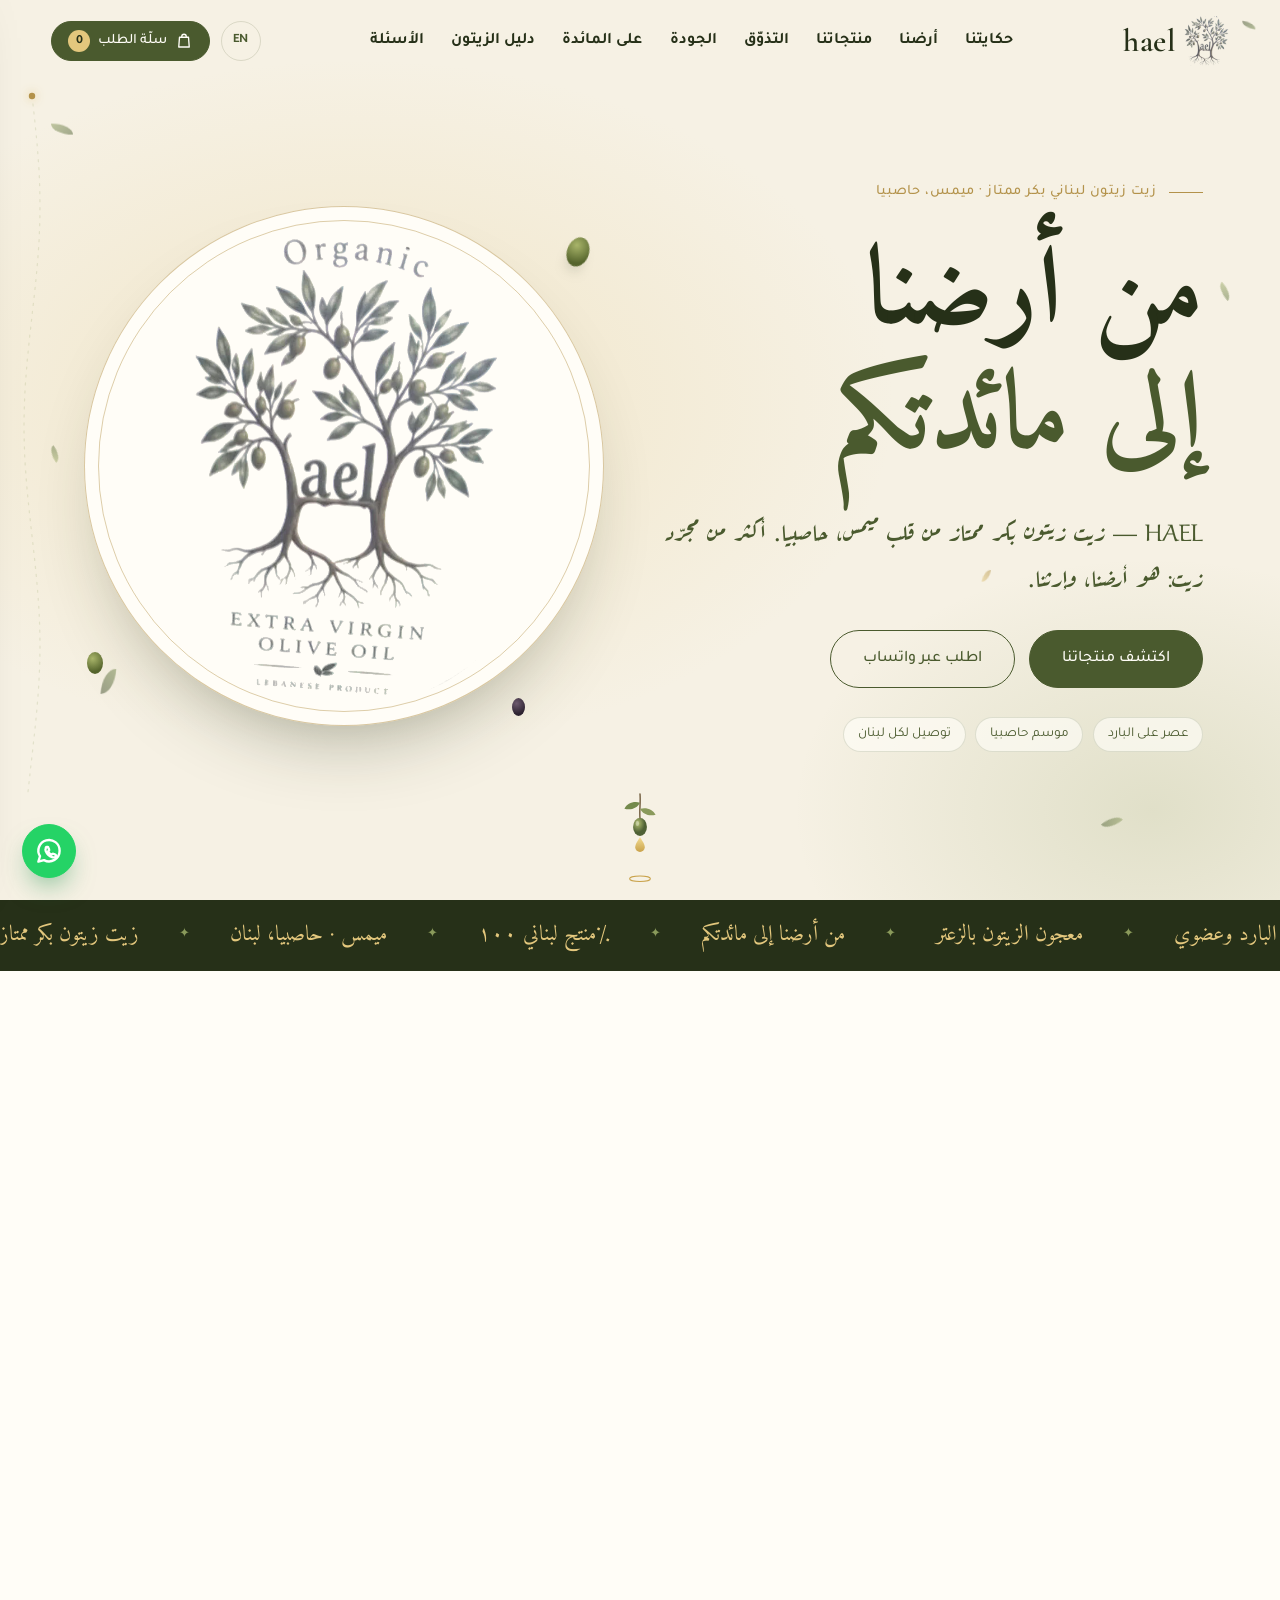
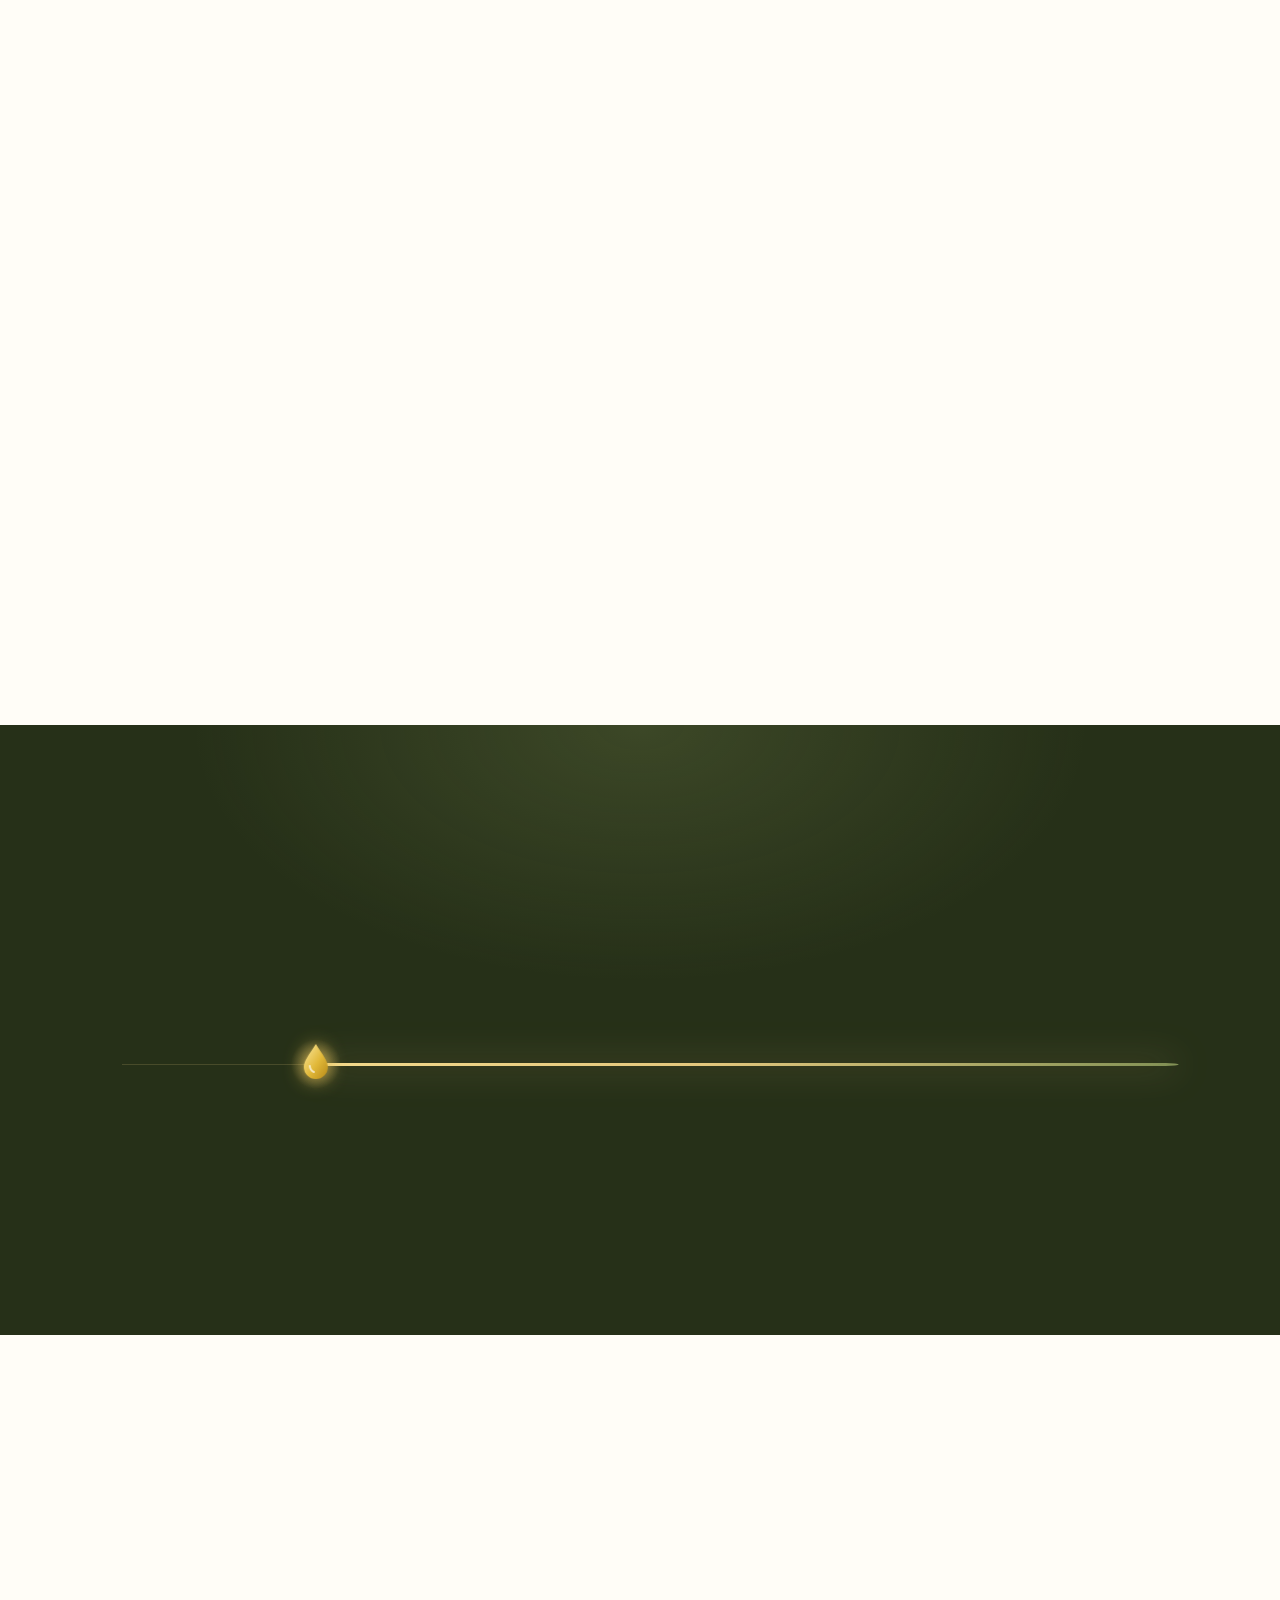
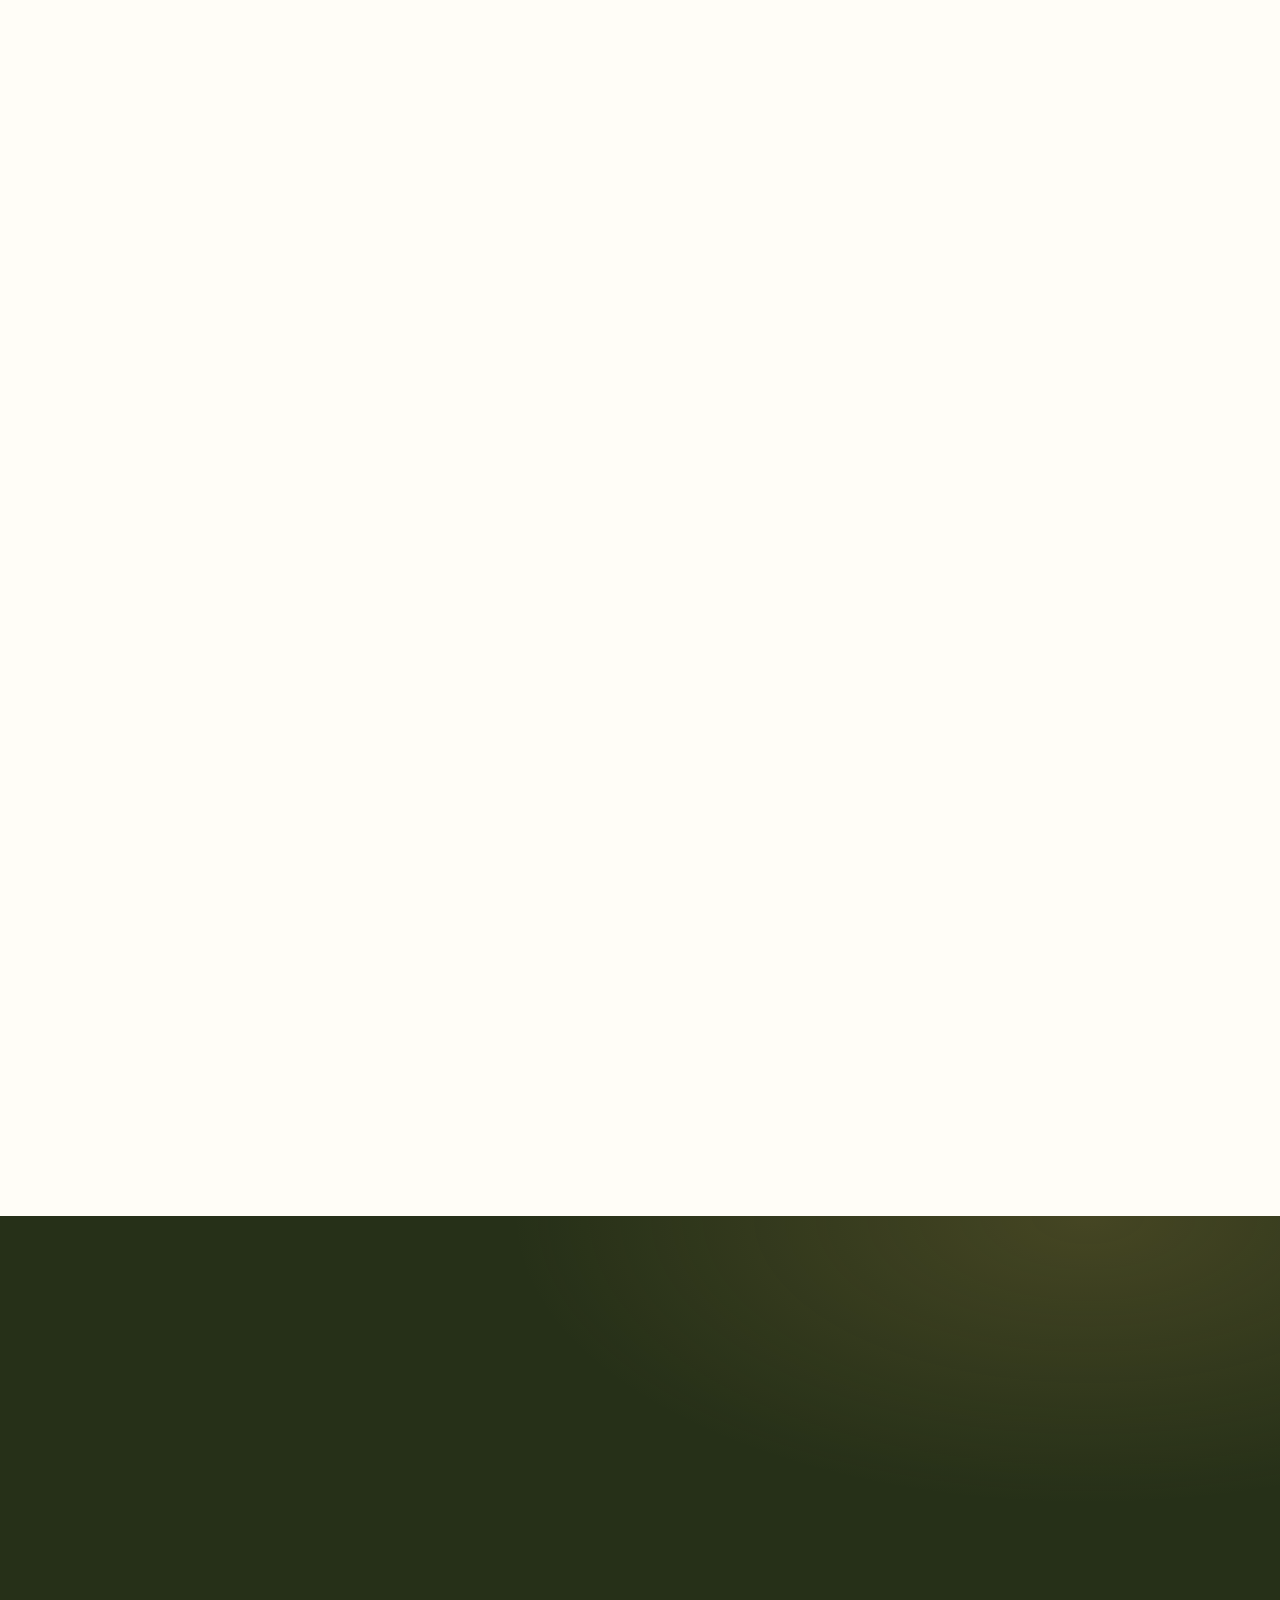
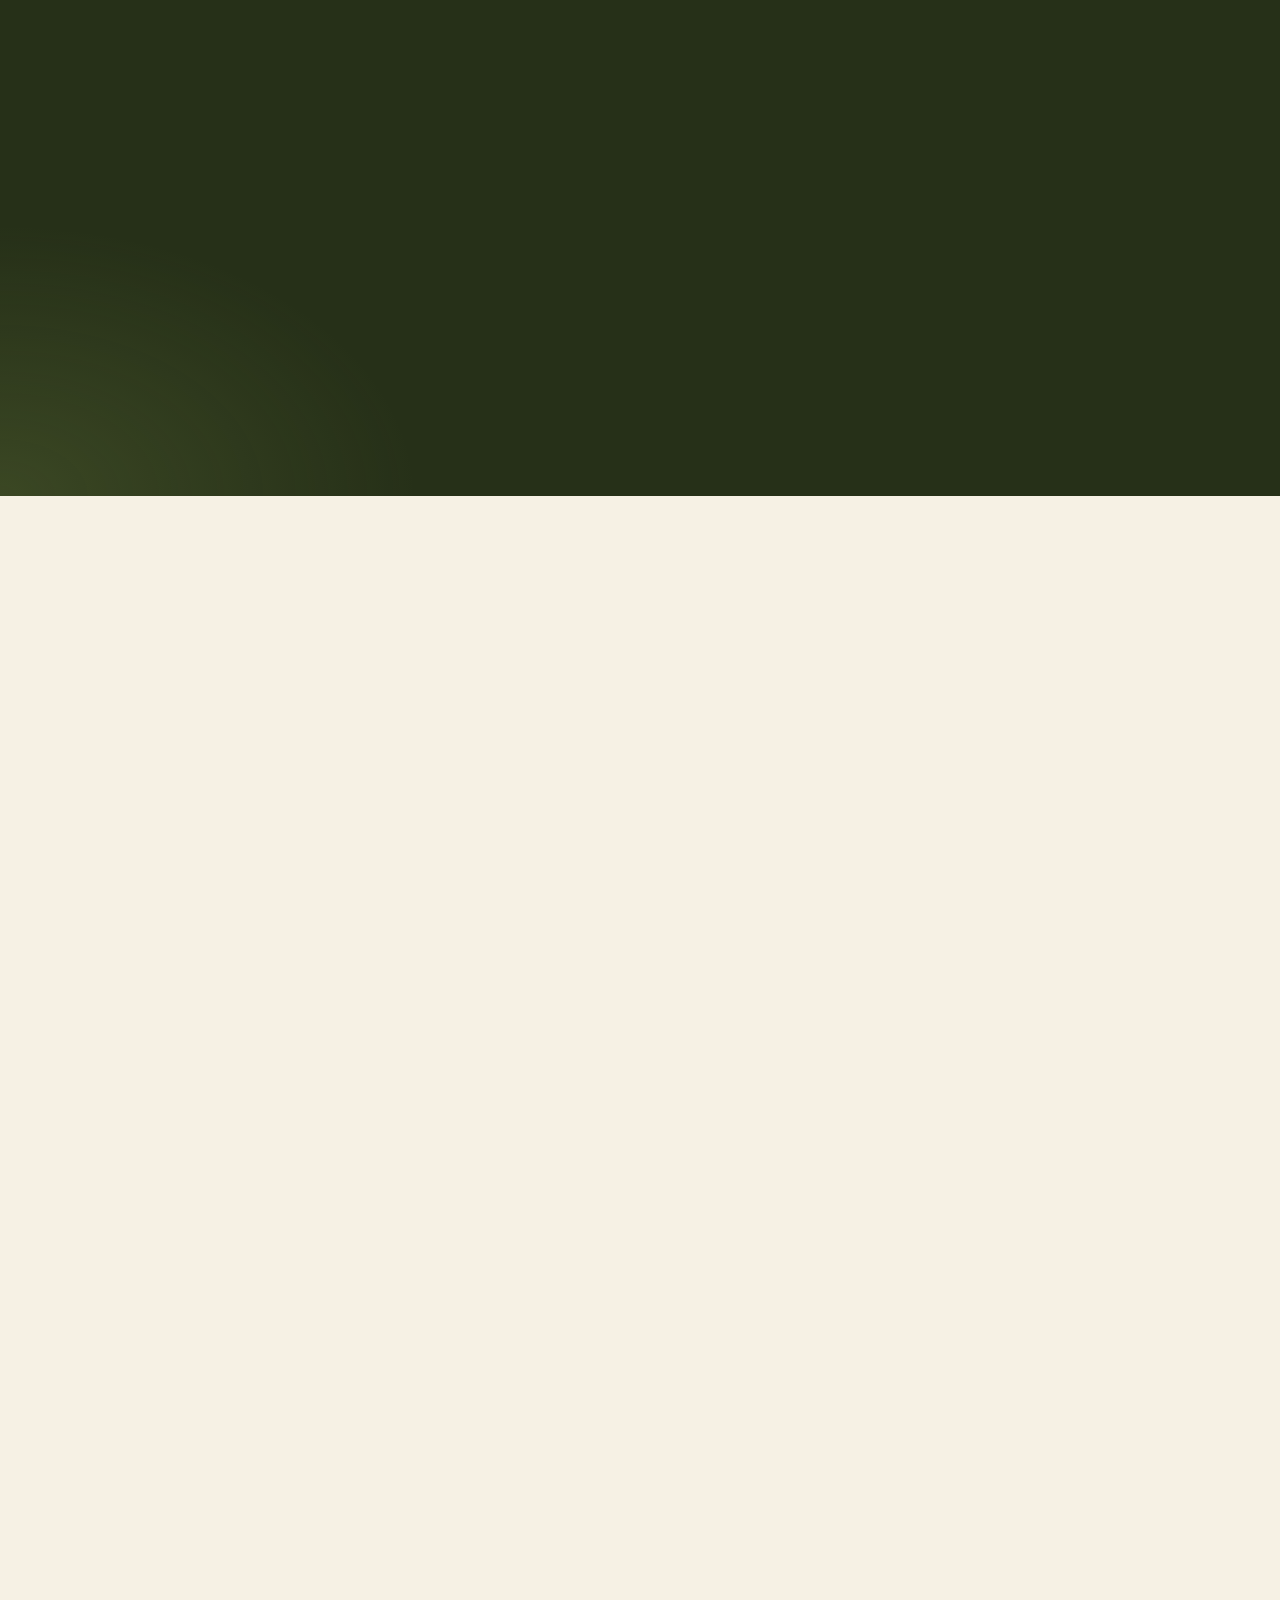
<file: index.html>
<!DOCTYPE html>
<html lang="ar" dir="rtl">
<head>
  <meta charset="UTF-8">
  <meta name="viewport" content="width=device-width, initial-scale=1">
  <title>زيت زيتون لبناني بكر ممتاز | HAEL Olive Oil — ميمس، حاصبيا</title>
  <meta name="description" content="HAEL — زيت زيتون لبناني بكر ممتاز معصور على البارد من بساتين ميمس، حاصبيا، مع معجون الزيتون بالزعتر. اطلب عبر واتساب، والتوصيل إلى كل لبنان.">
  <meta name="theme-color" content="#263018">
  <meta name="keywords" content="زيت زيتون, زيت زيتون لبناني, زيت زيتون بكر ممتاز, زيت زيتون بلدي, زيت زيتون في لبنان, زيت زيتون حاصبيا, ميمس, معجون الزيتون بالزعتر, Lebanese olive oil, extra virgin olive oil Lebanon, Hasbaya olive oil, HAEL">
  <link rel="canonical" href="https://hael.site/">
  <meta property="og:type" content="website">
  <meta property="og:site_name" content="HAEL Olive Oil">
  <meta property="og:url" content="https://hael.site/">
  <meta property="og:title" content="زيت زيتون لبناني بكر ممتاز | HAEL Olive Oil — ميمس، حاصبيا">
  <meta property="og:description" content="HAEL — زيت زيتون لبناني بكر ممتاز معصور على البارد من بساتين ميمس، حاصبيا، مع معجون الزيتون بالزعتر. اطلب عبر واتساب، والتوصيل إلى كل لبنان.">
  <meta property="og:image" content="https://hael.site/assets/img/og.jpg">
  <meta property="og:image:width" content="1200">
  <meta property="og:image:height" content="630">
  <meta property="og:locale" content="ar_LB">
  <meta property="og:locale:alternate" content="en_US">
  <meta name="twitter:card" content="summary_large_image">
  <script type="application/ld+json">{"@context": "https://schema.org", "@graph": [{"@type": "Organization", "@id": "https://hael.site/#org", "name": "HAEL Olive Oil", "alternateName": ["HAEL", "hael", "HAEL Extra Virgin Olive Oil"], "url": "https://hael.site/", "logo": "https://hael.site/assets/img/icon-512.png", "image": "https://hael.site/assets/img/og.jpg", "description": "Extra virgin olive oil and olive paste with zaatar from Mimess, Hasbaya, Lebanon.", "telephone": "+9613915796", "sameAs": ["https://www.instagram.com/hael_olive_oil_/"], "contactPoint": {"@type": "ContactPoint", "telephone": "+9613915796", "contactType": "sales", "areaServed": "LB", "availableLanguage": ["ar", "en"]}}, {"@type": "Store", "@id": "https://hael.site/#store", "name": "HAEL Olive Oil", "url": "https://hael.site/", "image": "https://hael.site/assets/img/og.jpg", "telephone": "+9613915796", "address": {"@type": "PostalAddress", "addressLocality": "Mimess", "addressRegion": "Hasbaya", "addressCountry": "LB"}, "areaServed": {"@type": "Country", "name": "Lebanon"}, "parentOrganization": {"@id": "https://hael.site/#org"}}, {"@type": "WebSite", "@id": "https://hael.site/#website", "url": "https://hael.site/", "name": "HAEL Olive Oil", "inLanguage": ["ar", "en"], "publisher": {"@id": "https://hael.site/#org"}}, {"@type": "FAQPage", "@id": "https://hael.site/#faq", "inLanguage": "ar", "mainEntity": [{"@type": "Question", "name": "هل يتوفّر التوصيل لجميع المناطق اللبنانية؟", "acceptedAnswer": {"@type": "Answer", "text": "نعم، نوصل إلى كافة المناطق اللبنانية (بيروت، جبل لبنان، الجنوب، الشمال والبقاع)، ونؤكّد معك موعد التوصيل مباشرة عبر واتساب."}}, {"@type": "Question", "name": "هل الزيت نقي ١٠٠٪ ومن موسم ميمس – حاصبيا؟", "acceptedAnswer": {"@type": "Answer", "text": "بكل تأكيد. كل قنينة هي زيت زيتون بكر ممتاز نقي ١٠٠٪ غير مخلوط، معصور على البارد من بساتيننا في ميمس – حاصبيا."}}, {"@type": "Question", "name": "هل يمكن طلب توزيعات للأعراس أو هدايا للشركات؟", "acceptedAnswer": {"@type": "Answer", "text": "نعم، نجهّز توزيعات خاصة للمناسبات والأعراس وهدايا الشركات مع بطاقات مخصّصة. تواصل معنا عبر واتساب لتحديد الكمية والتفاصيل."}}, {"@type": "Question", "name": "كيف يُحفظ معجون الزيتون بالزعتر بعد الفتح؟", "acceptedAnswer": {"@type": "Answer", "text": "يُحفظ في البراد بعد الفتح، ويُفضّل إبقاء طبقة رقيقة من زيت الزيتون على الوجه لحفظ نكهته ونضارته لأطول فترة."}}]}, {"@type": "ItemList", "@id": "https://hael.site/#products", "name": "HAEL products", "itemListElement": [{"@type": "ListItem", "position": 1, "name": "Extra Virgin Olive Oil — زيت زيتون بكر ممتاز", "url": "https://hael.site/#products"}, {"@type": "ListItem", "position": 2, "name": "Olive Paste with Zaatar — معجون الزيتون بالزعتر", "url": "https://hael.site/#products"}]}]}</script>
  <link rel="icon" href="favicon.ico" sizes="any">
  <link rel="icon" type="image/png" sizes="32x32" href="favicon-32.png">
  <link rel="icon" type="image/png" sizes="192x192" href="assets/img/icon-192.png">
  <link rel="apple-touch-icon" href="apple-touch-icon.png">
  <link rel="manifest" href="site.webmanifest">
  <link rel="preconnect" href="https://fonts.googleapis.com">
  <link rel="preconnect" href="https://fonts.gstatic.com" crossorigin>
  <link href="https://fonts.googleapis.com/css2?family=Amiri:ital,wght@0,400;0,700;1,400&family=Aref+Ruqaa:wght@400;700&family=Cormorant+Garamond:ital,wght@0,400;0,500;0,600;1,400;1,500&family=Tajawal:wght@300;400;500;700&display=swap" rel="stylesheet">
  <link rel="preload" as="image" href="assets/img/logo.webp" type="image/webp">
  <link rel="stylesheet" href="assets/css/style.css?v=20261222">
</head>
<body>

  <!-- ===== Header ===== -->
  <header class="nav" id="nav">
    <a href="#top" class="brand" aria-label="hael">
      <img class="brand__mark" src="assets/img/logo-mark.webp" alt="" width="560" height="618">
      <span class="brand__name">hael</span>
    </a>
    <nav class="nav__links" id="navLinks">
      <a href="#story" data-en="Our Story">حكايتنا</a>
      <a href="#origin" data-en="Mimess · Hasbaya">أرضنا</a>
      <a href="#products" data-en="Products">منتجاتنا</a>
      <a href="#tasting" data-en="Tasting Notes">التذوّق</a>
      <a href="#quality" data-en="Quality">الجودة</a>
      <a href="#table" data-en="At the Table">على المائدة</a>
      <a href="#guide" data-en="Olive Guide">دليل الزيتون</a>
      <a href="#faq" data-en="FAQ">الأسئلة</a>
    </nav>
    <div class="nav__actions">
      <button class="lang" id="langBtn" type="button" aria-label="Switch language">EN</button>
      <button class="cart-btn" id="cartOpenBtn" type="button" aria-label="Order bag">
        <svg viewBox="0 0 24 24" aria-hidden="true"><path d="M6 7h12l1 13H5L6 7Z"/><path d="M9 7V6a3 3 0 0 1 6 0v1"/></svg>
        <span class="cart-btn__label" data-en="Order Bag">سلّة الطلب</span>
        <span class="cart-btn__count" id="cartCount">0</span>
      </button>
      <button class="menu-btn" id="menuBtn" type="button" aria-label="Menu" aria-expanded="false">
        <span></span><span></span><span></span>
      </button>
    </div>
  </header>

  <!-- ===== Mobile Nav Drawer ===== -->
  <div class="mobile-nav" id="mobileNav" aria-hidden="true">
    <nav class="mobile-nav__links">
      <a href="#story" data-en="Our Story">حكايتنا</a>
      <a href="#origin" data-en="Mimess · Hasbaya">أرضنا</a>
      <a href="#products" data-en="Products">منتجاتنا</a>
      <a href="#tasting" data-en="Tasting Notes">التذوّق</a>
      <a href="#quality" data-en="Quality">الجودة</a>
      <a href="#journey" data-en="The Journey">الرحلة</a>
      <a href="#table" data-en="At the Table">على المائدة</a>
      <a href="#guide" data-en="Olive Guide">دليل الزيتون</a>
      <a href="#faq" data-en="FAQ">الأسئلة الشائعة</a>
      <a href="#contact" data-en="Contact">تواصل معنا</a>
    </nav>
    <div class="mobile-nav__meta">
      <p data-en="Mimess - Hasbaya, Lebanon">ميمس - حاصبيا، لبنان</p>
      <a href="tel:+9613915796" dir="ltr">03 915 796</a>
    </div>
  </div>

  <!-- ===== Hero ===== -->
  <section class="hero" id="top">
    <div class="hero__text">
      <h1 class="hero__title reveal" data-en="<span class='hero__kw'>Lebanese Extra Virgin Olive Oil · Mimess, Hasbaya</span>From our land<br><em>to your table</em>"><span class="hero__kw">زيت زيتون لبناني بكر ممتاز · ميمس، حاصبيا</span>من أرضنا<br><em>إلى مائدتكم</em></h1>
      <p class="hero__lead reveal" data-en="HAEL — extra virgin olive oil from the heart of Mimess, Hasbaya. More than just olive oil: it's our land, our heritage.">
        HAEL — زيت زيتون بكر ممتاز من قلب ميمس، حاصبيا. أكثر من مجرّد زيت: هو أرضنا، وإرثنا.
      </p>
      <div class="hero__cta reveal">
        <a href="#products" class="btn" data-en="Discover our products">اكتشف منتجاتنا</a>
        <a href="#contact" class="btn btn--ghost" data-order="general" data-en="Order via WhatsApp">اطلب عبر واتساب</a>
      </div>
      <div class="hero__badges reveal">
        <span data-en="Cold-Pressed">عصر على البارد</span>
        <span data-en="Single-Origin Hasbaya">موسم حاصبيا</span>
        <span data-en="Delivery Across Lebanon">توصيل لكل لبنان</span>
      </div>
    </div>

    <div class="hero__art reveal">
      <div class="emblem">
        <img class="emblem__logo" src="assets/img/logo.webp" fetchpriority="high" alt="HAEL — Organic Extra Virgin Olive Oil · Lebanese Product" width="854" height="853">
      </div>
      <span class="olive olive--1"></span>
      <span class="olive olive--2"></span>
      <span class="olive olive--3"></span>
    </div>

    <a href="#story" class="scroll-hint" aria-label="Scroll">
      <svg viewBox="0 0 60 104" aria-hidden="true">
        <defs>
          <radialGradient id="hintOlive" cx=".35" cy=".3"><stop offset="0" stop-color="#b4c070"/><stop offset="1" stop-color="#4f6135"/></radialGradient>
          <linearGradient id="hintOil" x1="0" x2="0" y1="0" y2="1"><stop offset="0" stop-color="#f3dc92"/><stop offset="1" stop-color="#c9a24a"/></linearGradient>
        </defs>
        <g class="hint__branch">
          <path d="M30 0 C31 10 29 18 30 28" fill="none" stroke="#7d6a4d" stroke-width="1.8" stroke-linecap="round"/>
          <path d="M30 10 C22 8 15 11 12 17 C20 19 27 16 30 10Z" fill="#748a4c"/>
          <path d="M30 17 C38 15 45 18 48 24 C40 26 33 23 30 17Z" fill="#8a9a5b"/>
          <ellipse cx="30" cy="38" rx="8" ry="10.500" fill="url(#hintOlive)"/>
          <ellipse cx="27" cy="34" rx="2" ry="3" fill="#fff" opacity=".35"/>
        </g>
        <path class="hint__drop" d="M30 50 C34 56 35.500 59 35.500 61.500 A5.500 5.500 0 0 1 24.500 61.500 C24.500 59 26 56 30 50Z" fill="url(#hintOil)"/>
        <ellipse class="hint__ripple" cx="30" cy="98" rx="12" ry="3.200" fill="none" stroke="#c9a24a" stroke-width="1.2"/>
      </svg>
    </a>
  </section>

  <!-- ===== Marquee ===== -->
  <div class="marquee" aria-hidden="true">
    <div class="marquee__track" id="marquee">
      <span data-en="Extra Virgin Olive Oil">زيت زيتون بكر ممتاز</span><i>✦</i>
      <span data-en="Mimess · Hasbaya, Lebanon">ميمس · حاصبيا، لبنان</span><i>✦</i>
      <span data-en="100% Lebanese Product">منتج لبناني ١٠٠٪</span><i>✦</i>
      <span data-en="From our land to your table">من أرضنا إلى مائدتكم</span><i>✦</i>
      <span data-en="Olive Paste with Zaatar">معجون الزيتون بالزعتر</span><i>✦</i>
      <span data-en="Cold-Pressed & Organic">عصر على البارد وعضوي</span><i>✦</i>
    </div>
  </div>

  <!-- ===== Story ===== -->
  <section class="story" id="story">
    <div class="story__inner">
      <p class="eyebrow reveal" data-en="Our Story">حكايتنا</p>
      <h2 class="reveal" data-en="A grandfather's name, a grandson's hands.">اسمُ الجدّ، ويدُ الحفيد.</h2>
      <p class="story__text reveal" data-en="HAEL is named after the grandfather and carried on by the grandson — built on a deep love for our land in Mimess, Hasbaya. Every drop carries the passion, sweat and tradition of our family to yours.">
        HAEL اسمٌ حمله الجدّ ويكمل الحفيدُ مسيرته اليوم، بحبٍّ عميق لأرضنا في ميمس – حاصبيا. كلّ قطرة تحمل شغف عائلتنا وتعبها وتقاليدها… من بيتنا إلى بيتكم.
      </p>
      <p class="story__text story__quote reveal" data-en="“From 90-year-old clay jars to today's tanks… the way we store has changed, but the love for the land and its olives is still the same.”">
        «من جرار الفخّار من ٩٠ سنة، لخزّانات اليوم… تغيّرت طرق التخزين، بس حبّ الأرض وزيتونها بعده متل ما هو.»
      </p>
    </div>

    <div class="story__media">
      <figure class="shot shot--tall reveal">
        <img src="assets/img/heritage.webp" alt="جدّ وحفيده بين أشجار الزيتون عند الغروب" loading="lazy" width="480" height="644">
        <figcaption data-en="A legacy passed down through generations">إرثٌ ينتقل من جيلٍ إلى جيل</figcaption>
      </figure>
      <figure class="shot reveal">
        <img src="assets/img/jars.webp" alt="جرار فخّار قديمة لتخزين الزيت" loading="lazy" width="1200" height="1200">
        <figcaption data-en="Clay jars, 90 years old">جرار الفخّار… من ٩٠ سنة</figcaption>
      </figure>
      <figure class="shot shot--tall reveal">
        <img src="assets/img/window.webp" alt="شبّاك خشبي قديم في بيت حجري وفوقه عنقود رمّان" loading="lazy" width="1100" height="1467">
        <figcaption data-en="Behind this window, the journey of HAEL continues">خلف هذا الشبّاك، حكاية HAEL مستمرّة</figcaption>
      </figure>
    </div>

    <div class="values">
      <article class="value reveal">
        <svg viewBox="0 0 48 48" aria-hidden="true"><path d="M24 44V24M24 30c-8 0-12-5-12-12 8 0 12 5 12 12Zm0-6c0-8 4-13 12-13 0 8-4 13-12 13Z"/></svg>
        <h3 data-en="100% Natural">طبيعي ١٠٠٪</h3>
        <p data-en="No additives. No preservatives. Just olives from our land in Mimess.">بلا إضافات، بلا مواد حافظة. زيتون أرضنا في ميمس وبس.</p>
      </article>
      <article class="value reveal">
        <svg viewBox="0 0 48 48" aria-hidden="true"><path d="M24 6v14M24 20c-6 4-10 4-16 2M24 20c6 4 10 4 16 2M24 20v10M24 30c-4 5-9 8-15 9M24 30c4 5 9 8 15 9M24 30v12"/></svg>
        <h3 data-en="Traditional">تقليدي</h3>
        <p data-en="Recipes and know-how handed down from one generation to the next in Hasbaya.">وصفاتٌ ومعرفةٌ تتوارثها الأجيال في حاصبيا جيلاً بعد جيل.</p>
      </article>
      <article class="value reveal">
        <svg viewBox="0 0 48 48" aria-hidden="true"><path d="M24 6c8 10 13 17 13 24a13 13 0 0 1-26 0c0-7 5-14 13-24Z"/><path d="M18 31a6 6 0 0 0 6 6"/></svg>
        <h3 data-en="Handpicked">قطاف يدوي</h3>
        <p data-en="Picked by hand from our own olive groves in Mimess.">يُقطف باليد من بساتين زيتوننا في ميمس.</p>
      </article>
    </div>
  </section>

  <!-- ===== Origin / Terroir (Mimess - Hasbaya) ===== -->
  <section class="origin" id="origin">
    <div class="origin__grid">
      <div class="origin__copy reveal">
        <p class="eyebrow" data-en="Origin & Terroir">أرضنا ومصدرنا</p>
        <h2 data-en="Born on the slopes of Mimess, Hasbaya">من سفوح ميمس في حاصبيا</h2>
        <p data-en="Nestled in the Hasbaya region near the foothills of Mount Hermon, Mimess is blessed with crisp mountain air, mineral-rich soil, and centuries-old olive groves. The natural climate gives our olives an unmistakable aroma and balanced richness.">
          تقع ميمس في قضاء حاصبيا على مقربة من سفوح جبل الشيخ، حيث يلتقي هواء الجبل النقي بالتربة الغنية وأشجار الزيتون المعمّرة. هذا المناخ الطبيعي يمنح زيتوننا نكهةً متوازنة وعطراً لا يُخطئه المتذوّق.
        </p>
        <div class="origin__meta">
          <div class="stat">
            <strong>~800m</strong>
            <span data-en="Mountain Elevation">ارتفاع عن سطح البحر</span>
          </div>
          <div class="stat">
            <strong>100%</strong>
            <span data-en="Pure & Unblended">نقي غير مخلوط</span>
          </div>
          <div class="stat">
            <strong data-en="First Press">عصرة أولى</strong>
            <span data-en="Cold Extracted">معصور على البارد</span>
          </div>
        </div>
      </div>

      <div class="origin__card reveal">
        <div class="card-frame">
          <div class="card-frame__top">
            <svg class="tree tree--card" data-tree="label" aria-hidden="true"></svg>
            <p class="card-frame__sub">EXTRA VIRGIN OLIVE OIL</p>
            <p class="card-frame__origin">LEBANESE PRODUCT</p>
          </div>
          <div class="card-frame__divider"><span>◆</span></div>
          <ul class="card-frame__info">
            <li>
              <svg viewBox="0 0 24 24" aria-hidden="true"><path d="M12 21s-6-5.5-6-11a6 6 0 1 1 12 0c0 5.5-6 11-6 11Z"/><circle cx="12" cy="10" r="2.2"/></svg>
              <span data-en="Mimess - Hasbaya, Lebanon">ميمس - حاصبيا، لبنان</span>
            </li>
            <li>
              <svg viewBox="0 0 24 24" aria-hidden="true"><path d="M5 4h4l2 5-2.5 1.5a11 11 0 0 0 5 5L15 13l5 2v4a2 2 0 0 1-2 2A16 16 0 0 1 3 6a2 2 0 0 1 2-2Z"/></svg>
              <a href="tel:+9613915796" dir="ltr">03 915 796</a>
            </li>
            <li>
              <svg viewBox="0 0 24 24" aria-hidden="true"><rect x="3" y="3" width="18" height="18" rx="5"/><circle cx="12" cy="12" r="4"/><circle cx="17.5" cy="6.5" r="1"/></svg>
              <a href="https://instagram.com/hael_olive_oil_" target="_blank" rel="noopener" dir="ltr">@HAEL_OLIVE_OIL_</a>
            </li>
          </ul>
        </div>
      </div>
    </div>
  </section>

  <!-- ===== Products ===== -->
  <section class="products" id="products">
    <header class="section-head">
      <p class="eyebrow reveal" data-en="Our Products">منتجاتنا</p>
      <h2 class="reveal" data-en="From our groves to your home">من بساتيننا إلى بيتك</h2>
    </header>

    <!-- Product 1: Olive Oil -->
    <div class="product reveal" data-product="oil">
      <div class="product__art product__art--oil">
        <svg viewBox="0 0 200 430" class="bottle" aria-hidden="true">
          <defs>
            <linearGradient id="glass" x1="0" x2="1">
              <stop offset="0" stop-color="#1c2610"/><stop offset=".35" stop-color="#3c4d22"/>
              <stop offset=".6" stop-color="#2a3717"/><stop offset="1" stop-color="#141b0b"/>
            </linearGradient>
            <linearGradient id="gold" x1="0" x2="1">
              <stop offset="0" stop-color="#8f7230"/><stop offset=".4" stop-color="#e3c77d"/><stop offset="1" stop-color="#8f7230"/>
            </linearGradient>
          </defs>
          <rect x="82" y="6" width="36" height="34" rx="4" fill="url(#gold)"/>
          <path d="M86 40h28v52c0 22 38 34 38 78v226c0 14-10 24-24 24H72c-14 0-24-10-24-24V170c0-44 38-56 38-78Z" fill="url(#glass)"/>
          <path d="M62 180c0-30 22-44 30-62" stroke="#fff" stroke-opacity=".18" stroke-width="5" fill="none" stroke-linecap="round"/>
          <rect x="48" y="205" width="104" height="150" fill="#fbf7ec"/>
          <rect x="48" y="205" width="104" height="3" fill="#b3924a"/><rect x="48" y="352" width="104" height="3" fill="#b3924a"/>
          <circle cx="100" cy="262" r="34" fill="none" stroke="#b3924a" stroke-width="1"/>
          <svg x="68" y="230" width="64" height="64" class="tree" data-tree="label"></svg>
          <text x="100" y="318" text-anchor="middle" font-family="Cormorant Garamond, serif" font-size="9.5" letter-spacing="1.6" fill="#3a4526">EXTRA VIRGIN</text>
          <text x="100" y="331" text-anchor="middle" font-family="Cormorant Garamond, serif" font-size="9.5" letter-spacing="1.6" fill="#3a4526">OLIVE OIL</text>
          <text x="100" y="344" text-anchor="middle" font-family="Cormorant Garamond, serif" font-size="5.5" letter-spacing="1.5" fill="#8f7230">LEBANESE PRODUCT</text>
        </svg>
      </div>
      <div class="product__body">
        <span class="tag" data-en="Organic · Cold-Pressed">عضوي · عصر على البارد</span>
        <h3 data-en="Organic Extra Virgin Olive Oil">زيت زيتون بكر ممتاز عضوي</h3>
        <p data-en="The heart of our house. A golden-green oil with the character of Hasbaya olives — for drizzling, dipping, and every dish that deserves the real thing.">
          قلبُ بيتنا. زيتٌ ذهبيٌّ مائلٌ إلى الخضرة يحمل شخصية زيتون حاصبيا — للتغميس، وللسلطات، ولكل طبقٍ يستحقّ الأصيل.
        </p>
        <ul class="product__list">
          <li data-en="Extra virgin, organic, cold-pressed">بكر ممتاز، عضوي، معصور على البارد</li>
          <li data-en="Single-origin from Mimess, Hasbaya">من بساتين ميمس – حاصبيا</li>
          <li data-en="Dark glass bottle to protect freshness">زجاجة داكنة تحفظ النكهة والنضارة</li>
        </ul>

        <div class="variants" role="group" aria-label="Sizes">
          <button type="button" class="variant is-active" data-variant="500ml" data-en="500 ml Bottle">قنينة ٥٠٠ مل</button>
          <button type="button" class="variant" data-variant="1L" data-en="1 Liter Bottle">قنينة ١ ليتر</button>
          <button type="button" class="variant" data-variant="tin" data-en="Family Tin">تنكة عائلية</button>
        </div>

        <div class="product__cta">
          <button type="button" class="btn add-to-cart" data-add="oil" data-en="Add to Order Bag">أضف إلى سلّة الطلب</button>
          <a class="btn btn--ghost" data-order="oil" href="#contact" data-en="Quick WhatsApp">طلب سريع</a>
        </div>
      </div>
    </div>

    <!-- Product 2: Olive Paste -->
    <div class="product product--flip reveal" data-product="paste">
      <div class="product__art product__art--paste">
        <svg viewBox="0 0 260 300" class="jar" aria-hidden="true">
          <defs>
            <linearGradient id="lid" x1="0" x2="1">
              <stop offset="0" stop-color="#8f7230"/><stop offset=".3" stop-color="#ecd28a"/>
              <stop offset=".65" stop-color="#b3924a"/><stop offset="1" stop-color="#7a6128"/>
            </linearGradient>
            <linearGradient id="paste" x1="0" x2="1">
              <stop offset="0" stop-color="#4d4a1f"/><stop offset=".4" stop-color="#7c7636"/><stop offset="1" stop-color="#454219"/>
            </linearGradient>
            <pattern id="speck" width="14" height="14" patternUnits="userSpaceOnUse">
              <circle cx="3" cy="4" r="1.3" fill="#a9a25a"/><circle cx="10" cy="9" r="1" fill="#2f2d12"/><circle cx="7" cy="2" r=".8" fill="#c4b86a"/>
            </pattern>
          </defs>
          <rect x="48" y="14" width="164" height="38" rx="8" fill="url(#lid)"/>
          <rect x="48" y="44" width="164" height="8" rx="3" fill="#7a6128" opacity=".5"/>
          <rect x="40" y="54" width="180" height="232" rx="26" fill="url(#paste)"/>
          <rect x="40" y="54" width="180" height="232" rx="26" fill="url(#speck)"/>
          <rect x="40" y="54" width="180" height="232" rx="26" fill="none" stroke="#fff" stroke-opacity=".35" stroke-width="3"/>
          <rect x="40" y="96" width="180" height="150" fill="#fbf7ec"/>
          <rect x="40" y="96" width="180" height="2.5" fill="#b3924a"/><rect x="40" y="243.500" width="180" height="2.500" fill="#b3924a"/>
          <circle cx="130" cy="134" r="27" fill="none" stroke="#b3924a" stroke-width="1"/>
          <svg x="104" y="108" width="52" height="52" class="tree" data-tree="label"></svg>
          <text x="130" y="188" text-anchor="middle" font-family="Cormorant Garamond, serif" font-weight="600" font-size="21" letter-spacing="1" fill="#2c3322">OLIVE PASTE</text>
          <rect class="jar__band" x="78" y="197" width="104" height="19" fill="#4a5a2e"/>
          <text x="130" y="210.500" text-anchor="middle" font-family="Cormorant Garamond, serif" font-weight="600" font-size="11" letter-spacing="1.5" fill="#fbf7ec" class="jar__flavor">WITH ZAATAR</text>
          <text x="130" y="233" text-anchor="middle" font-family="Cormorant Garamond, serif" font-style="italic" font-size="10" fill="#5d6a8a" class="jar__line">Heritage in Every Bite</text>
          <path d="M58 70v200" stroke="#fff" stroke-opacity=".25" stroke-width="6" stroke-linecap="round"/>
        </svg>
      </div>
      <div class="product__body">
        <span class="tag tag--gold" data-en="Heritage in Every Bite">تراث في كل لقمة</span>
        <h3 data-en="Olive Paste, six flavours">معجون الزيتون، بستّ نكهات</h3>
        <p data-en="Olives crushed into a rich paste with our extra virgin olive oil, in six flavours: from wild zaatar to walnut, cashew and a spicy one. One spoonful and the whole village is on your table.">
          زيتونٌ مهروسٌ في معجونٍ غنيّ مع زيت زيتوننا البكر الممتاز، بستّ نكهات: من الزعتر البلدي إلى الجوز والكاجو والحارّ. ملعقةٌ واحدة، والضيعةُ كلّها على مائدتك.
        </p>
        <ul class="product__list">
          <li data-en="Zaatar, walnut, spicy, sour, cashew and black olive">زعتر، جوز، حارّ، حامض، كاجو، وزيتون أسود</li>
          <li data-en="Ready to spread, dip or cook with">جاهز للدهن والتغميس والطبخ</li>
          <li data-en="No preservatives or artificial additives">خالٍ تماماً من المواد الحافظة</li>
        </ul>

        <p class="flavors__label" data-en="Choose your flavour">اختر النكهة</p>
        <div class="flavors" role="group" aria-label="Flavours">
          <button type="button" class="flavor is-active" data-flavor="zaatar" data-tag-ar="تراث في كل لقمة" data-tag-en="Heritage in Every Bite" style="--fc:#4f7d2f" data-en="With Zaatar">بالزعتر</button>
          <button type="button" class="flavor" data-flavor="walnut" data-tag-ar="طعمٌ جريء وتقليدي" data-tag-en="Bold &amp; Traditional" style="--fc:#7a4a2b" data-en="With Walnut">بالجوز</button>
          <button type="button" class="flavor" data-flavor="spicy" data-tag-ar="قليلٌ من الحرّ، كثيرٌ من النكهة" data-tag-en="A Little Heat, A Lot of Flavor" style="--fc:#c0392b" data-en="Spicy">حارّ</button>
          <button type="button" class="flavor" data-flavor="sour" data-tag-ar="لمسةٌ حامضة من الطبيعة" data-tag-en="A Zesty Touch of Nature" style="--fc:#d98a1f" data-en="Sour">حامض</button>
          <button type="button" class="flavor" data-flavor="cashew" data-tag-ar="غنيّ وكريمي" data-tag-en="Rich &amp; Creamy" style="--fc:#b5653f" data-en="With Cashew">بالكاجو</button>
          <button type="button" class="flavor" data-flavor="black" data-tag-ar="غنيّ وأصيل" data-tag-en="Rich &amp; Authentic" style="--fc:#2b2630" data-en="Black Olive">زيتون أسود</button>
        </div>

        <div class="variants" role="group" aria-label="Sizes">
          <button type="button" class="variant is-active" data-variant="250g" data-en="250 g Jar">مرطبان ٢٥٠ غ</button>
          <button type="button" class="variant" data-variant="500g" data-en="500 g Jar">مرطبان ٥٠٠ غ</button>
        </div>

        <div class="product__cta">
          <button type="button" class="btn add-to-cart" data-add="paste" data-en="Add to Order Bag">أضف إلى سلّة الطلب</button>
          <a class="btn btn--ghost" data-order="paste" href="#contact" data-en="Quick WhatsApp">طلب سريع</a>
        </div>
      </div>
    </div>

    <!-- Product 3: Heritage Gift Box -->
    <div class="product reveal" data-product="gift">
      <div class="product__art product__art--gift">
        <svg viewBox="0 0 280 300" class="giftbox" aria-hidden="true">
          <defs>
            <linearGradient id="boxBody" x1="0" x2="1" y1="0" y2="1">
              <stop offset="0" stop-color="#394723"/><stop offset="1" stop-color="#222b14"/>
            </linearGradient>
            <linearGradient id="ribbon" x1="0" x2="1">
              <stop offset="0" stop-color="#9b7d39"/><stop offset=".5" stop-color="#ecd28a"/><stop offset="1" stop-color="#9b7d39"/>
            </linearGradient>
          </defs>
          <!-- Handle -->
          <path d="M104 82 C104 42, 176 42, 176 82" fill="none" stroke="url(#ribbon)" stroke-width="5" stroke-linecap="round"/>
          <!-- Bag / Box -->
          <rect x="44" y="80" width="192" height="196" rx="16" fill="url(#boxBody)"/>
          <rect x="54" y="90" width="172" height="176" rx="10" fill="none" stroke="#b3924a" stroke-opacity=".55" stroke-width="1.2"/>
          <!-- Gold Ribbon -->
          <rect x="44" y="136" width="192" height="12" fill="url(#ribbon)" opacity=".85"/>
          <!-- Cream Seal -->
          <circle cx="140" cy="176" r="46" fill="#fbf7ec" stroke="#b3924a" stroke-width="1.5"/>
          <svg x="106" y="142" width="68" height="68" class="tree" data-tree="label"></svg>
          <text x="140" y="246" text-anchor="middle" font-family="Cormorant Garamond, serif" font-size="11" letter-spacing="2.4" fill="#e3c77d">HERITAGE GIFT SET</text>
        </svg>
      </div>
      <div class="product__body">
        <span class="tag tag--gold" data-en="Gifting & Occasions">للهدايا والمناسبات</span>
        <h3 data-en="The Heritage Gift Set">مجموعة الإرث للهدايا</h3>
        <p data-en="Give a taste of Lebanon that lingers. Our signature extra virgin olive oil paired with olive paste with zaatar, presented in an elegant gift bag with a personalized card.">
          اهدِ طعماً من لبنان يبقى في الذاكرة. زجاجة زيت الزيتون البكر الممتاز مع مرطبان معجون الزيتون بالزعتر، في كيس هدايا أنيق مع بطاقة إهداء خاصة.
        </p>
        <ul class="product__list">
          <li data-en="500ml Olive Oil + 250g Olive Paste with Zaatar">قنينة زيت ٥٠٠ مل + مرطبان معجون بالزعتر ٢٥٠ غ</li>
          <li data-en="Luxury gift bag & custom greeting card">كيس هدايا فاخر مع بطاقة إهداء باسمك</li>
          <li data-en="Available for corporate gifts & wedding favors">متوفرة لهدايا الشركات وتوزيعات المناسبات</li>
        </ul>

        <div class="variants" role="group" aria-label="Gift Options">
          <button type="button" class="variant is-active" data-variant="duo" data-en="Classic Duo">ثنائي الإرث</button>
          <button type="button" class="variant" data-variant="events" data-en="Events / Bulk">توزيعات ومناسبات</button>
        </div>

        <div class="product__cta">
          <button type="button" class="btn add-to-cart" data-add="gift" data-en="Add to Order Bag">أضف إلى سلّة الطلب</button>
          <a class="btn btn--ghost" data-order="gift" href="#contact" data-en="Inquire for Events">استفسار للمناسبات</a>
        </div>
      </div>
    </div>
  </section>

  <!-- ===== Gallery (real photos) ===== -->
  <section class="gallery" id="gallery">
    <header class="section-head">
      <p class="eyebrow reveal" data-en="Unretouched">بلا رتوش</p>
      <h2 class="reveal" data-en="hael, as it really is">hael كما هو على الطاولة</h2>
      <p class="section-sub reveal" data-en="Real photos of our bottles and jars among people. Tap any photo to enlarge it.">صور حقيقية لقنانينا ومرطباناتنا بين الناس. اضغط على أي صورة لتكبيرها.</p>
    </header>
    <div class="gallery__grid">
      <a class="shotg shotg--big reveal" href="assets/img/gallery/g1.webp" data-full-w="1050" data-full-h="1400">
        <img src="assets/img/gallery/g1-t.webp" alt="سلّة قناني زيت زيتون HAEL البكر الممتاز مع مرطبانات معجون الزيتون" data-alt-en="A basket of HAEL extra virgin olive oil bottles with jars of olive paste" loading="lazy" width="1100" height="1467" style="object-position:50% 60%">
      </a>
      <a class="shotg reveal" href="assets/img/gallery/g2.webp" data-full-w="720" data-full-h="1280">
        <img src="assets/img/gallery/g2-t.webp" alt="صحن لبنة بزيت الزيتون تحيط به مرطبانات معجون الزيتون HAEL بنكهاته" data-alt-en="Labneh with olive oil, surrounded by HAEL olive paste jars in several flavours" loading="lazy" width="640" height="1138" style="object-position:50% 62%">
      </a>
      <a class="shotg reveal" href="assets/img/gallery/g3.webp" data-full-w="1050" data-full-h="1400">
        <img src="assets/img/gallery/g3-t.webp" alt="زيت زيتون بلدي في قناني زجاج كبيرة مع مرطبانات معجون الزيتون" data-alt-en="Fresh olive oil in large glass demijohns beside jars of olive paste" loading="lazy" width="640" height="853" style="object-position:50% 45%">
      </a>
      <a class="shotg reveal" href="assets/img/gallery/g4.webp" data-full-w="1050" data-full-h="1400">
        <img src="assets/img/gallery/g4-t.webp" alt="مرطبانات معجون الزيتون HAEL وكيس الهدايا" data-alt-en="HAEL olive paste jars stacked in front of the gift bag" loading="lazy" width="640" height="853" style="object-position:50% 55%">
      </a>
      <a class="shotg reveal" href="assets/img/gallery/g5.webp" data-full-w="1050" data-full-h="1400">
        <img src="assets/img/gallery/g5-t.webp" alt="تذوّق معجون الزيتون وزيت الزيتون على طاولة HAEL" data-alt-en="Tasting table with HAEL olive paste and olive oil" loading="lazy" width="640" height="853" style="object-position:50% 50%">
      </a>
      <a class="shotg shotg--wide reveal" href="assets/img/gallery/g6.webp" data-full-w="1050" data-full-h="1400">
        <img src="assets/img/gallery/g6-t.webp" alt="قناني زيت زيتون HAEL مصفوفة على طاولة العرض" data-alt-en="HAEL olive oil bottles lined up on the stand" loading="lazy" width="1100" height="1467" style="object-position:50% 48%">
      </a>
      <a class="shotg shotg--wide reveal" href="assets/img/gallery/g7.webp" data-full-w="1050" data-full-h="1400">
        <img src="assets/img/gallery/g7-t.webp" alt="طاولة HAEL كاملة: زيت الزيتون ومعجون الزيتون وشعار العلامة" data-alt-en="The full HAEL stand: olive oil, olive paste and the brand emblem" loading="lazy" width="1100" height="1467" style="object-position:50% 78%">
      </a>
    </div>
  </section>

  <!-- ===== Tasting Notes & Care Guide ===== -->
  <section class="tasting" id="tasting">
    <header class="section-head">
      <p class="eyebrow reveal" data-en="Tasting Profile & Care">بطاقة التذوّق والعناية</p>
      <h2 class="reveal" data-en="How to taste & keep it at its best">كيف تتذوّقه وتحفظ نضارته</h2>
    </header>

    <div class="tasting__grid">
      <div class="tasting__card reveal">
        <h3 data-en="Flavor Profile">ملامح النكهة</h3>
        <p class="tasting__sub" data-en="Early-to-mid season Hasbaya olives pressed cold for balance.">زيتون حاصبيا المعصور على البارد لتوازن مثالي بين النعومة والعمق.</p>
        <div class="meter">
          <div class="meter__row">
            <span data-en="Green Fruitiness">الفاكهية الخضراء</span>
            <strong data-en="Rich">غنيّة</strong>
          </div>
          <div class="meter__bar"><span style="--w: 84%"></span></div>
        </div>
        <div class="meter">
          <div class="meter__row">
            <span data-en="Herbal Aroma">العطر العشبي</span>
            <strong data-en="Fresh">منعش</strong>
          </div>
          <div class="meter__bar"><span style="--w: 78%"></span></div>
        </div>
        <div class="meter">
          <div class="meter__row">
            <span data-en="Peppery Finish">الحرّاقة اللطيفة</span>
            <strong data-en="Balanced">متوازنة</strong>
          </div>
          <div class="meter__bar"><span style="--w: 65%"></span></div>
        </div>
      </div>

      <div class="tasting__card reveal">
        <h3 data-en="Keeping Your Oil Fresh">كيف تحفظ زيتك طازجاً؟</h3>
        <ul class="care-list">
          <li>
            <span class="care-list__icon">☀</span>
            <div>
              <strong data-en="Away from light">بعيداً عن الضوء المباشر</strong>
              <p data-en="Store in a cool, dark cupboard rather than beside the stove.">احفظه في خزانة باردة ومظلمة بعيداً عن الشمس وحرارة الفرن.</p>
            </div>
          </li>
          <li>
            <span class="care-list__icon">◈</span>
            <div>
              <strong data-en="Seal tightly after use">أغلق الغطاء بإحكام</strong>
              <p data-en="Oxygen dulls the aroma over time — close the cap right after pouring.">الأكسجين يضعف العطر مع الوقت، فأغلق القنينة مباشرة بعد الاستخدام.</p>
            </div>
          </li>
          <li>
            <span class="care-list__icon">✦</span>
            <div>
              <strong data-en="Best enjoyed fresh">الأجمل وهو طازج</strong>
              <p data-en="Use it generously every day; extra virgin olive oil shines brightest within its harvest year.">استمتع به يومياً؛ زيت الزيتون البكر الممتاز يبلغ ذروة نكهته خلال عام موسمه.</p>
            </div>
          </li>
        </ul>
      </div>
    </div>
  </section>

  <!-- ===== Quality ===== -->
  <section class="quality" id="quality">
    <header class="section-head">
      <p class="eyebrow reveal" data-en="Quality">الجودة</p>
      <h2 class="reveal" data-en="Quality has proof">الجودة إلها دليل</h2>
      <p class="section-sub reveal" data-en="Not every story is told in words — some are told by results. Laboratory analysis classifies HAEL as Extra Virgin Olive Oil.">مش كل حكاية بتنحكى بالكلام… في حكايات بتشهد عليها النتائج. التحليل المخبري يصنّف زيت HAEL زيتَ زيتون بكراً ممتازاً.</p>
    </header>
    <div class="metrics">
      <article class="metric reveal" style="--v:26%">
        <span class="metric__val">0.21<small>%</small></span>
        <h3 data-en="Free acidity">الحموضة الحرّة</h3>
        <div class="metric__bar"><i></i></div>
        <p data-en="Extra virgin limit: 0.8%">حدّ البكر الممتاز: 0.8%</p>
      </article>
      <article class="metric reveal" style="--v:12.5%">
        <span class="metric__val">2.5</span>
        <h3 data-en="Peroxide index">رقم البيروكسيد</h3>
        <div class="metric__bar"><i></i></div>
        <p data-en="Extra virgin limit: 20">حدّ البكر الممتاز: 20</p>
      </article>
      <article class="metric reveal" style="--v:72%">
        <span class="metric__val">1.8</span>
        <h3>K232</h3>
        <div class="metric__bar"><i></i></div>
        <p data-en="Extra virgin limit: 2.5">حدّ البكر الممتاز: 2.5</p>
      </article>
      <article class="metric reveal" style="--v:82%">
        <span class="metric__val">0.18</span>
        <h3>K270</h3>
        <div class="metric__bar"><i></i></div>
        <p data-en="Extra virgin limit: 0.22">حدّ البكر الممتاز: 0.22</p>
      </article>
    </div>
    <p class="quality__note reveal" data-en="Lower is better. Chemical analysis of a HAEL olive oil sample, October 2026.">كلّما انخفض الرقم كان أفضل. تحليل كيميائي لعيّنة من زيت HAEL، تشرين الأول ٢٠٢٦.</p>
  </section>

  <!-- ===== Journey ===== -->
  <section class="journey" id="journey">
    <header class="section-head section-head--light">
      <p class="eyebrow reveal" data-en="The Journey">الرحلة</p>
      <h2 class="reveal" data-en="From the roots to the table">من الجذور إلى المائدة</h2>
    </header>
    <ol class="steps">
      <li class="step reveal">
        <span class="step__num">01</span>
        <h3 data-en="The Soil">التراب</h3>
        <p data-en="It all starts with trees in Mimess cared for organically, the way the land intended.">كلّ شيء يبدأ من أشجارٍ في ميمس نرعاها عضوياً، كما أرادت الأرض.</p>
      </li>
      <li class="step reveal">
        <span class="step__num">02</span>
        <h3 data-en="The Harvest">القطاف</h3>
        <p data-en="Olives are picked by hand in season, when the fruit is at its best.">يُقطف الزيتون يدوياً في موسمه، حين تكون الثمرة في أفضل حالاتها.</p>
      </li>
      <li class="step reveal">
        <span class="step__num">03</span>
        <h3 data-en="The Press">العصر</h3>
        <p data-en="Cold-pressed within hours into extra virgin oil that keeps its flavor and aroma.">يُعصر على البارد خلال ساعات ليحفظ نكهته وعطره وفوائده.</p>
      </li>
      <li class="step reveal">
        <span class="step__num">04</span>
        <h3 data-en="Your Table">مائدتك</h3>
        <p data-en="Bottled, wrapped, and delivered across Lebanon — heritage, ready to share.">يُعبّأ ويُغلّف ويصل إليك في كل لبنان — إرثٌ جاهزٌ للمشاركة.</p>
      </li>
    </ol>
  </section>

  <!-- ===== Table / Serving ideas ===== -->
  <section class="table" id="table">
    <header class="section-head">
      <p class="eyebrow reveal" data-en="At the Table">على المائدة</p>
      <h2 class="reveal" data-en="Seven dishes, one golden thread">سبعة أطباق، وخيطُ زيتٍ يجمعها</h2>
      <p class="section-sub reveal" data-en="Quick home recipes from the village kitchen. Each one is finished the same way: with a thread of olive oil.">وصفات بيتية سريعة من مطبخ الضيعة. كلّها تنتهي بالطريقة نفسها: بخيطٍ من زيت الزيتون.</p>
    </header>
    <svg width="0" height="0" style="position:absolute" aria-hidden="true">
      <defs>
        <filter id="oilWobble" x="-300%" y="-4%" width="700%" height="108%">
          <feTurbulence type="fractalNoise" baseFrequency="0.018 0.07" numOctaves="1" seed="4" result="n">
            <animate attributeName="baseFrequency" dur="1.6s" values="0.018 0.07;0.03 0.11;0.018 0.07" repeatCount="indefinite"/>
          </feTurbulence>
          <feDisplacementMap in="SourceGraphic" in2="n" scale="5" xChannelSelector="R" yChannelSelector="B"/>
        </filter>
        <filter id="oilEdge" x="-20%" y="-20%" width="140%" height="140%">
          <feTurbulence type="fractalNoise" baseFrequency="0.045" numOctaves="2" seed="11" result="n"/>
          <feDisplacementMap in="SourceGraphic" in2="n" scale="11" xChannelSelector="R" yChannelSelector="G"/>
          <feGaussianBlur stdDeviation=".5"/>
        </filter>
        <linearGradient id="btlGlass" x1="0" y1="0" x2="0" y2="1">
          <stop offset="0" stop-color="#151b0b"/><stop offset=".22" stop-color="#45562a"/><stop offset=".5" stop-color="#2a3518"/><stop offset="1" stop-color="#10150a"/>
        </linearGradient>
        <linearGradient id="btlGold" x1="0" y1="0" x2="0" y2="1">
          <stop offset="0" stop-color="#8f6f2c"/><stop offset=".4" stop-color="#f0d68c"/><stop offset="1" stop-color="#8a6a28"/>
        </linearGradient>
      </defs>
    </svg>
    <div class="recipes">
      <article class="recipe reveal">
        <span class="recipe__halo" aria-hidden="true"></span>
        <span class="pour" aria-hidden="true">
          <i class="pour__pool"></i><i class="pour__gloss"></i><i class="pour__splash"></i><i class="pour__stream"><b></b></i>
          <svg class="pour__bottle" viewBox="-4 -16 92 32" width="92" height="32">
            <path d="M0 -4.2 H21 C27 -5 28 -13 36 -13 H82 a4 4 0 0 1 4 4 V9 a4 4 0 0 1 -4 4 H36 C28 13 27 5 21 4.2 H0Z" fill="url(#btlGlass)"/>
            <path d="M2 -1.5 H21 C28 -2 29 -8 37 -8 H84 V8 H37 C29 8 28 2 21 1.5 H2Z" fill="#8f9a1e" opacity=".28"/>
            <rect x="-1.2" y="-5.2" width="3.4" height="10.4" rx="1.2" fill="url(#btlGold)"/>
            <rect x="6" y="-4.6" width="9" height="9.2" fill="url(#btlGold)" opacity=".9"/>
            <path d="M23 -6.2 C28 -8 30 -11.2 37 -11.2 H80" fill="none" stroke="#fff" stroke-width="1.5" stroke-linecap="round" opacity=".32"/>
            <path d="M40 10.6 H78" stroke="#000" stroke-width="1.6" stroke-linecap="round" opacity=".25"/>
            <rect x="41" y="-11.5" width="38" height="23" rx="1.5" fill="#fbf7ec" stroke="#b3924a" stroke-width=".5"/>
            <image href="assets/img/logo-mark.webp" x="48.5" y="-13" width="23" height="26" transform="rotate(-90 60 0)"/>
          </svg>
        </span>
        <span class="recipe__shine" aria-hidden="true"></span>
        <svg class="recipe__plate" viewBox="0 0 200 200" role="img" aria-label="لبنة بالزيت والنعناع"><circle cx="100" cy="100" r="93" fill="#fffdf7" stroke="#e4d9bb" stroke-width="1.5"/><image href="assets/img/recipe-labneh.webp" x="10" y="10" width="180" height="180"/><circle cx="100" cy="100" r="90" fill="none" stroke="rgba(38,48,24,.22)" stroke-width="1"/></svg>
        <span class="recipe__time" data-en="5 min">٥ دقائق</span>
        <h3 data-en="Labneh with olive oil &amp; mint">لبنة بالزيت والنعناع</h3>
        <p class="recipe__ing" data-en="Labneh, HAEL olive oil, fresh mint, a few olives.">لبنة، زيت زيتون HAEL، نعناع أخضر، حبّات زيتون.</p>
        <details class="recipe__how">
          <summary data-en="How to make it">طريقة التحضير</summary>
          <ol>
            <li data-en="Spread the labneh on a plate and swirl grooves with the back of a spoon.">نفرد اللبنة في صحن ونرسم فيها دوائر بظهر الملعقة.</li>
            <li data-en="Pour the oil generously until it fills the grooves.">نسكب الزيت بسخاء حتى يملأ الدوائر.</li>
            <li data-en="Top with mint leaves, add olives on the side, and serve with warm bread.">نزيّن بأوراق النعناع، والزيتون على الجنب، ويُقدَّم مع خبز ساخن.</li>
          </ol>
        </details>
        <button type="button" class="recipe__add" data-quick-add="oil" data-en="+ Add olive oil to bag">+ زيت الزيتون إلى السلّة</button>
      </article>
      <article class="recipe recipe--hot reveal">
        <svg class="steam" viewBox="0 0 60 60" aria-hidden="true">
          <path d="M14 56 C6 44 22 38 14 26 C8 16 20 12 16 4"/>
          <path d="M30 56 C22 44 38 38 30 26 C24 16 36 12 32 4"/>
          <path d="M46 56 C38 44 54 38 46 26 C40 16 52 12 48 4"/>
        </svg>
        <span class="recipe__halo" aria-hidden="true"></span>
        <span class="pour" aria-hidden="true">
          <i class="pour__pool"></i><i class="pour__gloss"></i><i class="pour__splash"></i><i class="pour__stream"><b></b></i>
          <svg class="pour__bottle" viewBox="-4 -16 92 32" width="92" height="32">
            <path d="M0 -4.2 H21 C27 -5 28 -13 36 -13 H82 a4 4 0 0 1 4 4 V9 a4 4 0 0 1 -4 4 H36 C28 13 27 5 21 4.2 H0Z" fill="url(#btlGlass)"/>
            <path d="M2 -1.5 H21 C28 -2 29 -8 37 -8 H84 V8 H37 C29 8 28 2 21 1.5 H2Z" fill="#8f9a1e" opacity=".28"/>
            <rect x="-1.2" y="-5.2" width="3.4" height="10.4" rx="1.2" fill="url(#btlGold)"/>
            <rect x="6" y="-4.6" width="9" height="9.2" fill="url(#btlGold)" opacity=".9"/>
            <path d="M23 -6.2 C28 -8 30 -11.2 37 -11.2 H80" fill="none" stroke="#fff" stroke-width="1.5" stroke-linecap="round" opacity=".32"/>
            <path d="M40 10.6 H78" stroke="#000" stroke-width="1.6" stroke-linecap="round" opacity=".25"/>
            <rect x="41" y="-11.5" width="38" height="23" rx="1.5" fill="#fbf7ec" stroke="#b3924a" stroke-width=".5"/>
            <image href="assets/img/logo-mark.webp" x="48.5" y="-13" width="23" height="26" transform="rotate(-90 60 0)"/>
          </svg>
        </span>
        <span class="recipe__shine" aria-hidden="true"></span>
        <svg class="recipe__plate" viewBox="0 0 200 200" role="img" aria-label="بيض مقلي بزيت الزيتون"><circle cx="100" cy="100" r="93" fill="#fffdf7" stroke="#e4d9bb" stroke-width="1.5"/><image href="assets/img/recipe-egg.webp" x="10" y="10" width="180" height="180"/><circle cx="100" cy="100" r="90" fill="none" stroke="rgba(38,48,24,.22)" stroke-width="1"/></svg>
        <span class="recipe__time" data-en="5 min">٥ دقائق</span>
        <h3 data-en="Eggs fried in olive oil">بيض مقلي بزيت الزيتون</h3>
        <p class="recipe__ing" data-en="Farm eggs, HAEL olive oil, salt, sumac.">بيض بلدي، زيت زيتون HAEL، ملح، سمّاق.</p>
        <details class="recipe__how">
          <summary data-en="How to make it">طريقة التحضير</summary>
          <ol>
            <li data-en="Warm two spoonfuls of oil in a pan over medium heat.">نسخّن ملعقتين من الزيت في مقلاة على نار متوسطة.</li>
            <li data-en="Crack in the eggs and leave them until the edges set and turn golden.">نكسر البيض ونتركه حتى تتماسك أطرافه وتتحمّر.</li>
            <li data-en="A pinch of salt and sumac, then eat it with bread straight from the pan.">رشّة ملح وسمّاق، ويؤكل بالخبز من المقلاة مباشرة.</li>
          </ol>
        </details>
        <button type="button" class="recipe__add" data-quick-add="oil" data-en="+ Add olive oil to bag">+ زيت الزيتون إلى السلّة</button>
      </article>
      <article class="recipe reveal">
        <span class="recipe__halo" aria-hidden="true"></span>
        <span class="pour" aria-hidden="true">
          <i class="pour__pool"></i><i class="pour__gloss"></i><i class="pour__splash"></i><i class="pour__stream"><b></b></i>
          <svg class="pour__bottle" viewBox="-4 -16 92 32" width="92" height="32">
            <path d="M0 -4.2 H21 C27 -5 28 -13 36 -13 H82 a4 4 0 0 1 4 4 V9 a4 4 0 0 1 -4 4 H36 C28 13 27 5 21 4.2 H0Z" fill="url(#btlGlass)"/>
            <path d="M2 -1.5 H21 C28 -2 29 -8 37 -8 H84 V8 H37 C29 8 28 2 21 1.5 H2Z" fill="#8f9a1e" opacity=".28"/>
            <rect x="-1.2" y="-5.2" width="3.4" height="10.4" rx="1.2" fill="url(#btlGold)"/>
            <rect x="6" y="-4.6" width="9" height="9.2" fill="url(#btlGold)" opacity=".9"/>
            <path d="M23 -6.2 C28 -8 30 -11.2 37 -11.2 H80" fill="none" stroke="#fff" stroke-width="1.5" stroke-linecap="round" opacity=".32"/>
            <path d="M40 10.6 H78" stroke="#000" stroke-width="1.6" stroke-linecap="round" opacity=".25"/>
            <rect x="41" y="-11.5" width="38" height="23" rx="1.5" fill="#fbf7ec" stroke="#b3924a" stroke-width=".5"/>
            <image href="assets/img/logo-mark.webp" x="48.5" y="-13" width="23" height="26" transform="rotate(-90 60 0)"/>
          </svg>
        </span>
        <span class="recipe__shine" aria-hidden="true"></span>
        <svg class="recipe__plate" viewBox="0 0 200 200" role="img" aria-label="صحن الترويقة"><circle cx="100" cy="100" r="93" fill="#fffdf7" stroke="#e4d9bb" stroke-width="1.5"/><image href="assets/img/recipe-veg.webp" x="10" y="10" width="180" height="180"/><circle cx="100" cy="100" r="90" fill="none" stroke="rgba(38,48,24,.22)" stroke-width="1"/></svg>
        <span class="recipe__time" data-en="5 min">٥ دقائق</span>
        <h3 data-en="The breakfast plate">صحن الترويقة</h3>
        <p class="recipe__ing" data-en="Tomatoes, cucumber, green and black olives, mint, HAEL olive oil.">بندورة، خيار، زيتون أخضر وأسود، نعناع، زيت زيتون HAEL.</p>
        <details class="recipe__how">
          <summary data-en="How to make it">طريقة التحضير</summary>
          <ol>
            <li data-en="Slice the tomatoes and cut the cucumber into sticks.">نقطّع البندورة شرائح والخيار أصابع.</li>
            <li data-en="Arrange them on a plate with the olives and a bunch of mint.">نصفّها في صحن مع الزيتون وباقة نعناع.</li>
            <li data-en="A pinch of salt and a thread of oil over the tomatoes.">رشّة ملح، وخيطُ زيتٍ فوق البندورة.</li>
          </ol>
        </details>
        <button type="button" class="recipe__add" data-quick-add="oil" data-en="+ Add olive oil to bag">+ زيت الزيتون إلى السلّة</button>
      </article>
      <article class="recipe reveal">
        <span class="recipe__halo" aria-hidden="true"></span>
        <span class="pour" aria-hidden="true">
          <i class="pour__pool"></i><i class="pour__gloss"></i><i class="pour__splash"></i><i class="pour__stream"><b></b></i>
          <svg class="pour__bottle" viewBox="-4 -16 92 32" width="92" height="32">
            <path d="M0 -4.2 H21 C27 -5 28 -13 36 -13 H82 a4 4 0 0 1 4 4 V9 a4 4 0 0 1 -4 4 H36 C28 13 27 5 21 4.2 H0Z" fill="url(#btlGlass)"/>
            <path d="M2 -1.5 H21 C28 -2 29 -8 37 -8 H84 V8 H37 C29 8 28 2 21 1.5 H2Z" fill="#8f9a1e" opacity=".28"/>
            <rect x="-1.2" y="-5.2" width="3.4" height="10.4" rx="1.2" fill="url(#btlGold)"/>
            <rect x="6" y="-4.6" width="9" height="9.2" fill="url(#btlGold)" opacity=".9"/>
            <path d="M23 -6.2 C28 -8 30 -11.2 37 -11.2 H80" fill="none" stroke="#fff" stroke-width="1.5" stroke-linecap="round" opacity=".32"/>
            <path d="M40 10.6 H78" stroke="#000" stroke-width="1.6" stroke-linecap="round" opacity=".25"/>
            <rect x="41" y="-11.5" width="38" height="23" rx="1.5" fill="#fbf7ec" stroke="#b3924a" stroke-width=".5"/>
            <image href="assets/img/logo-mark.webp" x="48.5" y="-13" width="23" height="26" transform="rotate(-90 60 0)"/>
          </svg>
        </span>
        <span class="recipe__shine" aria-hidden="true"></span>
        <svg class="recipe__plate" viewBox="0 0 200 200" role="img" aria-label="منقوشة زعتر"><circle cx="100" cy="100" r="93" fill="#fffdf7" stroke="#e4d9bb" stroke-width="1.5"/><image href="assets/img/recipe-manousheh.webp" x="10" y="10" width="180" height="180"/><circle cx="100" cy="100" r="90" fill="none" stroke="rgba(38,48,24,.22)" stroke-width="1"/></svg>
        <span class="recipe__time" data-en="20 min">٢٠ دقيقة</span>
        <h3 data-en="Zaatar manousheh">منقوشة زعتر</h3>
        <p class="recipe__ing" data-en="Ready dough, 3 tbsp zaatar, 3 tbsp HAEL olive oil.">عجينة جاهزة، ٣ ملاعق زعتر، ٣ ملاعق زيت زيتون HAEL.</p>
        <details class="recipe__how">
          <summary data-en="How to make it">طريقة التحضير</summary>
          <ol>
            <li data-en="Mix the zaatar with the oil into a loose paste.">نخلط الزعتر بالزيت حتى يصير مزيجاً طرياً.</li>
            <li data-en="Roll the dough thin and spread the mix to the edges.">نفرد العجينة رقيقة وندهنها بالمزيج حتى الأطراف.</li>
            <li data-en="Bake in a very hot oven for 7–9 minutes until the edges turn golden.">تُخبز في فرن حامٍ جداً ٧ إلى ٩ دقائق حتى تحمرّ الأطراف.</li>
          </ol>
        </details>
        <button type="button" class="recipe__add" data-quick-add="oil" data-en="+ Add olive oil to bag">+ زيت الزيتون إلى السلّة</button>
      </article>
      <article class="recipe reveal">
        <span class="recipe__halo" aria-hidden="true"></span>
        <span class="pour" aria-hidden="true">
          <i class="pour__pool"></i><i class="pour__gloss"></i><i class="pour__splash"></i><i class="pour__stream"><b></b></i>
          <svg class="pour__bottle" viewBox="-4 -16 92 32" width="92" height="32">
            <path d="M0 -4.2 H21 C27 -5 28 -13 36 -13 H82 a4 4 0 0 1 4 4 V9 a4 4 0 0 1 -4 4 H36 C28 13 27 5 21 4.2 H0Z" fill="url(#btlGlass)"/>
            <path d="M2 -1.5 H21 C28 -2 29 -8 37 -8 H84 V8 H37 C29 8 28 2 21 1.5 H2Z" fill="#8f9a1e" opacity=".28"/>
            <rect x="-1.2" y="-5.2" width="3.4" height="10.4" rx="1.2" fill="url(#btlGold)"/>
            <rect x="6" y="-4.6" width="9" height="9.2" fill="url(#btlGold)" opacity=".9"/>
            <path d="M23 -6.2 C28 -8 30 -11.2 37 -11.2 H80" fill="none" stroke="#fff" stroke-width="1.5" stroke-linecap="round" opacity=".32"/>
            <path d="M40 10.6 H78" stroke="#000" stroke-width="1.6" stroke-linecap="round" opacity=".25"/>
            <rect x="41" y="-11.5" width="38" height="23" rx="1.5" fill="#fbf7ec" stroke="#b3924a" stroke-width=".5"/>
            <image href="assets/img/logo-mark.webp" x="48.5" y="-13" width="23" height="26" transform="rotate(-90 60 0)"/>
          </svg>
        </span>
        <span class="recipe__shine" aria-hidden="true"></span>
        <svg class="recipe__plate" viewBox="0 0 200 200" role="img" aria-label="تبولة"><circle cx="100" cy="100" r="93" fill="#fffdf7" stroke="#e4d9bb" stroke-width="1.5"/><image href="assets/img/recipe-tabbouleh.webp" x="10" y="10" width="180" height="180"/><circle cx="100" cy="100" r="90" fill="none" stroke="rgba(38,48,24,.22)" stroke-width="1"/></svg>
        <span class="recipe__time" data-en="25 min">٢٥ دقيقة</span>
        <h3 data-en="Tabbouleh">تبولة</h3>
        <p class="recipe__ing" data-en="Parsley, tomato, fine bulgur, mint, spring onion, lemon, salt, HAEL olive oil.">بقدونس، بندورة، برغل ناعم، نعناع، بصل أخضر، حامض، ملح، زيت زيتون HAEL.</p>
        <details class="recipe__how">
          <summary data-en="How to make it">طريقة التحضير</summary>
          <ol>
            <li data-en="Chop the parsley and mint finely, and dice the tomatoes small.">نفرم البقدونس والنعناع ناعماً، والبندورة مكعبات صغيرة.</li>
            <li data-en="Add the fine bulgur and spring onion.">نضيف البرغل الناعم والبصل الأخضر.</li>
            <li data-en="Just before serving: lemon, salt and a generous pour of oil, then toss.">قبل التقديم مباشرة: حامض، ملح، وسكبة كريمة من الزيت، ثم نقلّب.</li>
          </ol>
        </details>
        <button type="button" class="recipe__add" data-quick-add="oil" data-en="+ Add olive oil to bag">+ زيت الزيتون إلى السلّة</button>
      </article>
      <article class="recipe reveal">
        <span class="recipe__halo" aria-hidden="true"></span>
        <span class="pour" aria-hidden="true">
          <i class="pour__pool"></i><i class="pour__gloss"></i><i class="pour__splash"></i><i class="pour__stream"><b></b></i>
          <svg class="pour__bottle" viewBox="-4 -16 92 32" width="92" height="32">
            <path d="M0 -4.2 H21 C27 -5 28 -13 36 -13 H82 a4 4 0 0 1 4 4 V9 a4 4 0 0 1 -4 4 H36 C28 13 27 5 21 4.2 H0Z" fill="url(#btlGlass)"/>
            <path d="M2 -1.5 H21 C28 -2 29 -8 37 -8 H84 V8 H37 C29 8 28 2 21 1.5 H2Z" fill="#8f9a1e" opacity=".28"/>
            <rect x="-1.2" y="-5.2" width="3.4" height="10.4" rx="1.2" fill="url(#btlGold)"/>
            <rect x="6" y="-4.6" width="9" height="9.2" fill="url(#btlGold)" opacity=".9"/>
            <path d="M23 -6.2 C28 -8 30 -11.2 37 -11.2 H80" fill="none" stroke="#fff" stroke-width="1.5" stroke-linecap="round" opacity=".32"/>
            <path d="M40 10.6 H78" stroke="#000" stroke-width="1.6" stroke-linecap="round" opacity=".25"/>
            <rect x="41" y="-11.5" width="38" height="23" rx="1.5" fill="#fbf7ec" stroke="#b3924a" stroke-width=".5"/>
            <image href="assets/img/logo-mark.webp" x="48.5" y="-13" width="23" height="26" transform="rotate(-90 60 0)"/>
          </svg>
        </span>
        <span class="recipe__shine" aria-hidden="true"></span>
        <svg class="recipe__plate" viewBox="0 0 200 200" role="img" aria-label="حمّص بالزيت"><circle cx="100" cy="100" r="93" fill="#fffdf7" stroke="#e4d9bb" stroke-width="1.5"/><image href="assets/img/recipe-hummus.webp" x="10" y="10" width="180" height="180"/><circle cx="100" cy="100" r="90" fill="none" stroke="rgba(38,48,24,.22)" stroke-width="1"/></svg>
        <span class="recipe__time" data-en="15 min">١٥ دقيقة</span>
        <h3 data-en="Hummus with olive oil">حمّص بالزيت</h3>
        <p class="recipe__ing" data-en="Cooked chickpeas, tahini, lemon, garlic, salt, HAEL olive oil.">حمّص مسلوق، طحينة، حامض، ثوم، ملح، زيت زيتون HAEL.</p>
        <details class="recipe__how">
          <summary data-en="How to make it">طريقة التحضير</summary>
          <ol>
            <li data-en="Blend the chickpeas with tahini, lemon, garlic and salt until smooth.">نطحن الحمّص مع الطحينة والحامض والثوم والملح حتى ينعم.</li>
            <li data-en="Spread it on a plate and carve a ring in the middle.">نفرده في صحن ونحفر في وسطه دائرة.</li>
            <li data-en="Fill the ring with oil and finish with whole chickpeas and a pinch of paprika.">نملأ الدائرة بالزيت ونزيّن بحبّات حمّص ورشّة بابريكا.</li>
          </ol>
        </details>
        <button type="button" class="recipe__add" data-quick-add="oil" data-en="+ Add olive oil to bag">+ زيت الزيتون إلى السلّة</button>
      </article>
      <article class="recipe reveal">
        <span class="recipe__halo" aria-hidden="true"></span>
        <span class="pour" aria-hidden="true">
          <i class="pour__pool"></i><i class="pour__gloss"></i><i class="pour__splash"></i><i class="pour__stream"><b></b></i>
          <svg class="pour__bottle" viewBox="-4 -16 92 32" width="92" height="32">
            <path d="M0 -4.2 H21 C27 -5 28 -13 36 -13 H82 a4 4 0 0 1 4 4 V9 a4 4 0 0 1 -4 4 H36 C28 13 27 5 21 4.2 H0Z" fill="url(#btlGlass)"/>
            <path d="M2 -1.5 H21 C28 -2 29 -8 37 -8 H84 V8 H37 C29 8 28 2 21 1.5 H2Z" fill="#8f9a1e" opacity=".28"/>
            <rect x="-1.2" y="-5.2" width="3.4" height="10.4" rx="1.2" fill="url(#btlGold)"/>
            <rect x="6" y="-4.6" width="9" height="9.2" fill="url(#btlGold)" opacity=".9"/>
            <path d="M23 -6.2 C28 -8 30 -11.2 37 -11.2 H80" fill="none" stroke="#fff" stroke-width="1.5" stroke-linecap="round" opacity=".32"/>
            <path d="M40 10.6 H78" stroke="#000" stroke-width="1.6" stroke-linecap="round" opacity=".25"/>
            <rect x="41" y="-11.5" width="38" height="23" rx="1.5" fill="#fbf7ec" stroke="#b3924a" stroke-width=".5"/>
            <image href="assets/img/logo-mark.webp" x="48.5" y="-13" width="23" height="26" transform="rotate(-90 60 0)"/>
          </svg>
        </span>
        <span class="recipe__shine" aria-hidden="true"></span>
        <svg class="recipe__plate" viewBox="0 0 200 200" role="img" aria-label="لبنة مع معجون الزيتون"><circle cx="100" cy="100" r="93" fill="#fffdf7" stroke="#e4d9bb" stroke-width="1.5"/><image href="assets/img/recipe-paste.webp" x="10" y="10" width="180" height="180"/><circle cx="100" cy="100" r="90" fill="none" stroke="rgba(38,48,24,.22)" stroke-width="1"/></svg>
        <span class="recipe__time" data-en="5 min">٥ دقائق</span>
        <h3 data-en="Labneh with olive paste">لبنة مع معجون الزيتون</h3>
        <p class="recipe__ing" data-en="Labneh, HAEL olive paste in your favourite flavour, olive oil, warm bread.">لبنة، معجون الزيتون HAEL بالنكهة التي تحبّها، زيت زيتون، خبز ساخن.</p>
        <details class="recipe__how">
          <summary data-en="How to make it">طريقة التحضير</summary>
          <ol>
            <li data-en="Spread the labneh on a plate and hollow out the middle.">نفرد اللبنة في صحن ونحفر وسطها.</li>
            <li data-en="Fill the hollow with olive oil.">نملأ الحفرة بزيت الزيتون.</li>
            <li data-en="Open the jars around it: a bite of labneh, a touch of paste, on warm bread.">نفتح المرطبانات حولها: لقمة لبنة مع رشّة معجون على خبز ساخن.</li>
          </ol>
        </details>
        <button type="button" class="recipe__add" data-quick-add="paste" data-en="+ Add olive paste to bag">+ معجون الزيتون إلى السلّة</button>
      </article>
    </div>
  </section>

  <!-- ===== Gift card writer ===== -->
  <section class="gift" id="gift">
    <div class="gift__inner">
      <div class="gift__copy">
        <p class="eyebrow reveal" data-en="A gift from the village">هدية من الضيعة</p>
        <h2 class="reveal" data-en="Write a few words, we'll send them with the oil">اكتب كلمتين، ونحن نرسلها مع الزيت</h2>
        <p class="gift__lead reveal" data-en="The Heritage Gift Set, olive oil and olive paste with zaatar, travels with a card in your own words. Choose the occasion, write the message, and send the request on WhatsApp.">مجموعة الإرث، زيت الزيتون ومعجون الزيتون بالزعتر، تصل مع بطاقة بكلماتك أنت. اختر المناسبة، اكتب الرسالة، وأرسل الطلب عبر واتساب.</p>
        <div class="occasions reveal" role="group" aria-label="Occasion">
          <button type="button" class="occasion" data-msg-ar="كل عام وأنتم بخير. من خير أرضنا إلى بيتكم." data-msg-en="Happy holidays. From the goodness of our land to your home." data-en="Holiday">عيد</button>
          <button type="button" class="occasion" data-msg-ar="لأمي، التي علّمتنا أن الزيت بركة البيت." data-msg-en="For my mother, who taught us that olive oil is the blessing of a home." data-en="For mum">للأم</button>
          <button type="button" class="occasion" data-msg-ar="ما في أطيب من زيت الضيعة على سفرتكم." data-msg-en="Nothing tastes better on your table than oil from the village." data-en="Visiting family">زيارة الأهل</button>
          <button type="button" class="occasion" data-msg-ar="مبروك البيت الجديد، عسى أن يبقى عامراً بالخير." data-msg-en="Congratulations on the new home. May it always be full of good things." data-en="New home">بيت جديد</button>
          <button type="button" class="occasion" data-msg-ar="شكراً من القلب. هذه من أرضنا إليك." data-msg-en="Thank you, from the heart. This is from our land to you." data-en="Thank you">شكراً</button>
        </div>
        <form class="gift__form reveal" id="giftForm">
          <label><span data-en="To">إلى</span><input type="text" id="giftTo" maxlength="40" placeholder="اسم من تُهدى إليه" data-ph-en="Recipient's name"></label>
          <label><span data-en="From">من</span><input type="text" id="giftFrom" maxlength="40" placeholder="اسمك" data-ph-en="Your name"></label>
          <label class="gift__wide"><span data-en="Your message">رسالتك</span><textarea id="giftMsg" rows="3" maxlength="180" placeholder="اكتب رسالة قصيرة، أو اختر مناسبة من فوق" data-ph-en="Write a short message, or pick an occasion above"></textarea></label>
        </form>
        <div class="gift__cta reveal">
          <button type="button" class="btn btn--light" id="giftSend" data-en="Request the gift on WhatsApp">طلب الهدية عبر واتساب</button>
          <button type="button" class="btn btn--outline-light" id="giftBag" data-en="Add the set to the bag">إضافة المجموعة إلى السلّة</button>
        </div>
      </div>
      <div class="gift__stage reveal" aria-hidden="true">
        <div class="giftcard">
          <span class="giftcard__ribbon"></span>
          <img src="assets/img/logo-mark.webp" alt="" width="560" height="618" loading="lazy">
          <p class="giftcard__to" id="cardTo"></p>
          <p class="giftcard__msg" id="cardMsg"></p>
          <p class="giftcard__from" id="cardFrom"></p>
          <span class="giftcard__brand">hael · Mimess – Hasbaya</span>
        </div>
      </div>
    </div>
  </section>

  <!-- ===== Testimonials ===== -->
  <section class="reviews" id="reviews">
    <header class="section-head">
      <p class="eyebrow reveal" data-en="Voices from the Table">آراء زبائننا</p>
      <h2 class="reveal" data-en="What families say about hael">ما تقوله البيوت عن hael</h2>
    </header>
    <div class="reviews__grid">
      <blockquote class="review reveal">
        <p data-en="“The moment you open the bottle, you smell Hasbaya. Truly the cleanest olive oil we’ve had on our table in years.”">«من أول لحظة تفتح فيها القنينة بتشم ريحة حاصبيا. فعلاً أنقى وأطيب زيت زيتون دخل بيتنا من سنين.»</p>
        <footer>
          <strong data-en="Nadia K.">ناديا ك.</strong>
          <span data-en="Beirut">بيروت</span>
        </footer>
      </blockquote>
      <blockquote class="review reveal">
        <p data-en="“The olive paste with zaatar disappeared in two mornings! And the gift bag presentation made it my go-to gift for friends abroad.”">«معجون الزيتون بالزعتر خلص بيومين ترويقة! والتغليف الأنيق خلاه هديتي المفضلة للأصحاب المسافرين.»</p>
        <footer>
          <strong data-en="Rami H.">رامي ح.</strong>
          <span data-en="Mount Lebanon">جبل لبنان</span>
        </footer>
      </blockquote>
      <blockquote class="review reveal">
        <p data-en="“Authentic village taste with modern care. Fast WhatsApp ordering and careful delivery right to our door.”">«طعم الضيعة الأصيل مع اهتمام عصري بالتفاصيل. الطلب على واتساب سهل والتوصيل مرتب وسريع.»</p>
        <footer>
          <strong data-en="Maya S.">مايا س.</strong>
          <span data-en="Saida">صيدا</span>
        </footer>
      </blockquote>
    </div>
  </section>

  <!-- ===== Olive guide (articles) ===== -->
  <section class="guide" id="guide">
    <header class="section-head">
      <p class="eyebrow reveal" data-en="Olive Guide">دليل الزيتون</p>
      <h2 class="reveal" data-en="All about olives and olive oil">كل ما تودّ معرفته عن الزيتون وزيت الزيتون</h2>
      <p class="section-sub reveal" data-en="Short reads from our groves in Hasbaya: how to choose, read and keep a real extra virgin olive oil. (Articles in Arabic.)">قراءات قصيرة من بساتيننا في حاصبيا: كيف تختار زيت الزيتون البكر الممتاز، كيف تقرأ تحليله، وكيف تحفظه.</p>
    </header>
    <div class="guide__grid">
      <a class="guide__card reveal" href="articles/how-to-choose-olive-oil.html">
        <img src="assets/img/tile-taste.webp" alt="" loading="lazy" width="404" height="404">
        <div>
          <h3>كيف تعرف زيت الزيتون البكر الممتاز الأصلي؟</h3>
          <p>سبع علامات تميّز الزيت الأصلي عن غيره قبل أن تشتري.</p>
        </div>
      </a>
      <a class="guide__card reveal" href="articles/olive-oil-acidity.html">
        <img src="assets/img/tile-bottle.webp" alt="" loading="lazy" width="404" height="404">
        <div>
          <h3>ما معنى حموضة زيت الزيتون؟ وكيف تقرأ نتيجة التحليل</h3>
          <p>الحموضة، البيروكسيد، K232 و K270: ماذا تعني هذه الأرقام؟</p>
        </div>
      </a>
      <a class="guide__card reveal" href="articles/olive-oil-storage.html">
        <img src="assets/img/jars.webp" alt="" loading="lazy" width="404" height="404">
        <div>
          <h3>كيف تحفظ زيت الزيتون في البيت ليبقى طازجاً؟</h3>
          <p>الضوء، الحرارة والهواء: ثلاثة أعداء لزيتك، وكيف تتجنّبها.</p>
        </div>
      </a>
      <a class="guide__card reveal" href="articles/olive-harvest-hasbaya.html">
        <img src="assets/img/tile-grove.webp" alt="" loading="lazy" width="404" height="404">
        <div>
          <h3>موسم قطاف الزيتون في حاصبيا: من الشجرة إلى المعصرة</h3>
          <p>رحلة حبّة الزيتون في ميمس، من الغصن حتى تصير زيتاً.</p>
        </div>
      </a>
      <a class="guide__card reveal" href="articles/green-and-black-olives.html">
        <img src="assets/img/tile-olives.webp" alt="" loading="lazy" width="404" height="404">
        <div>
          <h3>الزيتون الأخضر والأسود: ما الفرق؟ وكيف يُؤكل؟</h3>
          <p>ثمرة واحدة بلونين، ومائدة لبنانية لا تكتمل من دونها.</p>
        </div>
      </a>
    </div>
    <p class="guide__en reveal"><a href="articles/lebanese-olive-oil.html" lang="en" dir="ltr">Lebanese Extra Virgin Olive Oil from Hasbaya →</a></p>
  </section>

  <!-- ===== FAQ ===== -->
  <section class="faq" id="faq">
    <header class="section-head">
      <p class="eyebrow reveal" data-en="Questions">أسئلة شائعة</p>
      <h2 class="reveal" data-en="Everything you may want to know">كل ما قد يخطر ببالك</h2>
    </header>
    <div class="faq__list">
      <details class="faq__item reveal">
        <summary data-en="Do you deliver to all regions in Lebanon?">هل يتوفّر التوصيل لجميع المناطق اللبنانية؟</summary>
        <p data-en="Yes! We deliver across Lebanon — Beirut, Mount Lebanon, South, North, and Bekaa. Delivery timing is confirmed directly with you on WhatsApp.">نعم، نوصل إلى كافة المناطق اللبنانية (بيروت، جبل لبنان، الجنوب، الشمال والبقاع)، ونؤكّد معك موعد التوصيل مباشرة عبر واتساب.</p>
      </details>
      <details class="faq__item reveal">
        <summary data-en="Is the olive oil 100% pure and from Mimess, Hasbaya?">هل الزيت نقي ١٠٠٪ ومن موسم ميمس – حاصبيا؟</summary>
        <p data-en="Absolutely. Every bottle is 100% pure, unblended extra virgin olive oil pressed cold from our groves in Mimess, Hasbaya.">بكل تأكيد. كل قنينة هي زيت زيتون بكر ممتاز نقي ١٠٠٪ غير مخلوط، معصور على البارد من بساتيننا في ميمس – حاصبيا.</p>
      </details>
      <details class="faq__item reveal">
        <summary data-en="Can I order custom gift sets for weddings or corporate events?">هل يمكن طلب توزيعات للأعراس أو هدايا للشركات؟</summary>
        <p data-en="Yes! We prepare custom-packaged mini bottles, gift bags, and personalized cards for weddings, holidays, and corporate gifting. Message us on WhatsApp for quantities and lead time.">نعم، نجهّز توزيعات خاصة للمناسبات والأعراس وهدايا الشركات مع بطاقات مخصّصة. تواصل معنا عبر واتساب لتحديد الكمية والتفاصيل.</p>
      </details>
      <details class="faq__item reveal">
        <summary data-en="How should I store the Olive Paste with Zaatar after opening?">كيف يُحفظ معجون الزيتون بالزعتر بعد الفتح؟</summary>
        <p data-en="Keep it refrigerated after opening, and keep a thin layer of extra virgin olive oil on top to preserve its rich flavor and freshness.">يُحفظ في البراد بعد الفتح، ويُفضّل إبقاء طبقة رقيقة من زيت الزيتون على الوجه لحفظ نكهته ونضارته لأطول فترة.</p>
      </details>
    </div>
  </section>

  <!-- ===== Instagram ===== -->
  <section class="insta" id="instagram">
    <header class="section-head">
      <p class="eyebrow reveal" data-en="On Instagram">على إنستغرام</p>
      <h2 class="reveal" data-en="Moments from our land">لحظات من أرضنا</h2>
    </header>
    <div class="tiles reveal">
      <img src="assets/img/tile-land.webp" alt="HAEL — From the land. Pure by nature. Mimess – Hasbaya" loading="lazy" width="404" height="404">
      <img src="assets/img/tile-bottle.webp" alt="HAEL — Authentic Lebanese Olive Oil" loading="lazy" width="404" height="404">
      <img src="assets/img/tile-olives.webp" alt="HAEL — The Origin: Mimess, Hasbaya" loading="lazy" width="404" height="404">
      <img src="assets/img/tile-taste.webp" alt="HAEL — Exceptional taste" loading="lazy" width="404" height="404">
      <img src="assets/img/tile-label.webp" alt="HAEL — More than just oil" loading="lazy" width="404" height="404">
      <img src="assets/img/tile-grove.webp" alt="Mimess – Hasbaya: our land, our pride" loading="lazy" width="404" height="404">
    </div>
    <div class="insta__grid">
      <div class="insta__post reveal">
        <iframe src="https://www.instagram.com/p/De1vqOJOV18/embed" title="hael on Instagram" loading="lazy" allowfullscreen scrolling="no"></iframe>
      </div>
      <div class="insta__post reveal">
        <iframe src="https://www.instagram.com/p/DfxKjOsI-o2/embed" title="hael on Instagram" loading="lazy" allowfullscreen scrolling="no"></iframe>
      </div>
    </div>
    <p class="insta__more reveal">
      <a class="btn btn--ghost" href="https://instagram.com/hael_olive_oil_" target="_blank" rel="noopener" dir="ltr">@hael_olive_oil_</a>
    </p>
  </section>

  <!-- ===== Contact ===== -->
  <section class="contact" id="contact">
    <div class="contact__card reveal">
      <svg class="tree tree--contact" data-tree="plain" aria-hidden="true"></svg>
      <h2 data-en="From our land to your table">من أرضنا إلى مائدتكم</h2>
      <p data-en="Order directly via WhatsApp — for your home, or as a gift that says a lot. Straight from Mimess, Hasbaya.">
        اطلب مباشرةً عبر واتساب — لبيتك، أو هديةً تقول الكثير. مباشرةً من ميمس – حاصبيا.
      </p>
      <div class="contact__details">
        <span data-en="Mimess - Hasbaya, Lebanon">ميمس - حاصبيا، لبنان</span>
        <i>•</i>
        <a href="tel:+9613915796" dir="ltr">03 915 796</a>
        <i>•</i>
        <a href="https://instagram.com/hael_olive_oil_" target="_blank" rel="noopener" dir="ltr">@hael_olive_oil_</a>
      </div>
      <div class="contact__actions">
        <a class="btn btn--light" data-order="general" href="#" data-en="Chat on WhatsApp">راسلنا على واتساب</a>
        <a class="btn btn--outline-light" href="https://instagram.com/hael_olive_oil_" target="_blank" rel="noopener" data-en="Follow on Instagram">تابعنا على إنستغرام</a>
      </div>
    </div>
  </section>

  <footer class="footer" id="footer">
    <div class="footer__hope">
      <p class="eyebrow reveal" data-en="A new season">موسمٌ جديد</p>
      <h2 class="reveal" data-en="Every harvest is a new promise.">كلُّ موسمٍ وعدٌ جديد.</h2>
      <p class="footer__sub reveal" data-en="As long as the land keeps giving, there is goodness — and there is hope.">ما دامت الأرض تُعطي، يبقى الخير… ويبقى الأمل.</p>
    </div>

    <svg class="dawn" viewBox="0 0 1440 320" preserveAspectRatio="xMidYMax slice" aria-hidden="true">
      <defs>
        <radialGradient id="dawnGlow"><stop offset="0" stop-color="#ffe9a8" stop-opacity=".95"/><stop offset=".45" stop-color="#f5cf7a" stop-opacity=".45"/><stop offset="1" stop-color="#f5cf7a" stop-opacity="0"/></radialGradient>
        <radialGradient id="dawnSun" cx=".4" cy=".35"><stop offset="0" stop-color="#fff6d6"/><stop offset="1" stop-color="#f0c35f"/></radialGradient>
        <g id="dawnTree">
          <path d="M0 0 C-1 -8 1 -14 0 -20" stroke="#3d3323" stroke-width="2.6" fill="none" stroke-linecap="round"/>
          <ellipse cx="-7" cy="-24" rx="10" ry="8"/><ellipse cx="7" cy="-25" rx="10" ry="8.500"/><ellipse cx="0" cy="-32" rx="9" ry="7.500"/>
        </g>
      </defs>
      <g class="dawn__sun">
        <circle cx="720" cy="250" r="260" fill="url(#dawnGlow)"/>
        <g class="dawn__rays"><line x1="720" y1="154" x2="720" y2="100" transform="rotate(0.0 720 250)"/><line x1="720" y1="154" x2="720" y2="82" transform="rotate(22.5 720 250)"/><line x1="720" y1="154" x2="720" y2="100" transform="rotate(45.0 720 250)"/><line x1="720" y1="154" x2="720" y2="82" transform="rotate(67.5 720 250)"/><line x1="720" y1="154" x2="720" y2="100" transform="rotate(90.0 720 250)"/><line x1="720" y1="154" x2="720" y2="82" transform="rotate(112.5 720 250)"/><line x1="720" y1="154" x2="720" y2="100" transform="rotate(135.0 720 250)"/><line x1="720" y1="154" x2="720" y2="82" transform="rotate(157.5 720 250)"/><line x1="720" y1="154" x2="720" y2="100" transform="rotate(180.0 720 250)"/><line x1="720" y1="154" x2="720" y2="82" transform="rotate(202.5 720 250)"/><line x1="720" y1="154" x2="720" y2="100" transform="rotate(225.0 720 250)"/><line x1="720" y1="154" x2="720" y2="82" transform="rotate(247.5 720 250)"/><line x1="720" y1="154" x2="720" y2="100" transform="rotate(270.0 720 250)"/><line x1="720" y1="154" x2="720" y2="82" transform="rotate(292.5 720 250)"/><line x1="720" y1="154" x2="720" y2="100" transform="rotate(315.0 720 250)"/><line x1="720" y1="154" x2="720" y2="82" transform="rotate(337.5 720 250)"/></g>
        <circle cx="720" cy="250" r="78" fill="url(#dawnSun)"/>
      </g>
      <g class="dawn__birds">
        <path d="M0 0 q7 -7 14 0 q7 -7 14 0" transform="translate(380 70)"/>
        <path d="M0 0 q5 -5 10 0 q5 -5 10 0" transform="translate(425 96)"/>
        <path d="M0 0 q6 -6 12 0 q6 -6 12 0" transform="translate(1010 58)"/>
      </g>
      <path fill="#d3d6a8" d="M0 230 C200 170 380 200 560 215 C760 232 900 160 1100 185 C1260 205 1360 180 1440 190 V320 H0Z"/>
      <g fill="#a9b377"><use href="#dawnTree" transform="translate(150 236) scale(0.55)"/><use href="#dawnTree" transform="translate(330 247) scale(0.5)"/><use href="#dawnTree" transform="translate(980 222) scale(0.55)"/><use href="#dawnTree" transform="translate(1180 244) scale(0.5)"/><use href="#dawnTree" transform="translate(1330 232) scale(0.6)"/></g>
      <path fill="#8a9a5b" d="M0 260 C180 215 330 250 520 245 C720 240 840 205 1010 228 C1200 252 1320 222 1440 240 V320 H0Z"/>
      <path fill="#4a5a2e" d="M0 290 C240 250 420 285 640 275 C860 265 1040 245 1240 270 C1330 281 1400 276 1440 272 V320 H0Z"/>
      <g fill="#33411f"><use href="#dawnTree" transform="translate(90 281) scale(0.95)"/><use href="#dawnTree" transform="translate(430 281) scale(0.8)"/><use href="#dawnTree" transform="translate(1090 258) scale(1)"/><use href="#dawnTree" transform="translate(1290 276) scale(0.85)"/></g>
      <g class="dawn__sprout" transform="translate(600 300)">
        <path d="M0 0 C-1 -12 1 -22 0 -34" stroke="#b9c97a" stroke-width="2.4" fill="none" stroke-linecap="round"/>
        <path d="M0 -20 C-12 -22 -18 -32 -17 -40 C-7 -38 0 -30 0 -20Z" fill="#b9c97a"/>
        <path d="M0 -30 C10 -32 17 -42 16 -50 C6 -48 0 -40 0 -30Z" fill="#cdd98e"/>
      </g>
      <path fill="#263018" d="M0 306 C300 286 600 312 900 298 C1150 287 1320 300 1440 294 V321 H0Z"/>
    </svg>

    <div class="footer__base">
      <span class="brand__name">hael</span>
      <p data-en="Organic Extra Virgin Olive Oil · Mimess - Hasbaya, Lebanon">زيت زيتون بكر ممتاز عضوي · ميمس - حاصبيا، لبنان</p>
      <div class="footer__links">
        <a href="tel:+9613915796" dir="ltr">03 915 796</a>
        <span>·</span>
        <a href="https://instagram.com/hael_olive_oil_" target="_blank" rel="noopener" dir="ltr">@HAEL_OLIVE_OIL_</a>
      </div>
      <nav class="footer__guide" aria-label="Olive guide"><a href="articles/how-to-choose-olive-oil.html">كيف تعرف زيت الزيتون البكر الممتاز الأصلي؟</a> · <a href="articles/olive-oil-acidity.html">ما معنى حموضة زيت الزيتون؟ وكيف تقرأ نتيجة التحليل</a> · <a href="articles/olive-oil-storage.html">كيف تحفظ زيت الزيتون في البيت ليبقى طازجاً؟</a> · <a href="articles/olive-harvest-hasbaya.html">موسم قطاف الزيتون في حاصبيا: من الشجرة إلى المعصرة</a> · <a href="articles/green-and-black-olives.html">الزيتون الأخضر والأسود: ما الفرق؟ وكيف يُؤكل؟</a> · <a href="articles/lebanese-olive-oil.html">Lebanese Extra Virgin Olive Oil from Hasbaya</a></nav>
      <p class="footer__motto" data-en="From our land, proud of our roots.">من أرضنا، منفتخر بجذورنا.</p>
      <small>© <span id="year"></span> hael</small>
    </div>
  </footer>

  <!-- ===== Gallery lightbox ===== -->
  <div class="lightbox" id="lightbox" role="dialog" aria-modal="true" aria-label="Gallery" hidden>
    <button type="button" class="lightbox__btn lightbox__close" data-lb="close" aria-label="Close">×</button>
    <button type="button" class="lightbox__btn lightbox__prev" data-lb="prev" aria-label="Previous">‹</button>
    <img class="lightbox__img" id="lightboxImg" alt="">
    <button type="button" class="lightbox__btn lightbox__next" data-lb="next" aria-label="Next">›</button>
    <p class="lightbox__cap"><span id="lightboxCap"></span><b id="lightboxNo"></b></p>
  </div>

  <!-- ===== Article reader (opens guide articles without leaving the page) ===== -->
  <div class="reader" id="reader" role="dialog" aria-modal="true" aria-labelledby="readerTitle" hidden>
    <div class="reader__sheet" id="readerSheet">
      <div class="reader__bar">
        <button type="button" class="reader__close" id="readerClose" aria-label="Close">×</button>
        <span class="reader__label" data-en="Olive Guide">دليل الزيتون</span>
        <i class="reader__progress" id="readerProgress"></i>
      </div>
      <figure class="reader__hero">
        <img id="readerImg" alt="">
        <figcaption><h2 id="readerTitle"></h2></figcaption>
      </figure>
      <div class="reader__content article__body" id="readerBody"></div>
      <div class="reader__more" id="readerMore"></div>
      <div class="reader__cta">
        <a class="btn" data-order="general" href="#contact" data-en="Order on WhatsApp">اطلب عبر واتساب</a>
        <button type="button" class="btn btn--ghost" id="readerBack" data-en="Back to the site">العودة إلى الموقع</button>
      </div>
    </div>
  </div>

  <!-- ===== Order Bag Drawer ===== -->
  <div class="drawer-backdrop" id="drawerBackdrop" aria-hidden="true"></div>
  <aside class="drawer" id="cartDrawer" aria-hidden="true" aria-labelledby="drawerTitle">
    <header class="drawer__head">
      <h3 id="drawerTitle" data-en="Your Order Bag">سلّة الطلب</h3>
      <button type="button" class="drawer__close" id="cartCloseBtn" aria-label="Close">×</button>
    </header>
    <div class="drawer__body">
      <div class="cart-empty" id="cartEmpty">
        <p data-en="Your bag is empty. Add your favorite hael products to build a quick WhatsApp order.">سلّتك فارغة حالياً. أضف منتجات hael التي تحبها لتجهيز طلبك عبر واتساب بضغطة واحدة.</p>
      </div>
      <ul class="cart-items" id="cartItems"></ul>

      <form class="cart-form" id="cartForm">
        <label>
          <span data-en="Your Name">الاسم</span>
          <input type="text" id="custName" autocomplete="name" placeholder="مثال: كريم منصور" data-ph-en="e.g. Karim Mansour">
        </label>
        <label>
          <span data-en="Delivery Area">منطقة التوصيل</span>
          <input type="text" id="custArea" placeholder="مثال: بيروت، الحمرا" data-ph-en="e.g. Beirut, Hamra">
        </label>
        <label>
          <span data-en="Gift Note (Optional)">رسالة إهداء أو ملاحظة (اختياري)</span>
          <textarea id="custNote" rows="2" placeholder="أضف رسالة إهداء أو ملاحظة للطلب..." data-ph-en="Add a gift card message or delivery note..."></textarea>
        </label>
      </form>
    </div>
    <footer class="drawer__foot">
      <button type="button" class="btn drawer__send" id="sendOrderBtn" data-en="Send Order on WhatsApp">أرسل الطلب عبر واتساب</button>
    </footer>
  </aside>

  <!-- ===== Floating WhatsApp Button & Toast ===== -->
  <a class="wa-float" data-order="general" href="#" aria-label="WhatsApp">
    <svg viewBox="0 0 24 24" aria-hidden="true"><path d="M20.5 11.8a8.5 8.5 0 0 1-12.5 7.5L3.5 20.5l1.3-4.3a8.5 8.5 0 1 1 15.7-4.4Z"/><path d="M9.5 9.2c.2-.4.5-.4.8-.4h.6c.2 0 .4.1.5.4l.7 1.6c.1.2.1.5-.1.7l-.5.6c-.1.2-.2.3-.1.5.5 1 1.3 1.8 2.3 2.3.2.1.4 0 .5-.1l.6-.5c.2-.2.5-.2.7-.1l1.6.7c.3.1.4.3.4.5v.6c0 .3 0 .6-.4.8-.5.3-1.4.5-2.6.1-1.9-.6-4.2-2.6-5.1-4.8-.4-1.1-.2-2 .1-2.5Z"/></svg>
  </a>
  <div class="toast" id="toast" role="status" aria-live="polite"></div>

  <script src="assets/js/main.js?v=20261222"></script>
  <script src="assets/js/motion.js?v=20261222"></script>
</body>
</html>
</file>
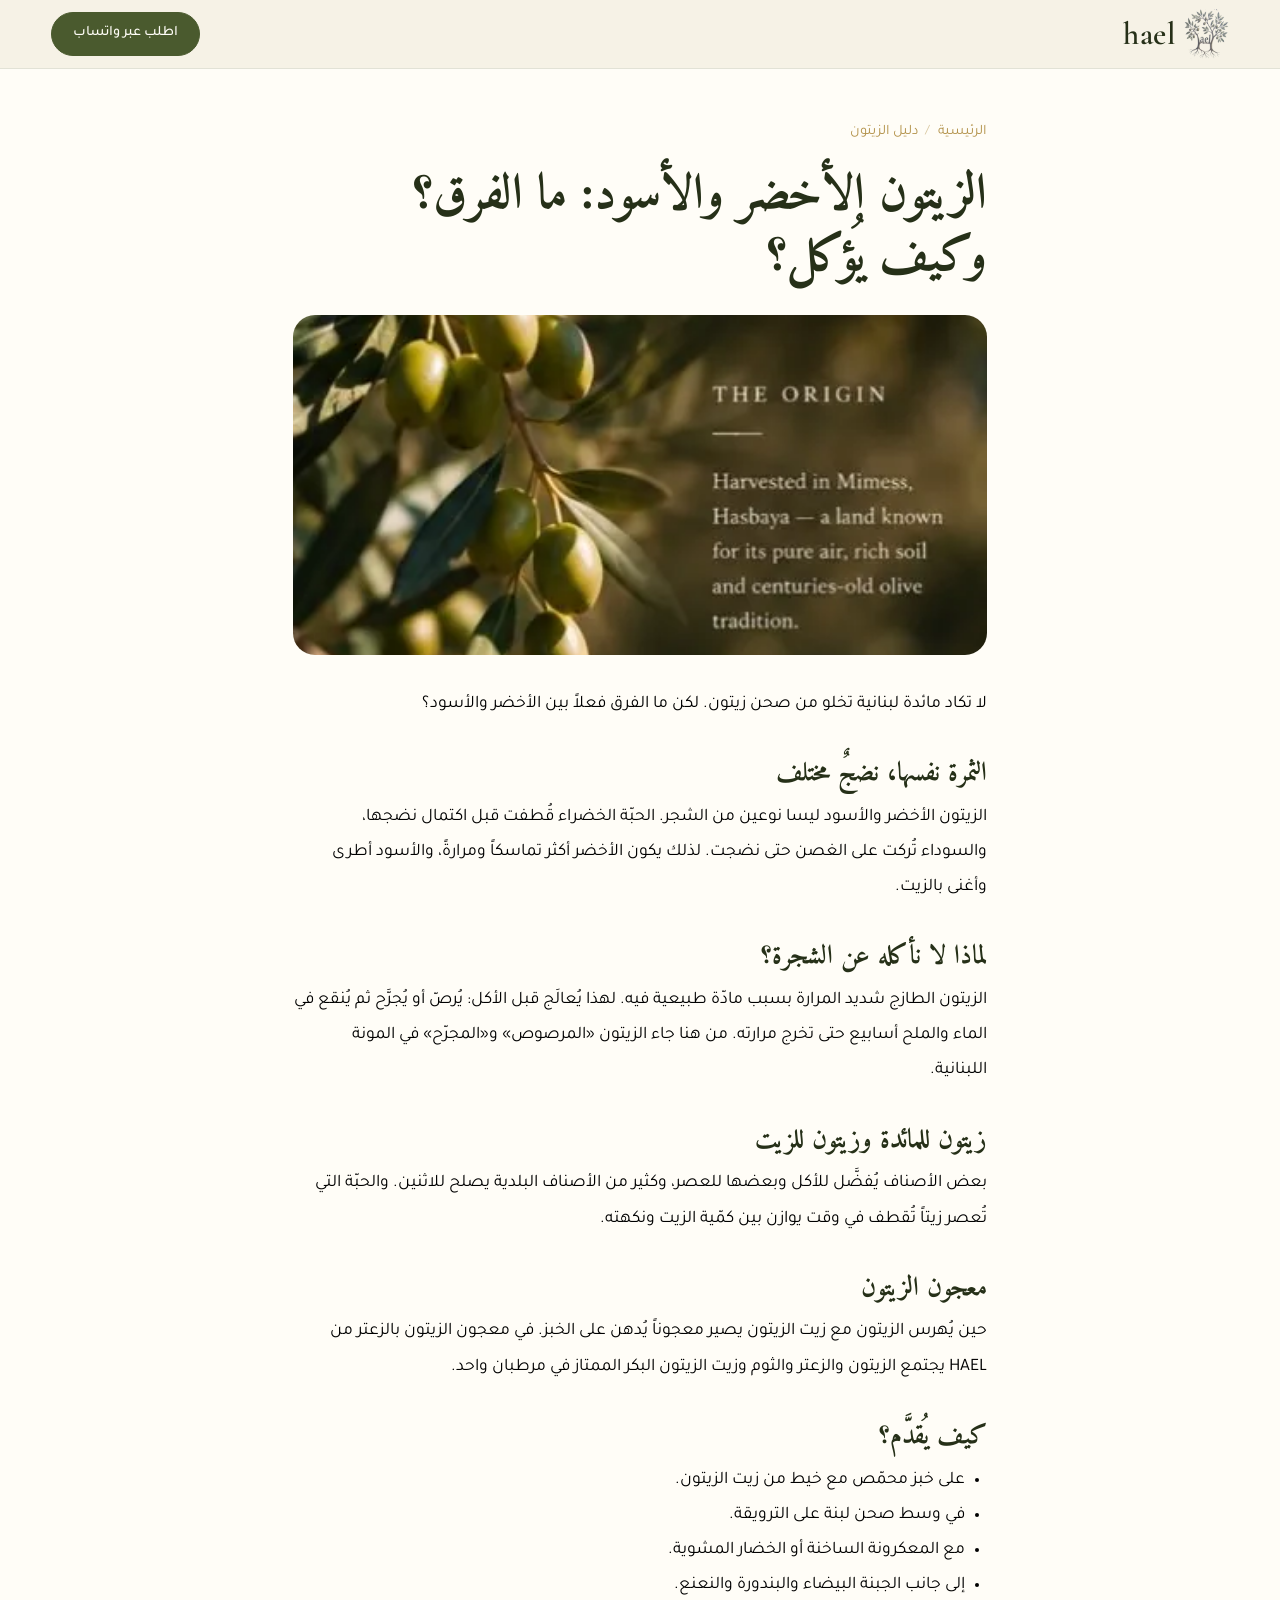
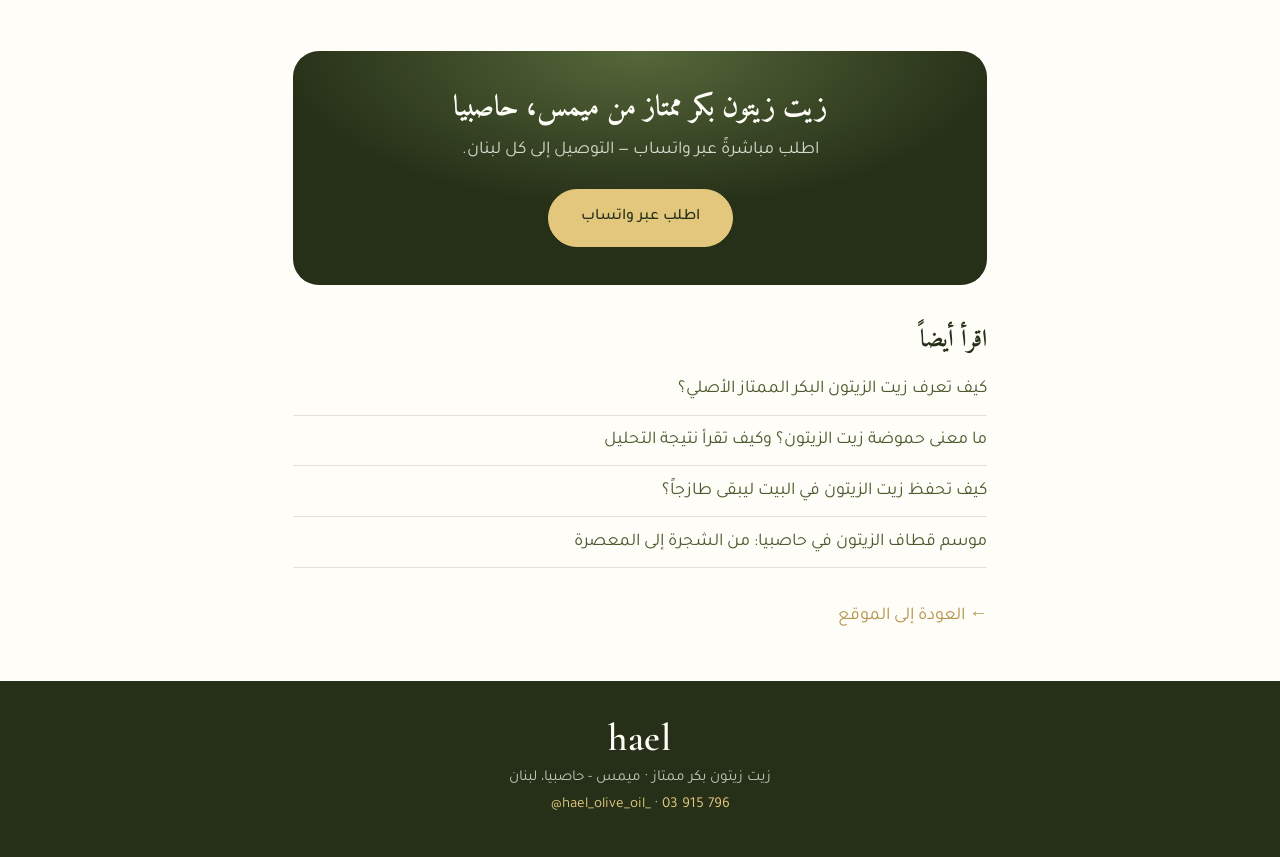
<file: articles/green-and-black-olives.html>
<!DOCTYPE html>
<html lang="ar" dir="rtl">
<head>
  <meta charset="UTF-8">
  <meta name="viewport" content="width=device-width, initial-scale=1">
  <title>الزيتون الأخضر والأسود: ما الفرق؟ وكيف يُؤكل؟ | HAEL Olive Oil</title>
  <meta name="description" content="الفرق بين الزيتون الأخضر والزيتون الأسود، لماذا لا يؤكل الزيتون عن الشجرة مباشرة، وأفكار لتقديم الزيتون ومعجون الزيتون بالزعتر.">
  <meta name="theme-color" content="#263018">
  <link rel="canonical" href="https://hael.site/articles/green-and-black-olives.html">
  <link rel="icon" href="../favicon.ico" sizes="any">
  <link rel="icon" type="image/png" sizes="32x32" href="../favicon-32.png">
  <link rel="apple-touch-icon" href="../apple-touch-icon.png">
  <link rel="manifest" href="../site.webmanifest">
  <meta property="og:type" content="article">
  <meta property="og:site_name" content="HAEL Olive Oil">
  <meta property="og:url" content="https://hael.site/articles/green-and-black-olives.html">
  <meta property="og:title" content="الزيتون الأخضر والأسود: ما الفرق؟ وكيف يُؤكل؟">
  <meta property="og:description" content="الفرق بين الزيتون الأخضر والزيتون الأسود، لماذا لا يؤكل الزيتون عن الشجرة مباشرة، وأفكار لتقديم الزيتون ومعجون الزيتون بالزعتر.">
  <meta property="og:image" content="https://hael.site/assets/img/og.jpg">
  <meta name="twitter:card" content="summary_large_image">
  <script type="application/ld+json">{"@context": "https://schema.org", "@graph": [{"@type": "Article", "headline": "الزيتون الأخضر والأسود: ما الفرق؟ وكيف يُؤكل؟", "description": "الفرق بين الزيتون الأخضر والزيتون الأسود، لماذا لا يؤكل الزيتون عن الشجرة مباشرة، وأفكار لتقديم الزيتون ومعجون الزيتون بالزعتر.", "inLanguage": "ar", "image": "https://hael.site/assets/img/tile-olives.jpg", "datePublished": "2026-11-25", "dateModified": "2026-11-25", "mainEntityOfPage": "https://hael.site/articles/green-and-black-olives.html", "author": {"@type": "Organization", "name": "HAEL Olive Oil", "url": "https://hael.site/"}, "publisher": {"@type": "Organization", "name": "HAEL Olive Oil", "logo": {"@type": "ImageObject", "url": "https://hael.site/assets/img/icon-512.png"}}}, {"@type": "BreadcrumbList", "itemListElement": [{"@type": "ListItem", "position": 1, "name": "الرئيسية", "item": "https://hael.site/"}, {"@type": "ListItem", "position": 2, "name": "الزيتون الأخضر والأسود: ما الفرق؟ وكيف يُؤكل؟", "item": "https://hael.site/articles/green-and-black-olives.html"}]}]}</script>
  <link rel="preconnect" href="https://fonts.googleapis.com">
  <link rel="preconnect" href="https://fonts.gstatic.com" crossorigin>
  <link href="https://fonts.googleapis.com/css2?family=Amiri:ital,wght@0,400;0,700;1,400&family=Cormorant+Garamond:ital,wght@0,400;0,500;0,600;1,400;1,500&family=Tajawal:wght@300;400;500;700&display=swap" rel="stylesheet">
  <link rel="stylesheet" href="../assets/css/style.css?v=20261126">
</head>
<body class="page-article">
  <header class="nav is-scrolled">
    <a href="../" class="brand" aria-label="HAEL">
      <img class="brand__mark" src="../assets/img/logo-mark.webp" alt="" width="560" height="618">
      <span class="brand__name">hael</span>
    </a>
    <div class="nav__actions">
      <a class="btn btn--small" href="https://wa.me/9613915796" target="_blank" rel="noopener">اطلب عبر واتساب</a>
    </div>
  </header>

  <main class="article">
    <nav class="article__crumbs" aria-label="Breadcrumb"><a href="../">الرئيسية</a> <span>/</span> <a href="../#guide">دليل الزيتون</a></nav>
    <h1>الزيتون الأخضر والأسود: ما الفرق؟ وكيف يُؤكل؟</h1>
    <img class="article__img" src="../assets/img/tile-olives.webp" alt="الزيتون الأخضر والأسود: ما الفرق؟ وكيف يُؤكل؟" width="404" height="404">
    <div class="article__body">
<p>لا تكاد مائدة لبنانية تخلو من صحن زيتون. لكن ما الفرق فعلاً بين الأخضر والأسود؟</p>
<h2>الثمرة نفسها، نضجٌ مختلف</h2>
<p>الزيتون الأخضر والأسود ليسا نوعين من الشجر. الحبّة الخضراء قُطفت قبل اكتمال نضجها، والسوداء تُركت على الغصن حتى نضجت. لذلك يكون الأخضر أكثر تماسكاً ومرارةً، والأسود أطرى وأغنى بالزيت.</p>
<h2>لماذا لا نأكله عن الشجرة؟</h2>
<p>الزيتون الطازج شديد المرارة بسبب مادّة طبيعية فيه. لهذا يُعالَج قبل الأكل: يُرصّ أو يُجرَّح ثم يُنقع في الماء والملح أسابيع حتى تخرج مرارته. من هنا جاء الزيتون «المرصوص» و«المجرّح» في المونة اللبنانية.</p>
<h2>زيتون للمائدة وزيتون للزيت</h2>
<p>بعض الأصناف يُفضَّل للأكل وبعضها للعصر، وكثير من الأصناف البلدية يصلح للاثنين. والحبّة التي تُعصر زيتاً تُقطف في وقت يوازن بين كمّية الزيت ونكهته.</p>
<h2>معجون الزيتون</h2>
<p>حين يُهرس الزيتون مع زيت الزيتون يصير معجوناً يُدهن على الخبز. في معجون الزيتون بالزعتر من HAEL يجتمع الزيتون والزعتر والثوم وزيت الزيتون البكر الممتاز في مرطبان واحد.</p>
<h2>كيف يُقدَّم؟</h2>
<ul>
<li>على خبز محمّص مع خيط من زيت الزيتون.</li>
<li>في وسط صحن لبنة على الترويقة.</li>
<li>مع المعكرونة الساخنة أو الخضار المشوية.</li>
<li>إلى جانب الجبنة البيضاء والبندورة والنعنع.</li>
</ul>
</div>

    <section class="article__cta">
      <h2>زيت زيتون بكر ممتاز من ميمس، حاصبيا</h2>
      <p>اطلب مباشرةً عبر واتساب — التوصيل إلى كل لبنان.</p>
      <a class="btn btn--light" href="https://wa.me/9613915796" target="_blank" rel="noopener">اطلب عبر واتساب</a>
    </section>
    <aside class="article__more"><h2>اقرأ أيضاً</h2><ul><li><a href="how-to-choose-olive-oil.html">كيف تعرف زيت الزيتون البكر الممتاز الأصلي؟</a></li><li><a href="olive-oil-acidity.html">ما معنى حموضة زيت الزيتون؟ وكيف تقرأ نتيجة التحليل</a></li><li><a href="olive-oil-storage.html">كيف تحفظ زيت الزيتون في البيت ليبقى طازجاً؟</a></li><li><a href="olive-harvest-hasbaya.html">موسم قطاف الزيتون في حاصبيا: من الشجرة إلى المعصرة</a></li></ul></aside>
    <p class="article__back"><a href="../">← العودة إلى الموقع</a></p>
  </main>

  <footer class="article__foot">
    <span class="brand__name">hael</span>
    <p>زيت زيتون بكر ممتاز · ميمس - حاصبيا، لبنان</p>
    <p><a href="tel:+9613915796" dir="ltr">03 915 796</a> · <a href="https://www.instagram.com/hael_olive_oil_/" target="_blank" rel="noopener" dir="ltr">@hael_olive_oil_</a></p>
  </footer>
</body>
</html>
</file>
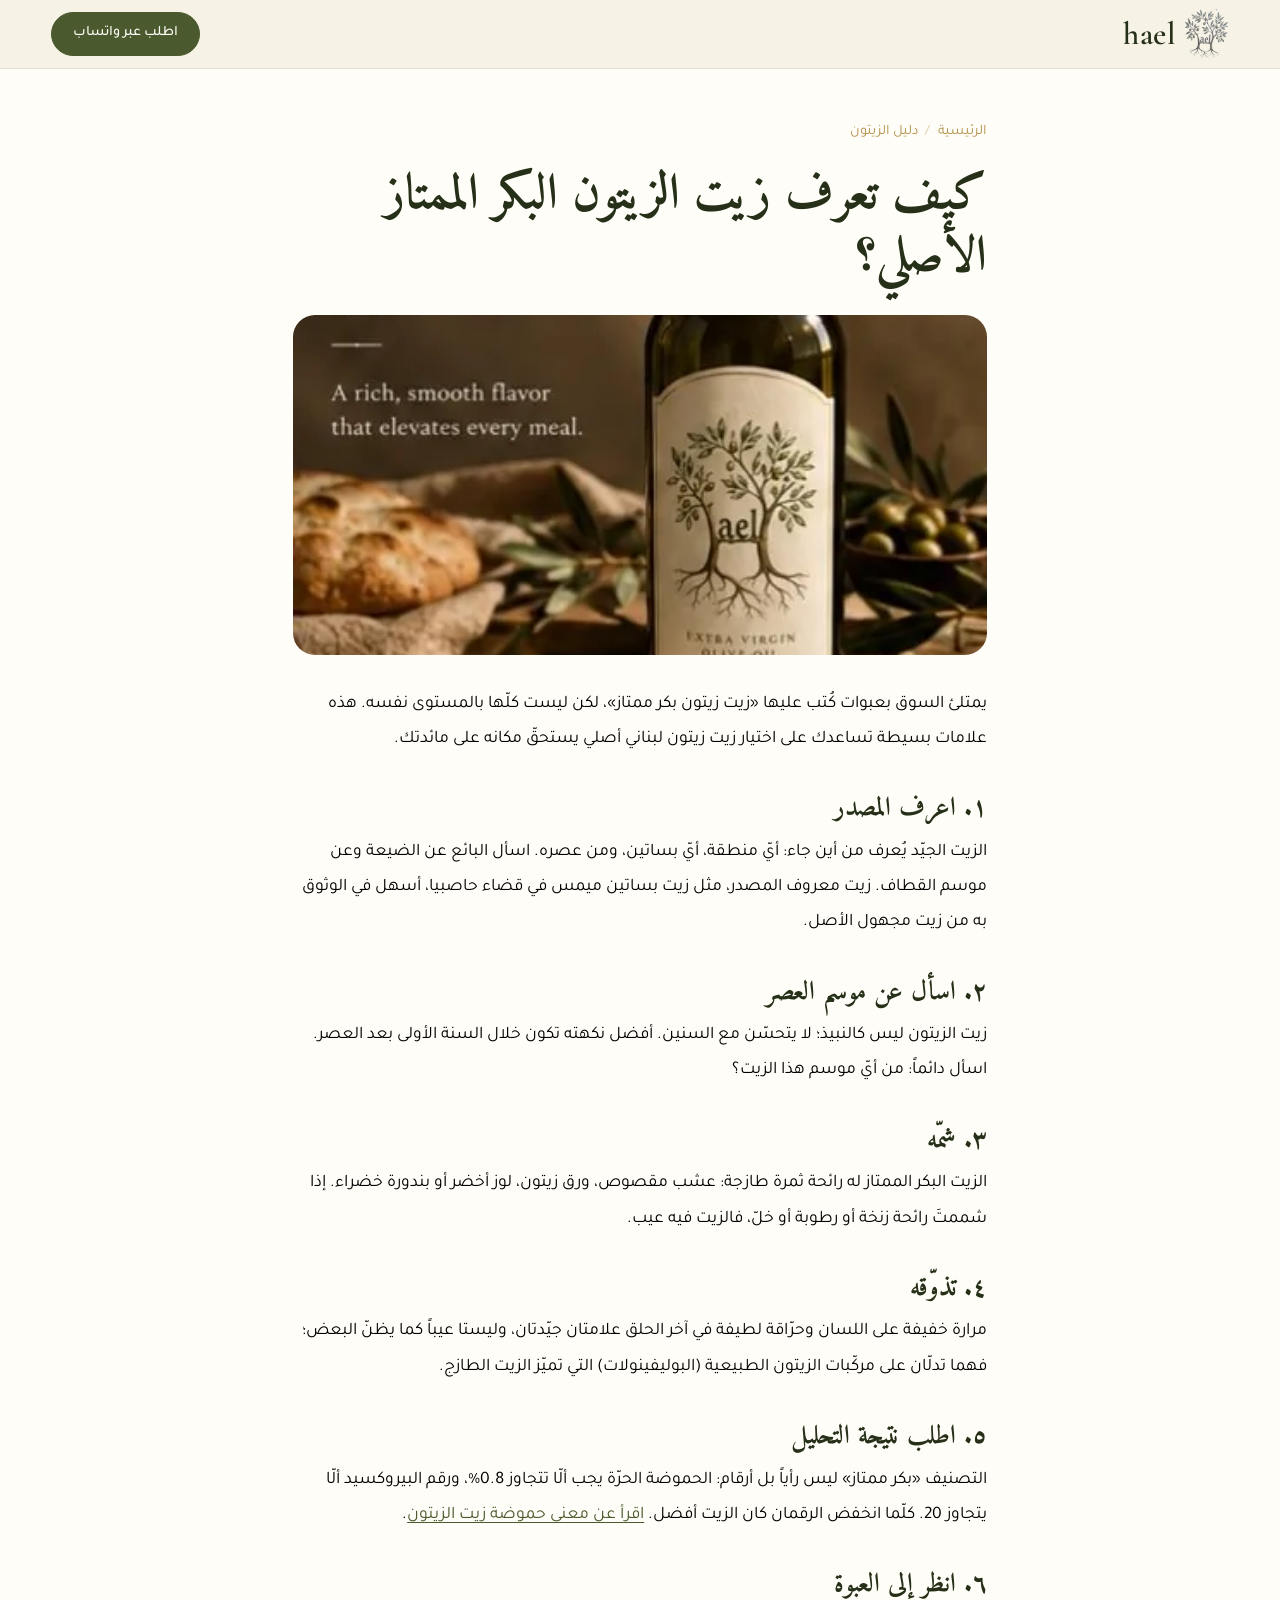
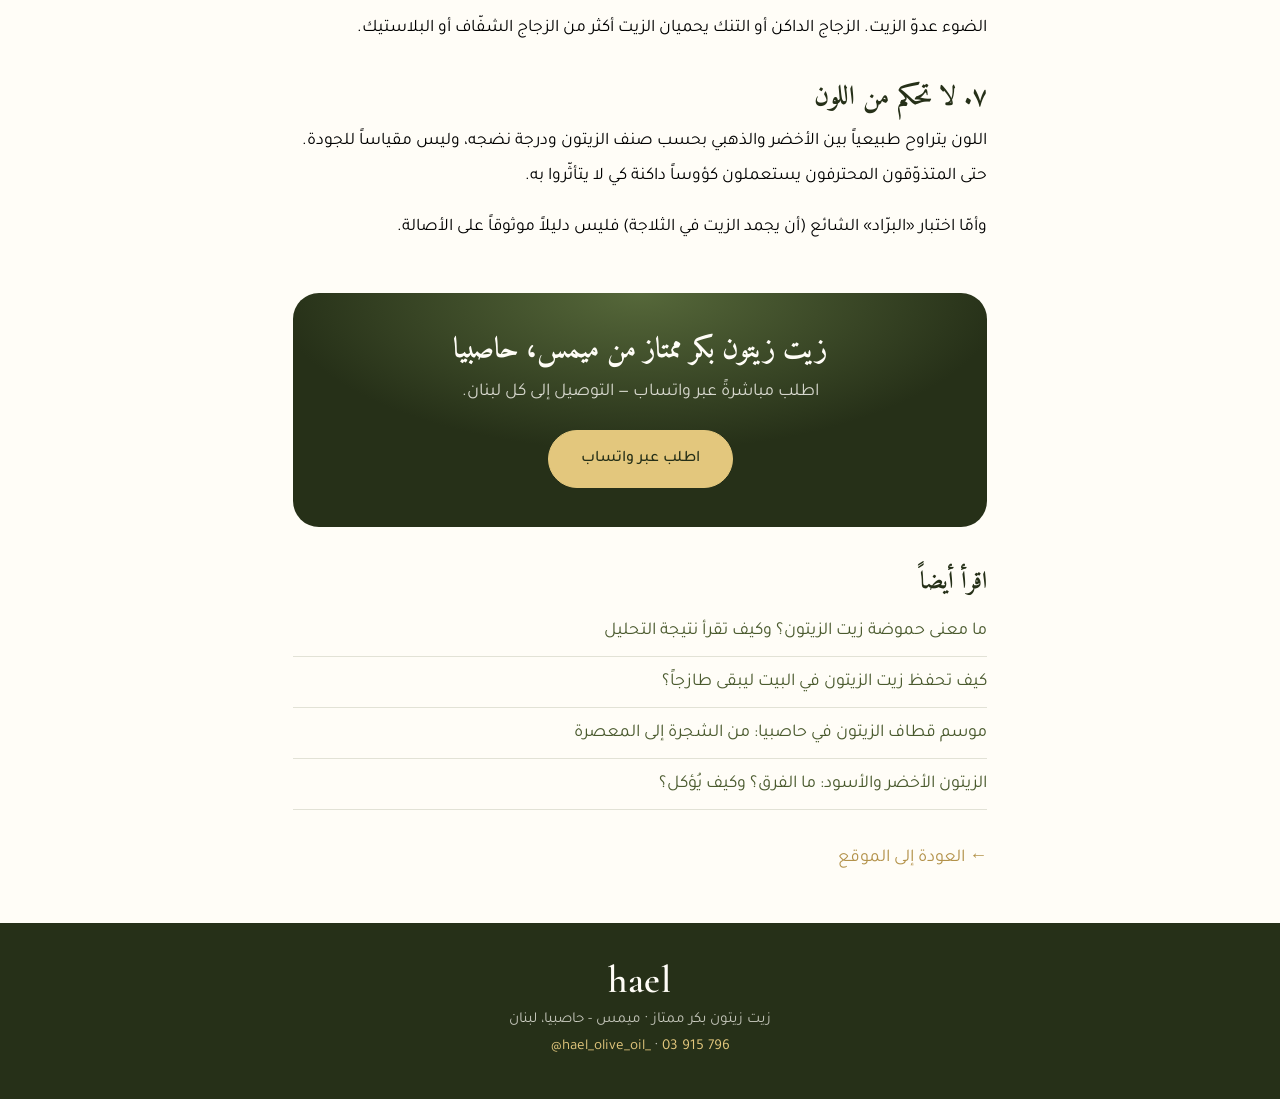
<file: articles/how-to-choose-olive-oil.html>
<!DOCTYPE html>
<html lang="ar" dir="rtl">
<head>
  <meta charset="UTF-8">
  <meta name="viewport" content="width=device-width, initial-scale=1">
  <title>كيف تعرف زيت الزيتون البكر الممتاز الأصلي؟ | HAEL Olive Oil</title>
  <meta name="description" content="دليل عملي لاختيار زيت الزيتون البكر الممتاز الأصلي في لبنان: الطعم، الرائحة، الحموضة، تاريخ الموسم وطريقة التعبئة.">
  <meta name="theme-color" content="#263018">
  <link rel="canonical" href="https://hael.site/articles/how-to-choose-olive-oil.html">
  <link rel="icon" href="../favicon.ico" sizes="any">
  <link rel="icon" type="image/png" sizes="32x32" href="../favicon-32.png">
  <link rel="apple-touch-icon" href="../apple-touch-icon.png">
  <link rel="manifest" href="../site.webmanifest">
  <meta property="og:type" content="article">
  <meta property="og:site_name" content="HAEL Olive Oil">
  <meta property="og:url" content="https://hael.site/articles/how-to-choose-olive-oil.html">
  <meta property="og:title" content="كيف تعرف زيت الزيتون البكر الممتاز الأصلي؟">
  <meta property="og:description" content="دليل عملي لاختيار زيت الزيتون البكر الممتاز الأصلي في لبنان: الطعم، الرائحة، الحموضة، تاريخ الموسم وطريقة التعبئة.">
  <meta property="og:image" content="https://hael.site/assets/img/og.jpg">
  <meta name="twitter:card" content="summary_large_image">
  <script type="application/ld+json">{"@context": "https://schema.org", "@graph": [{"@type": "Article", "headline": "كيف تعرف زيت الزيتون البكر الممتاز الأصلي؟", "description": "دليل عملي لاختيار زيت الزيتون البكر الممتاز الأصلي في لبنان: الطعم، الرائحة، الحموضة، تاريخ الموسم وطريقة التعبئة.", "inLanguage": "ar", "image": "https://hael.site/assets/img/tile-taste.jpg", "datePublished": "2026-11-25", "dateModified": "2026-11-25", "mainEntityOfPage": "https://hael.site/articles/how-to-choose-olive-oil.html", "author": {"@type": "Organization", "name": "HAEL Olive Oil", "url": "https://hael.site/"}, "publisher": {"@type": "Organization", "name": "HAEL Olive Oil", "logo": {"@type": "ImageObject", "url": "https://hael.site/assets/img/icon-512.png"}}}, {"@type": "BreadcrumbList", "itemListElement": [{"@type": "ListItem", "position": 1, "name": "الرئيسية", "item": "https://hael.site/"}, {"@type": "ListItem", "position": 2, "name": "كيف تعرف زيت الزيتون البكر الممتاز الأصلي؟", "item": "https://hael.site/articles/how-to-choose-olive-oil.html"}]}]}</script>
  <link rel="preconnect" href="https://fonts.googleapis.com">
  <link rel="preconnect" href="https://fonts.gstatic.com" crossorigin>
  <link href="https://fonts.googleapis.com/css2?family=Amiri:ital,wght@0,400;0,700;1,400&family=Cormorant+Garamond:ital,wght@0,400;0,500;0,600;1,400;1,500&family=Tajawal:wght@300;400;500;700&display=swap" rel="stylesheet">
  <link rel="stylesheet" href="../assets/css/style.css?v=20261126">
</head>
<body class="page-article">
  <header class="nav is-scrolled">
    <a href="../" class="brand" aria-label="HAEL">
      <img class="brand__mark" src="../assets/img/logo-mark.webp" alt="" width="560" height="618">
      <span class="brand__name">hael</span>
    </a>
    <div class="nav__actions">
      <a class="btn btn--small" href="https://wa.me/9613915796" target="_blank" rel="noopener">اطلب عبر واتساب</a>
    </div>
  </header>

  <main class="article">
    <nav class="article__crumbs" aria-label="Breadcrumb"><a href="../">الرئيسية</a> <span>/</span> <a href="../#guide">دليل الزيتون</a></nav>
    <h1>كيف تعرف زيت الزيتون البكر الممتاز الأصلي؟</h1>
    <img class="article__img" src="../assets/img/tile-taste.webp" alt="كيف تعرف زيت الزيتون البكر الممتاز الأصلي؟" width="404" height="404">
    <div class="article__body">
<p>يمتلئ السوق بعبوات كُتب عليها «زيت زيتون بكر ممتاز»، لكن ليست كلّها بالمستوى نفسه. هذه علامات بسيطة تساعدك على اختيار زيت زيتون لبناني أصلي يستحقّ مكانه على مائدتك.</p>
<h2>١. اعرف المصدر</h2>
<p>الزيت الجيّد يُعرف من أين جاء: أيّ منطقة، أيّ بساتين، ومن عصره. اسأل البائع عن الضيعة وعن موسم القطاف. زيت معروف المصدر، مثل زيت بساتين ميمس في قضاء حاصبيا، أسهل في الوثوق به من زيت مجهول الأصل.</p>
<h2>٢. اسأل عن موسم العصر</h2>
<p>زيت الزيتون ليس كالنبيذ؛ لا يتحسّن مع السنين. أفضل نكهته تكون خلال السنة الأولى بعد العصر. اسأل دائماً: من أيّ موسم هذا الزيت؟</p>
<h2>٣. شمّه</h2>
<p>الزيت البكر الممتاز له رائحة ثمرة طازجة: عشب مقصوص، ورق زيتون، لوز أخضر أو بندورة خضراء. إذا شممتَ رائحة زنخة أو رطوبة أو خلّ، فالزيت فيه عيب.</p>
<h2>٤. تذوّقه</h2>
<p>مرارة خفيفة على اللسان وحرّاقة لطيفة في آخر الحلق علامتان جيّدتان، وليستا عيباً كما يظنّ البعض؛ فهما تدلّان على مركّبات الزيتون الطبيعية (البوليفينولات) التي تميّز الزيت الطازج.</p>
<h2>٥. اطلب نتيجة التحليل</h2>
<p>التصنيف «بكر ممتاز» ليس رأياً بل أرقام: الحموضة الحرّة يجب ألّا تتجاوز 0.8%، ورقم البيروكسيد ألّا يتجاوز 20. كلّما انخفض الرقمان كان الزيت أفضل. <a href="olive-oil-acidity.html">اقرأ عن معنى حموضة زيت الزيتون</a>.</p>
<h2>٦. انظر إلى العبوة</h2>
<p>الضوء عدوّ الزيت. الزجاج الداكن أو التنك يحميان الزيت أكثر من الزجاج الشفّاف أو البلاستيك.</p>
<h2>٧. لا تحكم من اللون</h2>
<p>اللون يتراوح طبيعياً بين الأخضر والذهبي بحسب صنف الزيتون ودرجة نضجه، وليس مقياساً للجودة. حتى المتذوّقون المحترفون يستعملون كؤوساً داكنة كي لا يتأثّروا به.</p>
<p>وأمّا اختبار «البرّاد» الشائع (أن يجمد الزيت في الثلاجة) فليس دليلاً موثوقاً على الأصالة.</p>
</div>

    <section class="article__cta">
      <h2>زيت زيتون بكر ممتاز من ميمس، حاصبيا</h2>
      <p>اطلب مباشرةً عبر واتساب — التوصيل إلى كل لبنان.</p>
      <a class="btn btn--light" href="https://wa.me/9613915796" target="_blank" rel="noopener">اطلب عبر واتساب</a>
    </section>
    <aside class="article__more"><h2>اقرأ أيضاً</h2><ul><li><a href="olive-oil-acidity.html">ما معنى حموضة زيت الزيتون؟ وكيف تقرأ نتيجة التحليل</a></li><li><a href="olive-oil-storage.html">كيف تحفظ زيت الزيتون في البيت ليبقى طازجاً؟</a></li><li><a href="olive-harvest-hasbaya.html">موسم قطاف الزيتون في حاصبيا: من الشجرة إلى المعصرة</a></li><li><a href="green-and-black-olives.html">الزيتون الأخضر والأسود: ما الفرق؟ وكيف يُؤكل؟</a></li></ul></aside>
    <p class="article__back"><a href="../">← العودة إلى الموقع</a></p>
  </main>

  <footer class="article__foot">
    <span class="brand__name">hael</span>
    <p>زيت زيتون بكر ممتاز · ميمس - حاصبيا، لبنان</p>
    <p><a href="tel:+9613915796" dir="ltr">03 915 796</a> · <a href="https://www.instagram.com/hael_olive_oil_/" target="_blank" rel="noopener" dir="ltr">@hael_olive_oil_</a></p>
  </footer>
</body>
</html>
</file>
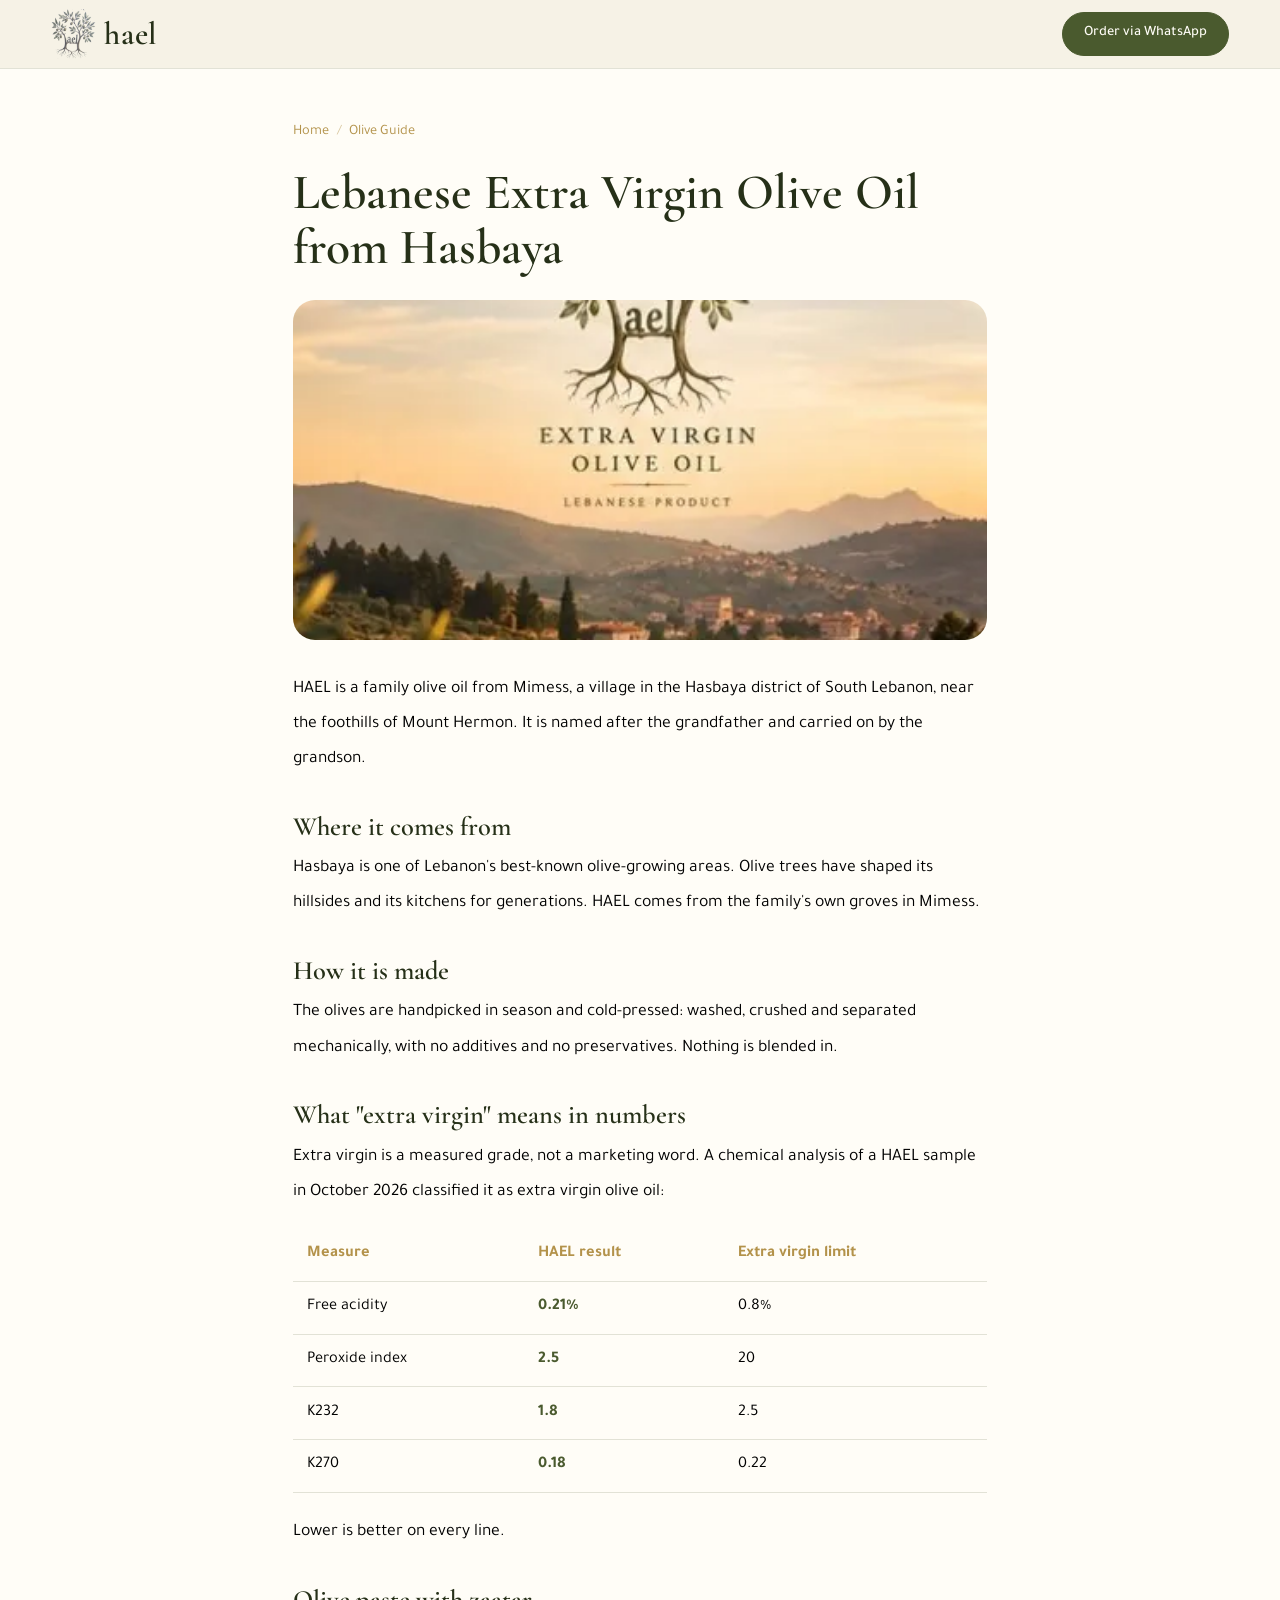
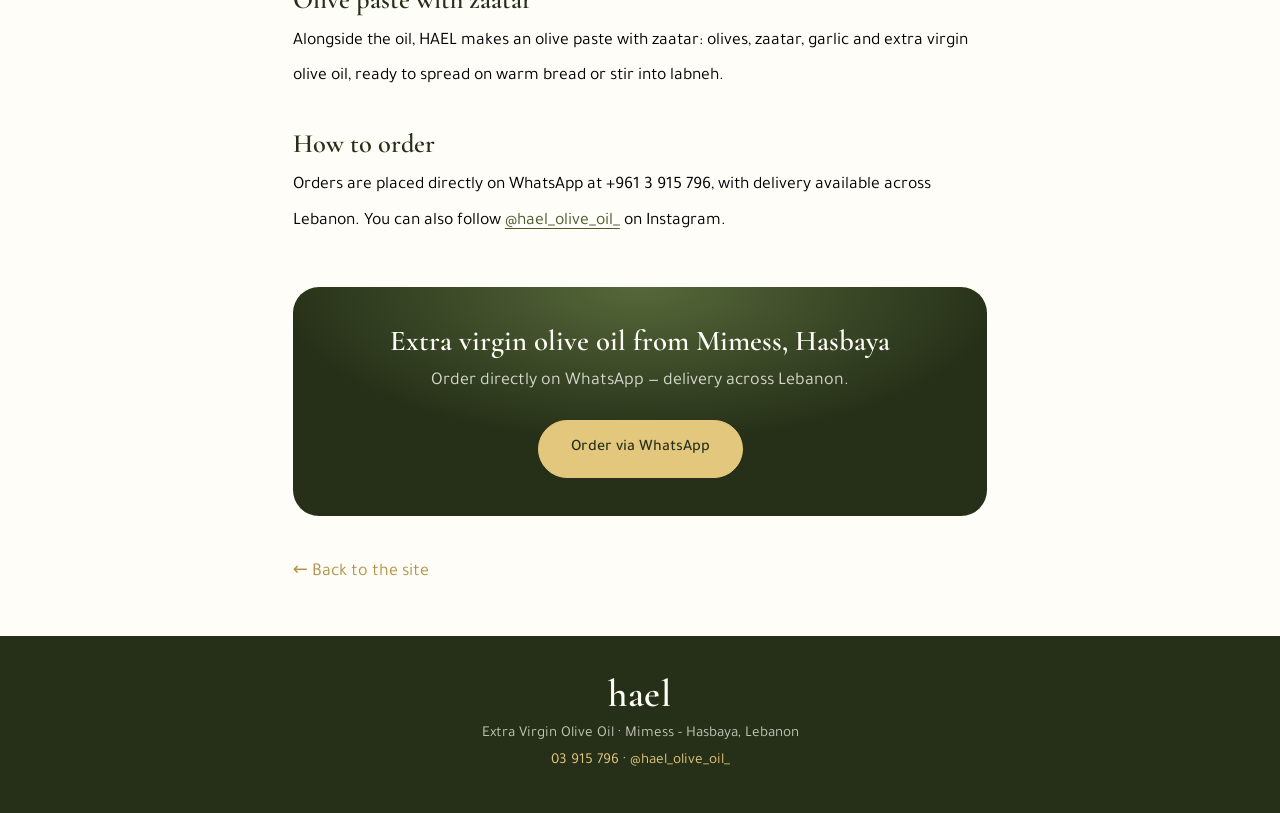
<file: articles/lebanese-olive-oil.html>
<!DOCTYPE html>
<html lang="en" dir="ltr">
<head>
  <meta charset="UTF-8">
  <meta name="viewport" content="width=device-width, initial-scale=1">
  <title>Lebanese Extra Virgin Olive Oil from Hasbaya | HAEL Olive Oil</title>
  <meta name="description" content="HAEL is a Lebanese extra virgin olive oil from Mimess, Hasbaya, in South Lebanon: where it comes from, how it is made, its lab results, and how to order across Lebanon.">
  <meta name="theme-color" content="#263018">
  <link rel="canonical" href="https://hael.site/articles/lebanese-olive-oil.html">
  <link rel="icon" href="../favicon.ico" sizes="any">
  <link rel="icon" type="image/png" sizes="32x32" href="../favicon-32.png">
  <link rel="apple-touch-icon" href="../apple-touch-icon.png">
  <link rel="manifest" href="../site.webmanifest">
  <meta property="og:type" content="article">
  <meta property="og:site_name" content="HAEL Olive Oil">
  <meta property="og:url" content="https://hael.site/articles/lebanese-olive-oil.html">
  <meta property="og:title" content="Lebanese Extra Virgin Olive Oil from Hasbaya">
  <meta property="og:description" content="HAEL is a Lebanese extra virgin olive oil from Mimess, Hasbaya, in South Lebanon: where it comes from, how it is made, its lab results, and how to order across Lebanon.">
  <meta property="og:image" content="https://hael.site/assets/img/og.jpg">
  <meta name="twitter:card" content="summary_large_image">
  <script type="application/ld+json">{"@context": "https://schema.org", "@graph": [{"@type": "Article", "headline": "Lebanese Extra Virgin Olive Oil from Hasbaya", "description": "HAEL is a Lebanese extra virgin olive oil from Mimess, Hasbaya, in South Lebanon: where it comes from, how it is made, its lab results, and how to order across Lebanon.", "inLanguage": "en", "image": "https://hael.site/assets/img/tile-land.jpg", "datePublished": "2026-11-25", "dateModified": "2026-11-25", "mainEntityOfPage": "https://hael.site/articles/lebanese-olive-oil.html", "author": {"@type": "Organization", "name": "HAEL Olive Oil", "url": "https://hael.site/"}, "publisher": {"@type": "Organization", "name": "HAEL Olive Oil", "logo": {"@type": "ImageObject", "url": "https://hael.site/assets/img/icon-512.png"}}}, {"@type": "BreadcrumbList", "itemListElement": [{"@type": "ListItem", "position": 1, "name": "Home", "item": "https://hael.site/"}, {"@type": "ListItem", "position": 2, "name": "Lebanese Extra Virgin Olive Oil from Hasbaya", "item": "https://hael.site/articles/lebanese-olive-oil.html"}]}]}</script>
  <link rel="preconnect" href="https://fonts.googleapis.com">
  <link rel="preconnect" href="https://fonts.gstatic.com" crossorigin>
  <link href="https://fonts.googleapis.com/css2?family=Amiri:ital,wght@0,400;0,700;1,400&family=Cormorant+Garamond:ital,wght@0,400;0,500;0,600;1,400;1,500&family=Tajawal:wght@300;400;500;700&display=swap" rel="stylesheet">
  <link rel="stylesheet" href="../assets/css/style.css?v=20261126">
</head>
<body class="page-article">
  <header class="nav is-scrolled">
    <a href="../" class="brand" aria-label="HAEL">
      <img class="brand__mark" src="../assets/img/logo-mark.webp" alt="" width="560" height="618">
      <span class="brand__name">hael</span>
    </a>
    <div class="nav__actions">
      <a class="btn btn--small" href="https://wa.me/9613915796" target="_blank" rel="noopener">Order via WhatsApp</a>
    </div>
  </header>

  <main class="article">
    <nav class="article__crumbs" aria-label="Breadcrumb"><a href="../">Home</a> <span>/</span> <a href="../#guide">Olive Guide</a></nav>
    <h1>Lebanese Extra Virgin Olive Oil from Hasbaya</h1>
    <img class="article__img" src="../assets/img/tile-land.webp" alt="Lebanese Extra Virgin Olive Oil from Hasbaya" width="404" height="404">
    <div class="article__body">
<p>HAEL is a family olive oil from Mimess, a village in the Hasbaya district of South Lebanon, near the foothills of Mount Hermon. It is named after the grandfather and carried on by the grandson.</p>
<h2>Where it comes from</h2>
<p>Hasbaya is one of Lebanon's best-known olive-growing areas. Olive trees have shaped its hillsides and its kitchens for generations. HAEL comes from the family's own groves in Mimess.</p>
<h2>How it is made</h2>
<p>The olives are handpicked in season and cold-pressed: washed, crushed and separated mechanically, with no additives and no preservatives. Nothing is blended in.</p>
<h2>What "extra virgin" means in numbers</h2>
<p>Extra virgin is a measured grade, not a marketing word. A chemical analysis of a HAEL sample in October 2026 classified it as extra virgin olive oil:</p>
<table>
<thead><tr><th>Measure</th><th>HAEL result</th><th>Extra virgin limit</th></tr></thead>
<tbody>
<tr><td>Free acidity</td><td>0.21%</td><td>0.8%</td></tr>
<tr><td>Peroxide index</td><td>2.5</td><td>20</td></tr>
<tr><td>K232</td><td>1.8</td><td>2.5</td></tr>
<tr><td>K270</td><td>0.18</td><td>0.22</td></tr>
</tbody>
</table>
<p>Lower is better on every line.</p>
<h2>Olive paste with zaatar</h2>
<p>Alongside the oil, HAEL makes an olive paste with zaatar: olives, zaatar, garlic and extra virgin olive oil, ready to spread on warm bread or stir into labneh.</p>
<h2>How to order</h2>
<p>Orders are placed directly on WhatsApp at +961 3 915 796, with delivery available across Lebanon. You can also follow <a href="https://www.instagram.com/hael_olive_oil_/" rel="noopener">@hael_olive_oil_</a> on Instagram.</p>
</div>

    <section class="article__cta">
      <h2>Extra virgin olive oil from Mimess, Hasbaya</h2>
      <p>Order directly on WhatsApp — delivery across Lebanon.</p>
      <a class="btn btn--light" href="https://wa.me/9613915796" target="_blank" rel="noopener">Order via WhatsApp</a>
    </section>
    
    <p class="article__back"><a href="../">← Back to the site</a></p>
  </main>

  <footer class="article__foot">
    <span class="brand__name">hael</span>
    <p>Extra Virgin Olive Oil · Mimess - Hasbaya, Lebanon</p>
    <p><a href="tel:+9613915796" dir="ltr">03 915 796</a> · <a href="https://www.instagram.com/hael_olive_oil_/" target="_blank" rel="noopener" dir="ltr">@hael_olive_oil_</a></p>
  </footer>
</body>
</html>
</file>
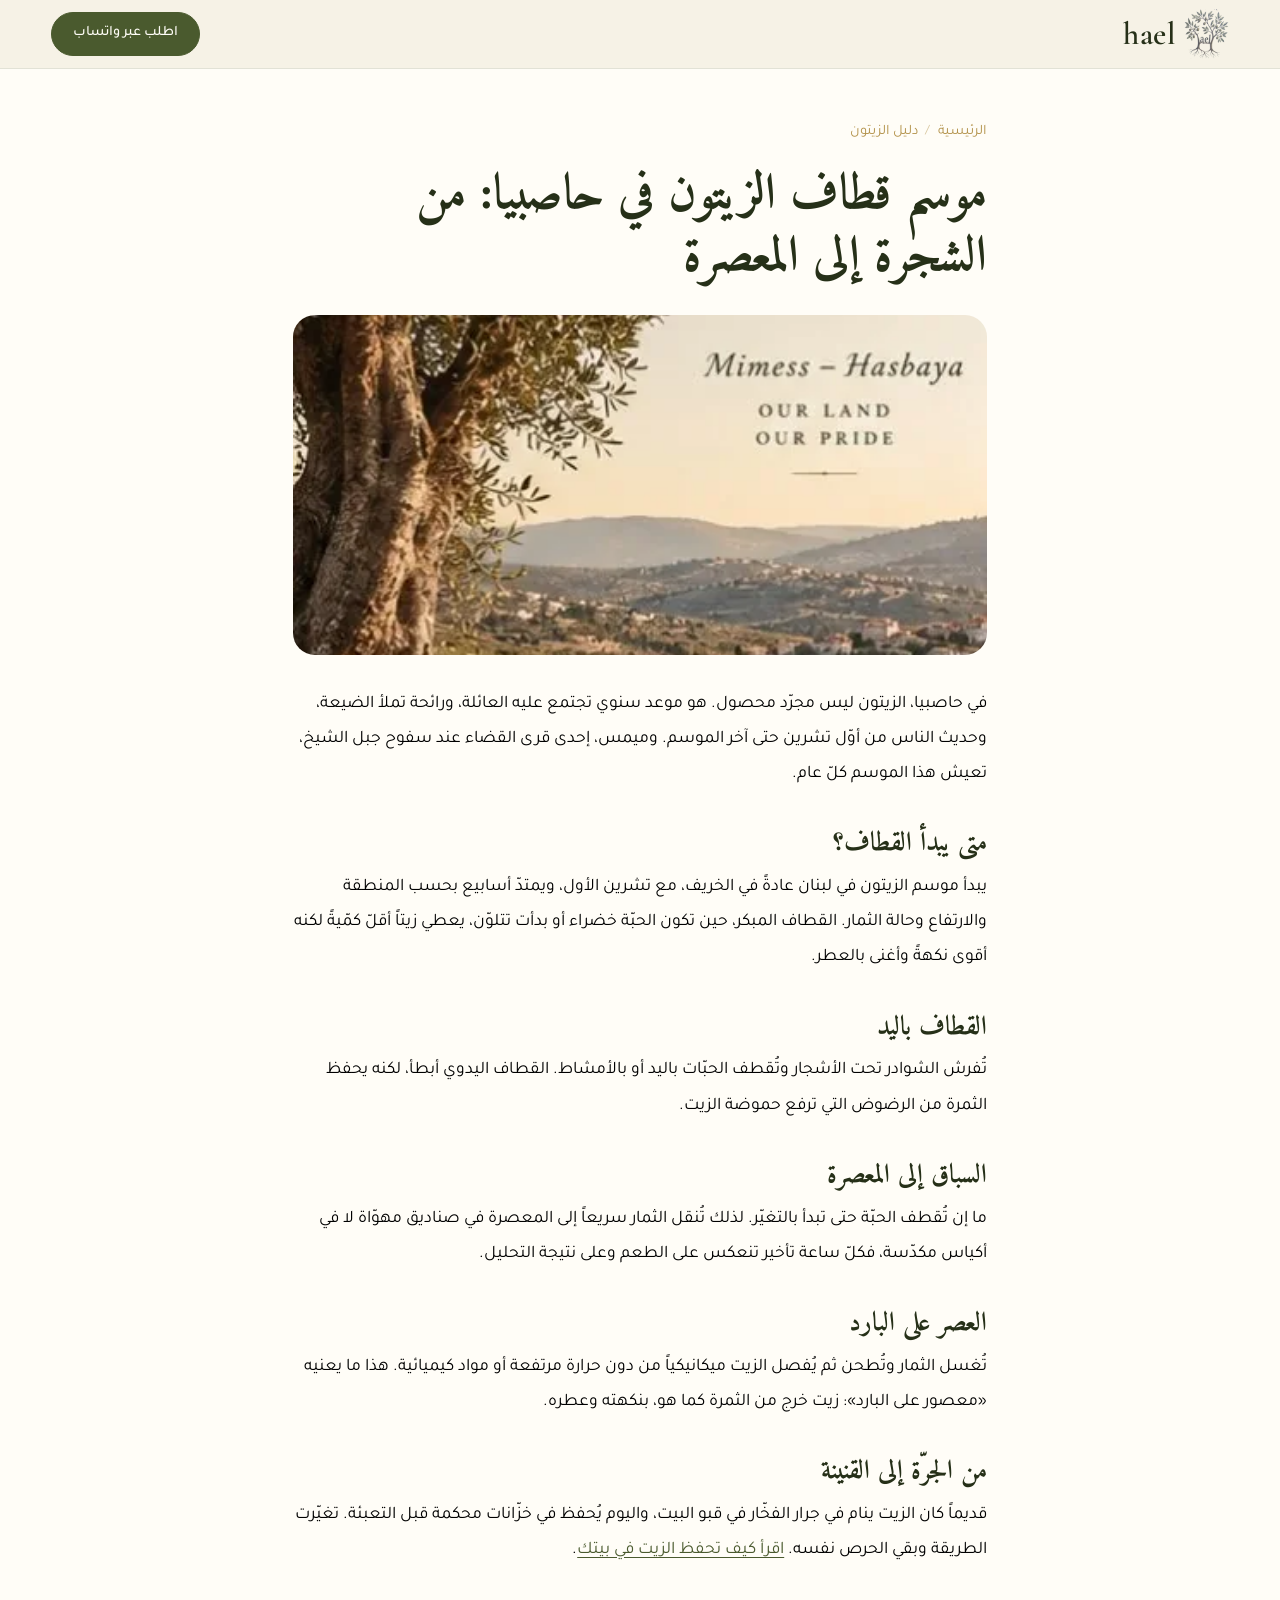
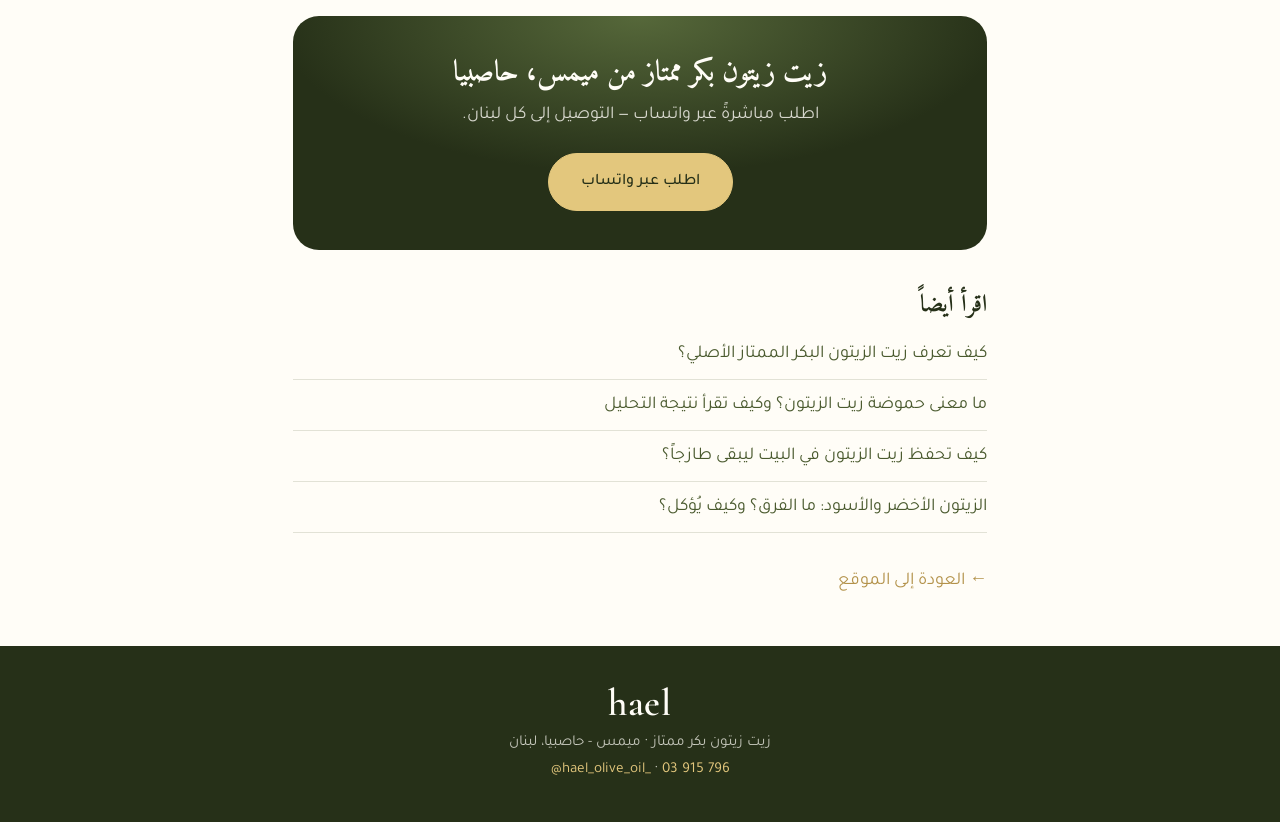
<file: articles/olive-harvest-hasbaya.html>
<!DOCTYPE html>
<html lang="ar" dir="rtl">
<head>
  <meta charset="UTF-8">
  <meta name="viewport" content="width=device-width, initial-scale=1">
  <title>موسم قطاف الزيتون في حاصبيا: من الشجرة إلى المعصرة | HAEL Olive Oil</title>
  <meta name="description" content="كيف يجري موسم قطاف الزيتون في حاصبيا وميمس جنوب لبنان: موعد القطاف، القطاف اليدوي، العصر على البارد، ولماذا تؤثّر السرعة في جودة الزيت.">
  <meta name="theme-color" content="#263018">
  <link rel="canonical" href="https://hael.site/articles/olive-harvest-hasbaya.html">
  <link rel="icon" href="../favicon.ico" sizes="any">
  <link rel="icon" type="image/png" sizes="32x32" href="../favicon-32.png">
  <link rel="apple-touch-icon" href="../apple-touch-icon.png">
  <link rel="manifest" href="../site.webmanifest">
  <meta property="og:type" content="article">
  <meta property="og:site_name" content="HAEL Olive Oil">
  <meta property="og:url" content="https://hael.site/articles/olive-harvest-hasbaya.html">
  <meta property="og:title" content="موسم قطاف الزيتون في حاصبيا: من الشجرة إلى المعصرة">
  <meta property="og:description" content="كيف يجري موسم قطاف الزيتون في حاصبيا وميمس جنوب لبنان: موعد القطاف، القطاف اليدوي، العصر على البارد، ولماذا تؤثّر السرعة في جودة الزيت.">
  <meta property="og:image" content="https://hael.site/assets/img/og.jpg">
  <meta name="twitter:card" content="summary_large_image">
  <script type="application/ld+json">{"@context": "https://schema.org", "@graph": [{"@type": "Article", "headline": "موسم قطاف الزيتون في حاصبيا: من الشجرة إلى المعصرة", "description": "كيف يجري موسم قطاف الزيتون في حاصبيا وميمس جنوب لبنان: موعد القطاف، القطاف اليدوي، العصر على البارد، ولماذا تؤثّر السرعة في جودة الزيت.", "inLanguage": "ar", "image": "https://hael.site/assets/img/tile-grove.jpg", "datePublished": "2026-11-25", "dateModified": "2026-11-25", "mainEntityOfPage": "https://hael.site/articles/olive-harvest-hasbaya.html", "author": {"@type": "Organization", "name": "HAEL Olive Oil", "url": "https://hael.site/"}, "publisher": {"@type": "Organization", "name": "HAEL Olive Oil", "logo": {"@type": "ImageObject", "url": "https://hael.site/assets/img/icon-512.png"}}}, {"@type": "BreadcrumbList", "itemListElement": [{"@type": "ListItem", "position": 1, "name": "الرئيسية", "item": "https://hael.site/"}, {"@type": "ListItem", "position": 2, "name": "موسم قطاف الزيتون في حاصبيا: من الشجرة إلى المعصرة", "item": "https://hael.site/articles/olive-harvest-hasbaya.html"}]}]}</script>
  <link rel="preconnect" href="https://fonts.googleapis.com">
  <link rel="preconnect" href="https://fonts.gstatic.com" crossorigin>
  <link href="https://fonts.googleapis.com/css2?family=Amiri:ital,wght@0,400;0,700;1,400&family=Cormorant+Garamond:ital,wght@0,400;0,500;0,600;1,400;1,500&family=Tajawal:wght@300;400;500;700&display=swap" rel="stylesheet">
  <link rel="stylesheet" href="../assets/css/style.css?v=20261126">
</head>
<body class="page-article">
  <header class="nav is-scrolled">
    <a href="../" class="brand" aria-label="HAEL">
      <img class="brand__mark" src="../assets/img/logo-mark.webp" alt="" width="560" height="618">
      <span class="brand__name">hael</span>
    </a>
    <div class="nav__actions">
      <a class="btn btn--small" href="https://wa.me/9613915796" target="_blank" rel="noopener">اطلب عبر واتساب</a>
    </div>
  </header>

  <main class="article">
    <nav class="article__crumbs" aria-label="Breadcrumb"><a href="../">الرئيسية</a> <span>/</span> <a href="../#guide">دليل الزيتون</a></nav>
    <h1>موسم قطاف الزيتون في حاصبيا: من الشجرة إلى المعصرة</h1>
    <img class="article__img" src="../assets/img/tile-grove.webp" alt="موسم قطاف الزيتون في حاصبيا: من الشجرة إلى المعصرة" width="404" height="404">
    <div class="article__body">
<p>في حاصبيا، الزيتون ليس مجرّد محصول. هو موعد سنوي تجتمع عليه العائلة، ورائحة تملأ الضيعة، وحديث الناس من أوّل تشرين حتى آخر الموسم. وميمس، إحدى قرى القضاء عند سفوح جبل الشيخ، تعيش هذا الموسم كلّ عام.</p>
<h2>متى يبدأ القطاف؟</h2>
<p>يبدأ موسم الزيتون في لبنان عادةً في الخريف، مع تشرين الأول، ويمتدّ أسابيع بحسب المنطقة والارتفاع وحالة الثمار. القطاف المبكر، حين تكون الحبّة خضراء أو بدأت تتلوّن، يعطي زيتاً أقلّ كمّيةً لكنه أقوى نكهةً وأغنى بالعطر.</p>
<h2>القطاف باليد</h2>
<p>تُفرش الشوادر تحت الأشجار وتُقطف الحبّات باليد أو بالأمشاط. القطاف اليدوي أبطأ، لكنه يحفظ الثمرة من الرضوض التي ترفع حموضة الزيت.</p>
<h2>السباق إلى المعصرة</h2>
<p>ما إن تُقطف الحبّة حتى تبدأ بالتغيّر. لذلك تُنقل الثمار سريعاً إلى المعصرة في صناديق مهوّاة لا في أكياس مكدّسة، فكلّ ساعة تأخير تنعكس على الطعم وعلى نتيجة التحليل.</p>
<h2>العصر على البارد</h2>
<p>تُغسل الثمار وتُطحن ثم يُفصل الزيت ميكانيكياً من دون حرارة مرتفعة أو مواد كيميائية. هذا ما يعنيه «معصور على البارد»: زيت خرج من الثمرة كما هو، بنكهته وعطره.</p>
<h2>من الجرّة إلى القنينة</h2>
<p>قديماً كان الزيت ينام في جرار الفخّار في قبو البيت، واليوم يُحفظ في خزّانات محكمة قبل التعبئة. تغيّرت الطريقة وبقي الحرص نفسه. <a href="olive-oil-storage.html">اقرأ كيف تحفظ الزيت في بيتك</a>.</p>
</div>

    <section class="article__cta">
      <h2>زيت زيتون بكر ممتاز من ميمس، حاصبيا</h2>
      <p>اطلب مباشرةً عبر واتساب — التوصيل إلى كل لبنان.</p>
      <a class="btn btn--light" href="https://wa.me/9613915796" target="_blank" rel="noopener">اطلب عبر واتساب</a>
    </section>
    <aside class="article__more"><h2>اقرأ أيضاً</h2><ul><li><a href="how-to-choose-olive-oil.html">كيف تعرف زيت الزيتون البكر الممتاز الأصلي؟</a></li><li><a href="olive-oil-acidity.html">ما معنى حموضة زيت الزيتون؟ وكيف تقرأ نتيجة التحليل</a></li><li><a href="olive-oil-storage.html">كيف تحفظ زيت الزيتون في البيت ليبقى طازجاً؟</a></li><li><a href="green-and-black-olives.html">الزيتون الأخضر والأسود: ما الفرق؟ وكيف يُؤكل؟</a></li></ul></aside>
    <p class="article__back"><a href="../">← العودة إلى الموقع</a></p>
  </main>

  <footer class="article__foot">
    <span class="brand__name">hael</span>
    <p>زيت زيتون بكر ممتاز · ميمس - حاصبيا، لبنان</p>
    <p><a href="tel:+9613915796" dir="ltr">03 915 796</a> · <a href="https://www.instagram.com/hael_olive_oil_/" target="_blank" rel="noopener" dir="ltr">@hael_olive_oil_</a></p>
  </footer>
</body>
</html>
</file>
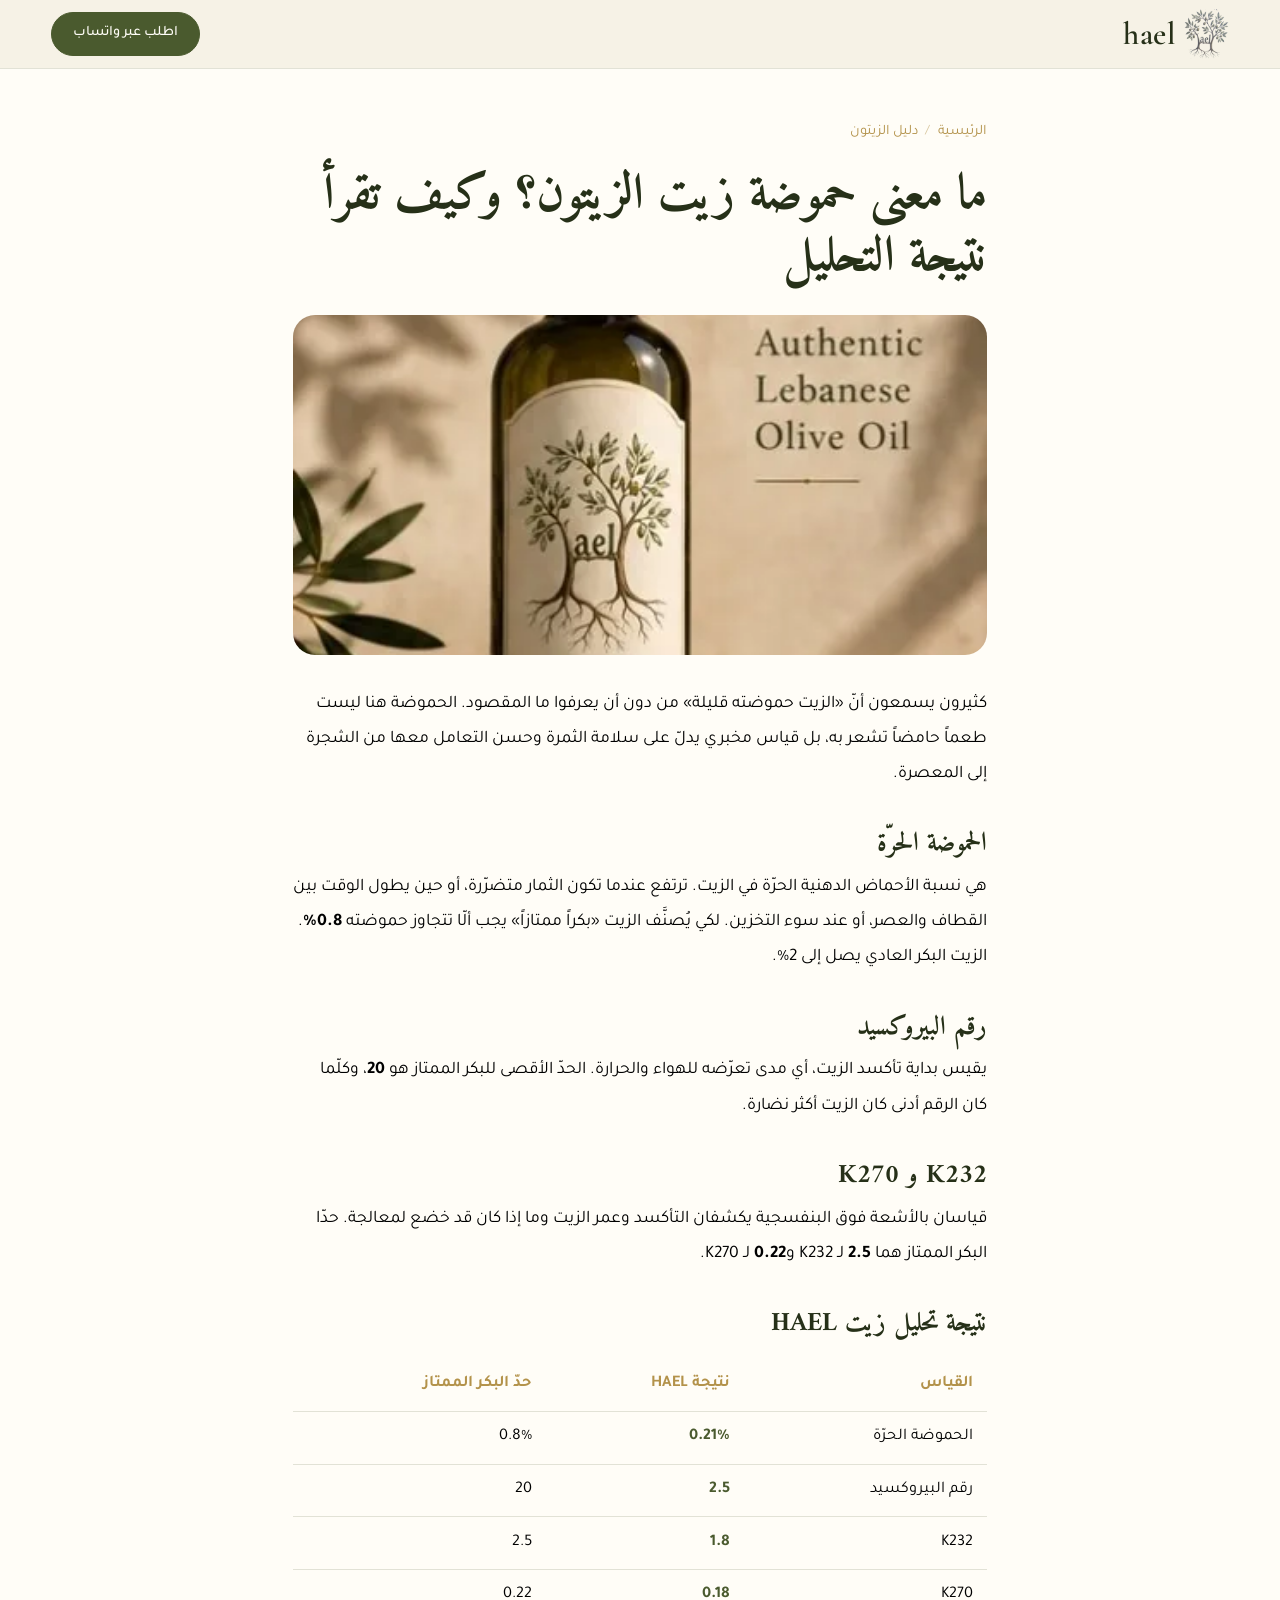
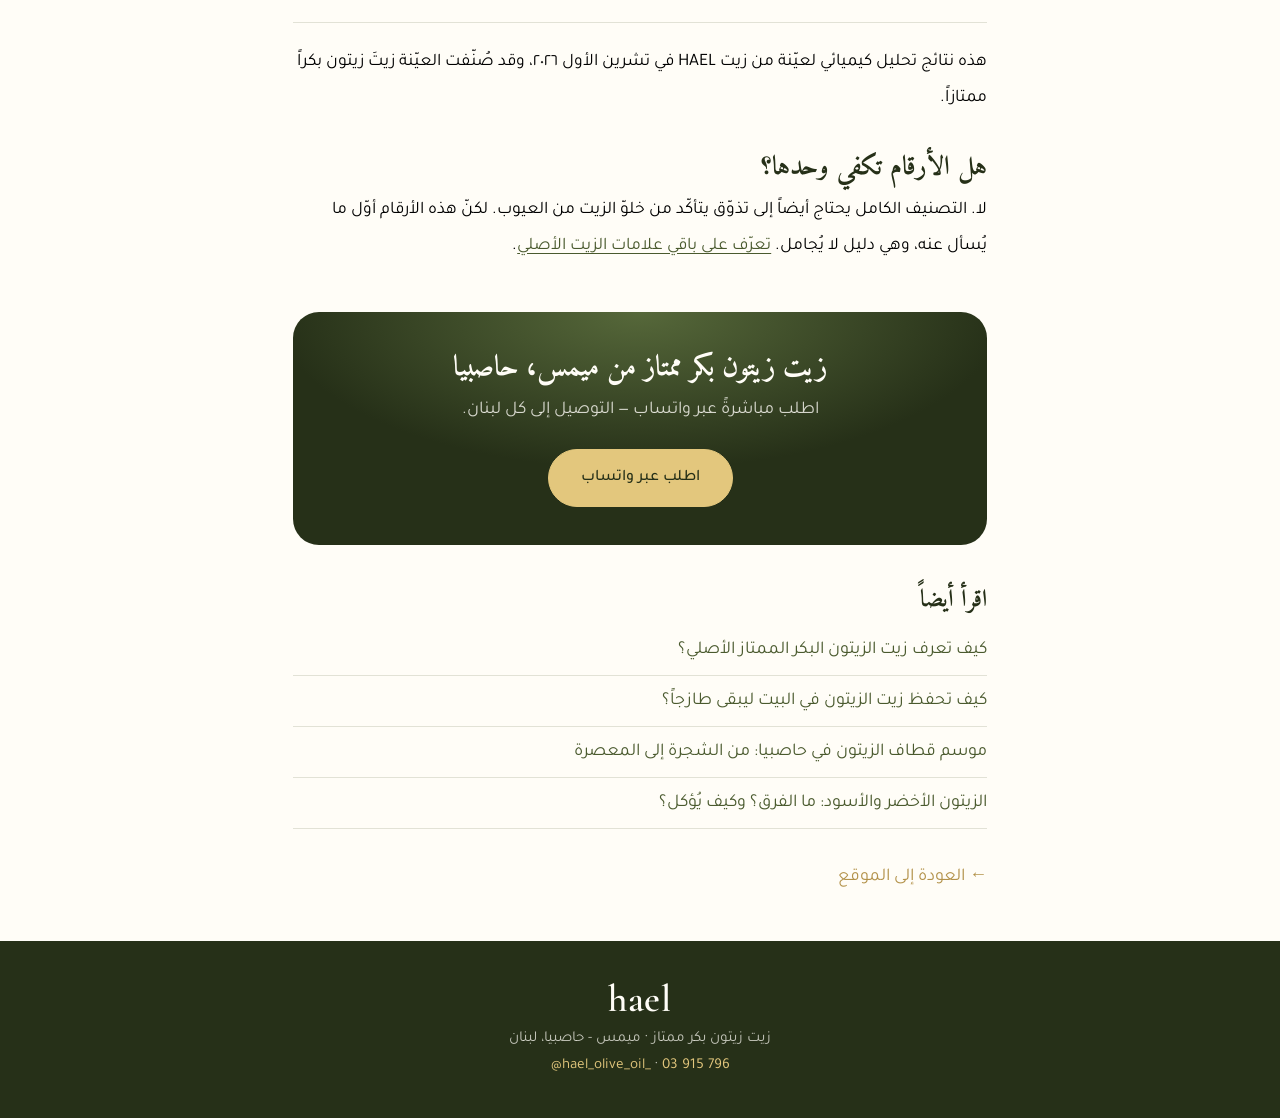
<file: articles/olive-oil-acidity.html>
<!DOCTYPE html>
<html lang="ar" dir="rtl">
<head>
  <meta charset="UTF-8">
  <meta name="viewport" content="width=device-width, initial-scale=1">
  <title>ما معنى حموضة زيت الزيتون؟ وكيف تقرأ نتيجة التحليل | HAEL Olive Oil</title>
  <meta name="description" content="شرح مبسّط لحموضة زيت الزيتون ورقم البيروكسيد وK232 وK270، وما هي حدود زيت الزيتون البكر الممتاز، مع نتيجة تحليل زيت HAEL.">
  <meta name="theme-color" content="#263018">
  <link rel="canonical" href="https://hael.site/articles/olive-oil-acidity.html">
  <link rel="icon" href="../favicon.ico" sizes="any">
  <link rel="icon" type="image/png" sizes="32x32" href="../favicon-32.png">
  <link rel="apple-touch-icon" href="../apple-touch-icon.png">
  <link rel="manifest" href="../site.webmanifest">
  <meta property="og:type" content="article">
  <meta property="og:site_name" content="HAEL Olive Oil">
  <meta property="og:url" content="https://hael.site/articles/olive-oil-acidity.html">
  <meta property="og:title" content="ما معنى حموضة زيت الزيتون؟ وكيف تقرأ نتيجة التحليل">
  <meta property="og:description" content="شرح مبسّط لحموضة زيت الزيتون ورقم البيروكسيد وK232 وK270، وما هي حدود زيت الزيتون البكر الممتاز، مع نتيجة تحليل زيت HAEL.">
  <meta property="og:image" content="https://hael.site/assets/img/og.jpg">
  <meta name="twitter:card" content="summary_large_image">
  <script type="application/ld+json">{"@context": "https://schema.org", "@graph": [{"@type": "Article", "headline": "ما معنى حموضة زيت الزيتون؟ وكيف تقرأ نتيجة التحليل", "description": "شرح مبسّط لحموضة زيت الزيتون ورقم البيروكسيد وK232 وK270، وما هي حدود زيت الزيتون البكر الممتاز، مع نتيجة تحليل زيت HAEL.", "inLanguage": "ar", "image": "https://hael.site/assets/img/tile-bottle.jpg", "datePublished": "2026-11-25", "dateModified": "2026-11-25", "mainEntityOfPage": "https://hael.site/articles/olive-oil-acidity.html", "author": {"@type": "Organization", "name": "HAEL Olive Oil", "url": "https://hael.site/"}, "publisher": {"@type": "Organization", "name": "HAEL Olive Oil", "logo": {"@type": "ImageObject", "url": "https://hael.site/assets/img/icon-512.png"}}}, {"@type": "BreadcrumbList", "itemListElement": [{"@type": "ListItem", "position": 1, "name": "الرئيسية", "item": "https://hael.site/"}, {"@type": "ListItem", "position": 2, "name": "ما معنى حموضة زيت الزيتون؟ وكيف تقرأ نتيجة التحليل", "item": "https://hael.site/articles/olive-oil-acidity.html"}]}]}</script>
  <link rel="preconnect" href="https://fonts.googleapis.com">
  <link rel="preconnect" href="https://fonts.gstatic.com" crossorigin>
  <link href="https://fonts.googleapis.com/css2?family=Amiri:ital,wght@0,400;0,700;1,400&family=Cormorant+Garamond:ital,wght@0,400;0,500;0,600;1,400;1,500&family=Tajawal:wght@300;400;500;700&display=swap" rel="stylesheet">
  <link rel="stylesheet" href="../assets/css/style.css?v=20261126">
</head>
<body class="page-article">
  <header class="nav is-scrolled">
    <a href="../" class="brand" aria-label="HAEL">
      <img class="brand__mark" src="../assets/img/logo-mark.webp" alt="" width="560" height="618">
      <span class="brand__name">hael</span>
    </a>
    <div class="nav__actions">
      <a class="btn btn--small" href="https://wa.me/9613915796" target="_blank" rel="noopener">اطلب عبر واتساب</a>
    </div>
  </header>

  <main class="article">
    <nav class="article__crumbs" aria-label="Breadcrumb"><a href="../">الرئيسية</a> <span>/</span> <a href="../#guide">دليل الزيتون</a></nav>
    <h1>ما معنى حموضة زيت الزيتون؟ وكيف تقرأ نتيجة التحليل</h1>
    <img class="article__img" src="../assets/img/tile-bottle.webp" alt="ما معنى حموضة زيت الزيتون؟ وكيف تقرأ نتيجة التحليل" width="404" height="404">
    <div class="article__body">
<p>كثيرون يسمعون أنّ «الزيت حموضته قليلة» من دون أن يعرفوا ما المقصود. الحموضة هنا ليست طعماً حامضاً تشعر به، بل قياس مخبري يدلّ على سلامة الثمرة وحسن التعامل معها من الشجرة إلى المعصرة.</p>
<h2>الحموضة الحرّة</h2>
<p>هي نسبة الأحماض الدهنية الحرّة في الزيت. ترتفع عندما تكون الثمار متضرّرة، أو حين يطول الوقت بين القطاف والعصر، أو عند سوء التخزين. لكي يُصنَّف الزيت «بكراً ممتازاً» يجب ألّا تتجاوز حموضته <strong>0.8%</strong>. الزيت البكر العادي يصل إلى 2%.</p>
<h2>رقم البيروكسيد</h2>
<p>يقيس بداية تأكسد الزيت، أي مدى تعرّضه للهواء والحرارة. الحدّ الأقصى للبكر الممتاز هو <strong>20</strong>، وكلّما كان الرقم أدنى كان الزيت أكثر نضارة.</p>
<h2>K232 و K270</h2>
<p>قياسان بالأشعة فوق البنفسجية يكشفان التأكسد وعمر الزيت وما إذا كان قد خضع لمعالجة. حدّا البكر الممتاز هما <strong>2.5</strong> لـ K232 و<strong>0.22</strong> لـ K270.</p>
<h2>نتيجة تحليل زيت HAEL</h2>
<table>
<thead><tr><th>القياس</th><th>نتيجة HAEL</th><th>حدّ البكر الممتاز</th></tr></thead>
<tbody>
<tr><td>الحموضة الحرّة</td><td>0.21%</td><td>0.8%</td></tr>
<tr><td>رقم البيروكسيد</td><td>2.5</td><td>20</td></tr>
<tr><td>K232</td><td>1.8</td><td>2.5</td></tr>
<tr><td>K270</td><td>0.18</td><td>0.22</td></tr>
</tbody>
</table>
<p>هذه نتائج تحليل كيميائي لعيّنة من زيت HAEL في تشرين الأول ٢٠٢٦، وقد صُنّفت العيّنة زيتَ زيتون بكراً ممتازاً.</p>
<h2>هل الأرقام تكفي وحدها؟</h2>
<p>لا. التصنيف الكامل يحتاج أيضاً إلى تذوّق يتأكّد من خلوّ الزيت من العيوب. لكنّ هذه الأرقام أوّل ما يُسأل عنه، وهي دليل لا يُجامل. <a href="how-to-choose-olive-oil.html">تعرّف على باقي علامات الزيت الأصلي</a>.</p>
</div>

    <section class="article__cta">
      <h2>زيت زيتون بكر ممتاز من ميمس، حاصبيا</h2>
      <p>اطلب مباشرةً عبر واتساب — التوصيل إلى كل لبنان.</p>
      <a class="btn btn--light" href="https://wa.me/9613915796" target="_blank" rel="noopener">اطلب عبر واتساب</a>
    </section>
    <aside class="article__more"><h2>اقرأ أيضاً</h2><ul><li><a href="how-to-choose-olive-oil.html">كيف تعرف زيت الزيتون البكر الممتاز الأصلي؟</a></li><li><a href="olive-oil-storage.html">كيف تحفظ زيت الزيتون في البيت ليبقى طازجاً؟</a></li><li><a href="olive-harvest-hasbaya.html">موسم قطاف الزيتون في حاصبيا: من الشجرة إلى المعصرة</a></li><li><a href="green-and-black-olives.html">الزيتون الأخضر والأسود: ما الفرق؟ وكيف يُؤكل؟</a></li></ul></aside>
    <p class="article__back"><a href="../">← العودة إلى الموقع</a></p>
  </main>

  <footer class="article__foot">
    <span class="brand__name">hael</span>
    <p>زيت زيتون بكر ممتاز · ميمس - حاصبيا، لبنان</p>
    <p><a href="tel:+9613915796" dir="ltr">03 915 796</a> · <a href="https://www.instagram.com/hael_olive_oil_/" target="_blank" rel="noopener" dir="ltr">@hael_olive_oil_</a></p>
  </footer>
</body>
</html>
</file>
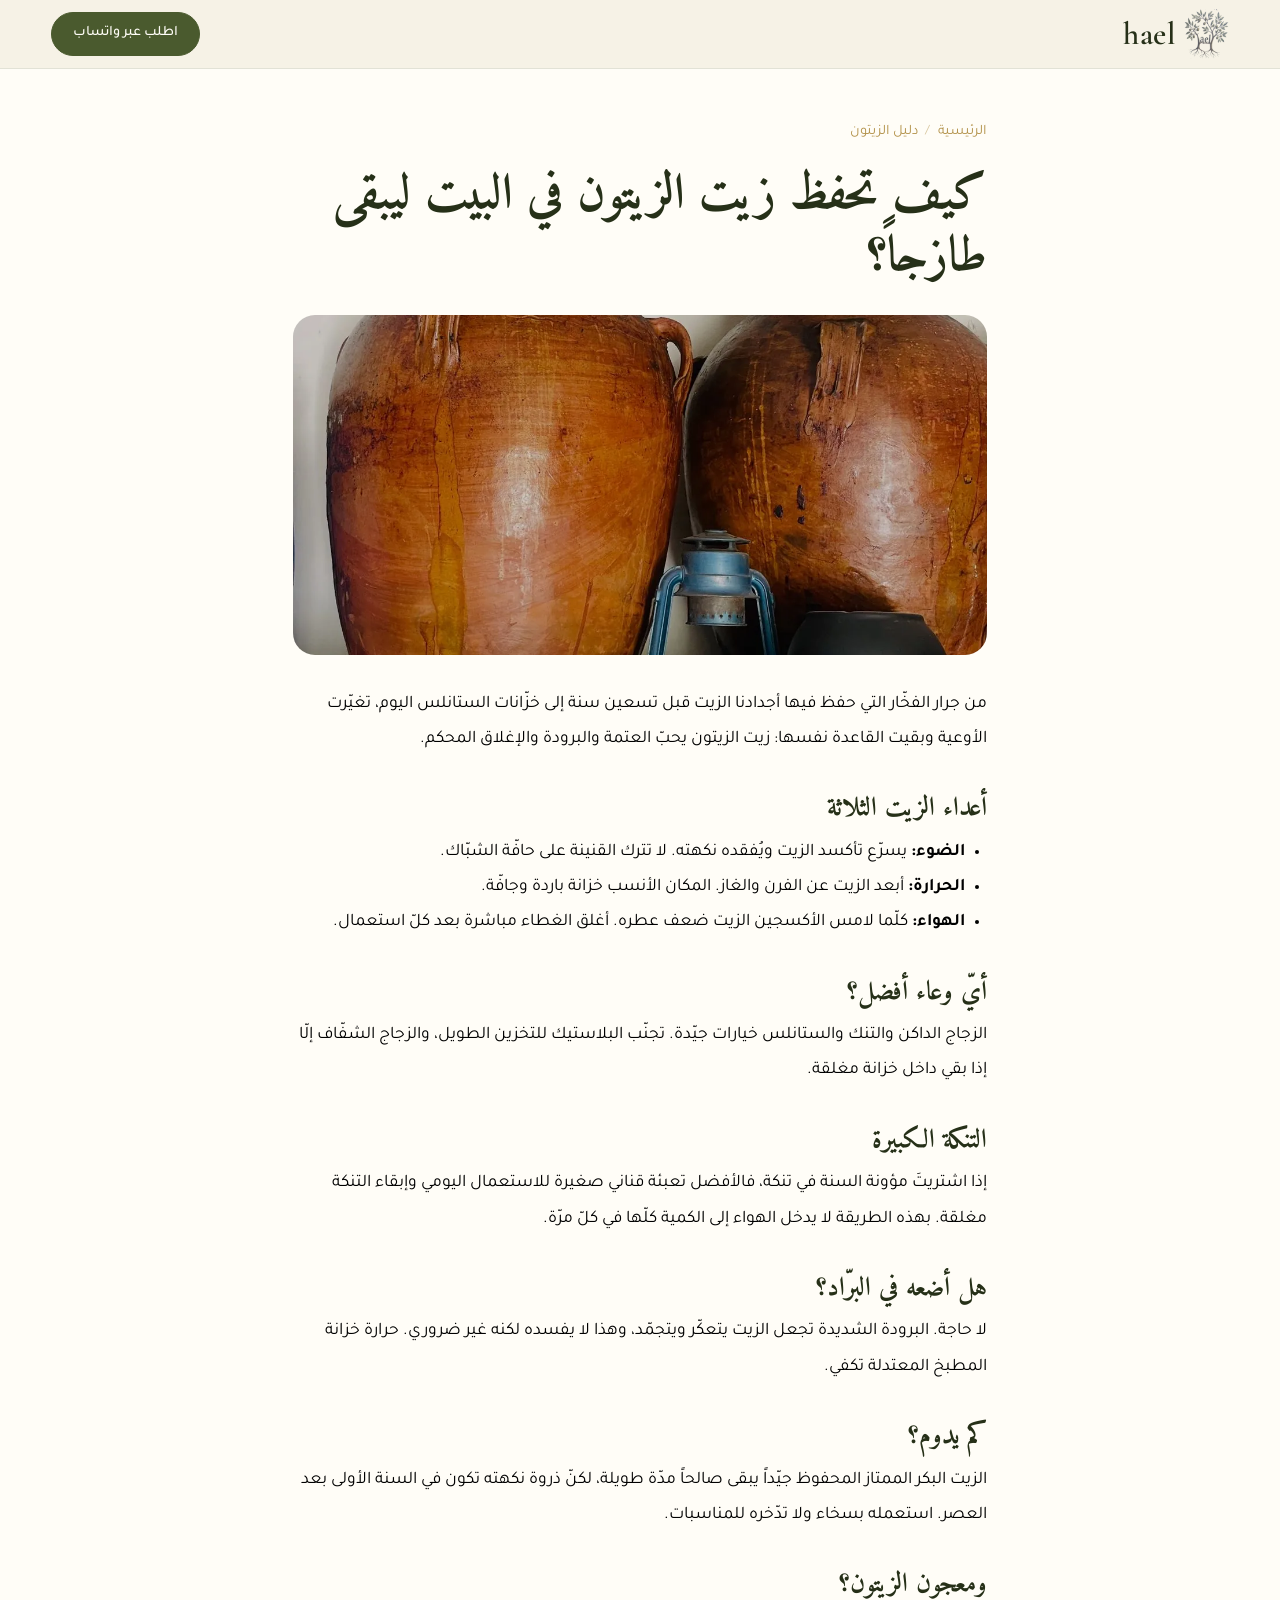
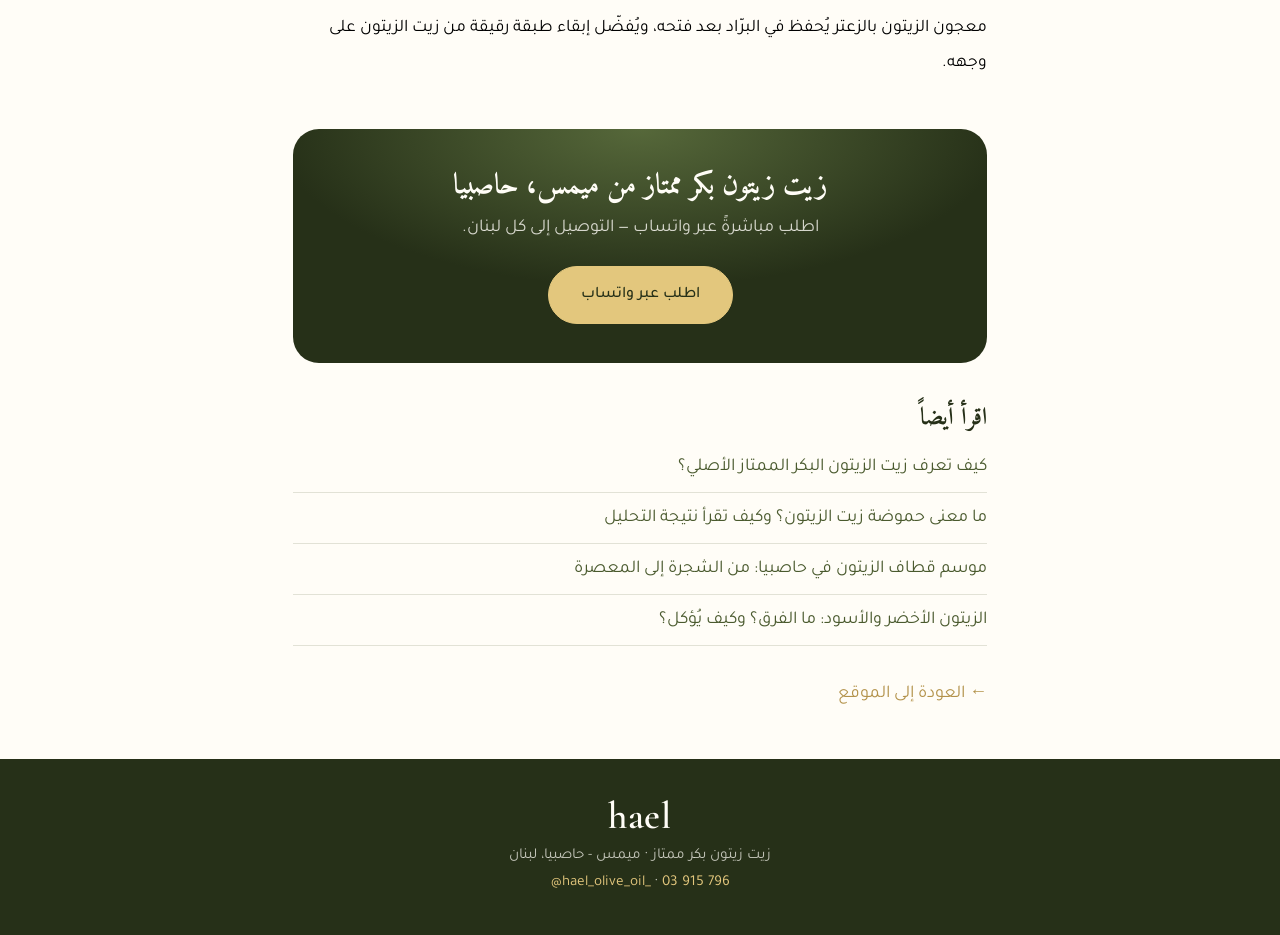
<file: articles/olive-oil-storage.html>
<!DOCTYPE html>
<html lang="ar" dir="rtl">
<head>
  <meta charset="UTF-8">
  <meta name="viewport" content="width=device-width, initial-scale=1">
  <title>كيف تحفظ زيت الزيتون في البيت ليبقى طازجاً؟ | HAEL Olive Oil</title>
  <meta name="description" content="أفضل طريقة لحفظ زيت الزيتون في البيت: بعيداً عن الضوء والحرارة والهواء، وأيّ وعاء تختار، وكم يدوم زيت الزيتون.">
  <meta name="theme-color" content="#263018">
  <link rel="canonical" href="https://hael.site/articles/olive-oil-storage.html">
  <link rel="icon" href="../favicon.ico" sizes="any">
  <link rel="icon" type="image/png" sizes="32x32" href="../favicon-32.png">
  <link rel="apple-touch-icon" href="../apple-touch-icon.png">
  <link rel="manifest" href="../site.webmanifest">
  <meta property="og:type" content="article">
  <meta property="og:site_name" content="HAEL Olive Oil">
  <meta property="og:url" content="https://hael.site/articles/olive-oil-storage.html">
  <meta property="og:title" content="كيف تحفظ زيت الزيتون في البيت ليبقى طازجاً؟">
  <meta property="og:description" content="أفضل طريقة لحفظ زيت الزيتون في البيت: بعيداً عن الضوء والحرارة والهواء، وأيّ وعاء تختار، وكم يدوم زيت الزيتون.">
  <meta property="og:image" content="https://hael.site/assets/img/og.jpg">
  <meta name="twitter:card" content="summary_large_image">
  <script type="application/ld+json">{"@context": "https://schema.org", "@graph": [{"@type": "Article", "headline": "كيف تحفظ زيت الزيتون في البيت ليبقى طازجاً؟", "description": "أفضل طريقة لحفظ زيت الزيتون في البيت: بعيداً عن الضوء والحرارة والهواء، وأيّ وعاء تختار، وكم يدوم زيت الزيتون.", "inLanguage": "ar", "image": "https://hael.site/assets/img/jars.jpg", "datePublished": "2026-11-25", "dateModified": "2026-11-25", "mainEntityOfPage": "https://hael.site/articles/olive-oil-storage.html", "author": {"@type": "Organization", "name": "HAEL Olive Oil", "url": "https://hael.site/"}, "publisher": {"@type": "Organization", "name": "HAEL Olive Oil", "logo": {"@type": "ImageObject", "url": "https://hael.site/assets/img/icon-512.png"}}}, {"@type": "BreadcrumbList", "itemListElement": [{"@type": "ListItem", "position": 1, "name": "الرئيسية", "item": "https://hael.site/"}, {"@type": "ListItem", "position": 2, "name": "كيف تحفظ زيت الزيتون في البيت ليبقى طازجاً؟", "item": "https://hael.site/articles/olive-oil-storage.html"}]}]}</script>
  <link rel="preconnect" href="https://fonts.googleapis.com">
  <link rel="preconnect" href="https://fonts.gstatic.com" crossorigin>
  <link href="https://fonts.googleapis.com/css2?family=Amiri:ital,wght@0,400;0,700;1,400&family=Cormorant+Garamond:ital,wght@0,400;0,500;0,600;1,400;1,500&family=Tajawal:wght@300;400;500;700&display=swap" rel="stylesheet">
  <link rel="stylesheet" href="../assets/css/style.css?v=20261126">
</head>
<body class="page-article">
  <header class="nav is-scrolled">
    <a href="../" class="brand" aria-label="HAEL">
      <img class="brand__mark" src="../assets/img/logo-mark.webp" alt="" width="560" height="618">
      <span class="brand__name">hael</span>
    </a>
    <div class="nav__actions">
      <a class="btn btn--small" href="https://wa.me/9613915796" target="_blank" rel="noopener">اطلب عبر واتساب</a>
    </div>
  </header>

  <main class="article">
    <nav class="article__crumbs" aria-label="Breadcrumb"><a href="../">الرئيسية</a> <span>/</span> <a href="../#guide">دليل الزيتون</a></nav>
    <h1>كيف تحفظ زيت الزيتون في البيت ليبقى طازجاً؟</h1>
    <img class="article__img" src="../assets/img/jars.webp" alt="كيف تحفظ زيت الزيتون في البيت ليبقى طازجاً؟" width="404" height="404">
    <div class="article__body">
<p>من جرار الفخّار التي حفظ فيها أجدادنا الزيت قبل تسعين سنة إلى خزّانات الستانلس اليوم، تغيّرت الأوعية وبقيت القاعدة نفسها: زيت الزيتون يحبّ العتمة والبرودة والإغلاق المحكم.</p>
<h2>أعداء الزيت الثلاثة</h2>
<ul>
<li><strong>الضوء:</strong> يسرّع تأكسد الزيت ويُفقده نكهته. لا تترك القنينة على حافّة الشبّاك.</li>
<li><strong>الحرارة:</strong> أبعد الزيت عن الفرن والغاز. المكان الأنسب خزانة باردة وجافّة.</li>
<li><strong>الهواء:</strong> كلّما لامس الأكسجين الزيت ضعف عطره. أغلق الغطاء مباشرة بعد كلّ استعمال.</li>
</ul>
<h2>أيّ وعاء أفضل؟</h2>
<p>الزجاج الداكن والتنك والستانلس خيارات جيّدة. تجنّب البلاستيك للتخزين الطويل، والزجاج الشفّاف إلّا إذا بقي داخل خزانة مغلقة.</p>
<h2>التنكة الكبيرة</h2>
<p>إذا اشتريتَ مؤونة السنة في تنكة، فالأفضل تعبئة قناني صغيرة للاستعمال اليومي وإبقاء التنكة مغلقة. بهذه الطريقة لا يدخل الهواء إلى الكمية كلّها في كلّ مرّة.</p>
<h2>هل أضعه في البرّاد؟</h2>
<p>لا حاجة. البرودة الشديدة تجعل الزيت يتعكّر ويتجمّد، وهذا لا يفسده لكنه غير ضروري. حرارة خزانة المطبخ المعتدلة تكفي.</p>
<h2>كم يدوم؟</h2>
<p>الزيت البكر الممتاز المحفوظ جيّداً يبقى صالحاً مدّة طويلة، لكنّ ذروة نكهته تكون في السنة الأولى بعد العصر. استعمله بسخاء ولا تدّخره للمناسبات.</p>
<h2>ومعجون الزيتون؟</h2>
<p>معجون الزيتون بالزعتر يُحفظ في البرّاد بعد فتحه، ويُفضّل إبقاء طبقة رقيقة من زيت الزيتون على وجهه.</p>
</div>

    <section class="article__cta">
      <h2>زيت زيتون بكر ممتاز من ميمس، حاصبيا</h2>
      <p>اطلب مباشرةً عبر واتساب — التوصيل إلى كل لبنان.</p>
      <a class="btn btn--light" href="https://wa.me/9613915796" target="_blank" rel="noopener">اطلب عبر واتساب</a>
    </section>
    <aside class="article__more"><h2>اقرأ أيضاً</h2><ul><li><a href="how-to-choose-olive-oil.html">كيف تعرف زيت الزيتون البكر الممتاز الأصلي؟</a></li><li><a href="olive-oil-acidity.html">ما معنى حموضة زيت الزيتون؟ وكيف تقرأ نتيجة التحليل</a></li><li><a href="olive-harvest-hasbaya.html">موسم قطاف الزيتون في حاصبيا: من الشجرة إلى المعصرة</a></li><li><a href="green-and-black-olives.html">الزيتون الأخضر والأسود: ما الفرق؟ وكيف يُؤكل؟</a></li></ul></aside>
    <p class="article__back"><a href="../">← العودة إلى الموقع</a></p>
  </main>

  <footer class="article__foot">
    <span class="brand__name">hael</span>
    <p>زيت زيتون بكر ممتاز · ميمس - حاصبيا، لبنان</p>
    <p><a href="tel:+9613915796" dir="ltr">03 915 796</a> · <a href="https://www.instagram.com/hael_olive_oil_/" target="_blank" rel="noopener" dir="ltr">@hael_olive_oil_</a></p>
  </footer>
</body>
</html>
</file>
<file: assets/css/style.css>
/* ============ hael — brand site ============ */
:root {
  --cream: #f6f1e4;
  --paper: #fffdf7;
  --ink: #2c3322;
  --muted: #6c705c;
  --olive: #4a5a2e;
  --olive-soft: #8a9a5b;
  --deep: #263018;
  --gold: #b3924a;
  --gold-soft: #e3c77d;
  --line: rgba(74, 90, 46, .16);
  --display: "Amiri", "Cormorant Garamond", "Times New Roman", serif;
  --body: "Tajawal", "Segoe UI", Tahoma, sans-serif;
  --latin: "Cormorant Garamond", "Times New Roman", serif;
  --ease: cubic-bezier(.2, .7, .2, 1);
}
html[lang="en"] {
  --display: "Cormorant Garamond", "Times New Roman", serif;
  --body: "Tajawal", "Segoe UI", system-ui, sans-serif;
}

* { box-sizing: border-box; margin: 0; padding: 0; }
html { scroll-behavior: smooth; scroll-padding-top: 84px; }
body {
  font-family: var(--body);
  font-size: 18px;
  line-height: 1.8;
  color: var(--ink);
  background: var(--cream);
  overflow-x: hidden;
  -webkit-font-smoothing: antialiased;
}
body.no-scroll { overflow: hidden; }
a { color: inherit; text-decoration: none; }
ul, ol { list-style: none; }
button { font-family: inherit; cursor: pointer; }

h1, h2, h3 { font-family: var(--display); font-weight: 700; line-height: 1.25; color: var(--deep); }
html[lang="en"] h1, html[lang="en"] h2, html[lang="en"] h3 { font-weight: 600; line-height: 1.1; }
h2 { font-size: clamp(2rem, 4.4vw, 3.4rem); }
h3 { font-size: 1.5rem; }

.eyebrow {
  font-size: .85rem;
  font-weight: 500;
  letter-spacing: .12em;
  color: var(--gold);
  margin-bottom: 1rem;
  display: inline-flex;
  align-items: center;
  gap: .8rem;
}
html[lang="en"] .eyebrow { text-transform: uppercase; letter-spacing: .28em; font-size: .75rem; }
.eyebrow::before { content: ""; width: 34px; height: 1px; background: var(--gold); }

/* ---------- Buttons ---------- */
.btn {
  display: inline-flex;
  align-items: center;
  justify-content: center;
  gap: .5rem;
  padding: .85rem 2rem;
  border-radius: 999px;
  background: var(--olive);
  color: var(--paper);
  font-family: var(--body);
  font-weight: 500;
  font-size: 1rem;
  border: 1px solid var(--olive);
  transition: background .3s, color .3s, border-color .3s, transform .3s var(--ease), box-shadow .3s;
}
.btn:hover { background: var(--deep); border-color: var(--deep); transform: translateY(-2px); box-shadow: 0 12px 24px -12px rgba(38, 48, 24, .6); }
.btn--ghost { background: transparent; color: var(--olive); }
.btn--ghost:hover { color: var(--paper); }
.btn--small { padding: .5rem 1.3rem; font-size: .9rem; }
.btn--light { background: var(--gold-soft); border-color: var(--gold-soft); color: var(--deep); }
.btn--light:hover { background: var(--paper); border-color: var(--paper); color: var(--deep); }
.btn--outline-light { background: transparent; border-color: rgba(255, 253, 247, .45); color: var(--paper); }
.btn--outline-light:hover { background: var(--paper); border-color: var(--paper); color: var(--deep); }

/* ---------- Nav ---------- */
.nav {
  position: fixed;
  inset: 0 0 auto 0;
  z-index: 50;
  display: flex;
  align-items: center;
  justify-content: space-between;
  gap: 1.2rem;
  padding: 1rem clamp(1rem, 4vw, 3.5rem);
  transition: background .4s, box-shadow .4s, padding .4s;
}
.nav.is-scrolled {
  background: rgba(246, 241, 228, .92);
  backdrop-filter: blur(12px);
  box-shadow: 0 1px 0 var(--line);
  padding-block: .55rem;
}
.brand { display: inline-flex; align-items: center; gap: .5rem; }
.brand__name { font-family: var(--latin); font-size: 2rem; font-weight: 600; color: var(--deep); letter-spacing: .02em; line-height: 1; }
.tree--mini { width: 44px; height: 44px; }
.nav__links { display: flex; gap: 1.7rem; font-size: 1rem; font-weight: 700; color: var(--deep); }
.nav__links a { position: relative; padding-block: .3rem; white-space: nowrap; }
.nav__links a::after {
  content: ""; position: absolute; inset: auto 0 0 0; height: 1px; background: var(--gold);
  transform: scaleX(0); transition: transform .35s var(--ease);
}
.nav__links a:hover::after { transform: scaleX(1); }
.nav__actions { display: flex; align-items: center; gap: .65rem; }
.lang {
  width: 40px; height: 40px; border-radius: 50%;
  border: 1px solid var(--line); background: transparent; color: var(--olive);
  font-family: var(--body); font-weight: 700; font-size: .8rem;
  transition: background .3s, color .3s;
}
.lang:hover { background: var(--olive); color: var(--paper); }

.cart-btn {
  display: inline-flex; align-items: center; gap: .5rem;
  padding: .48rem 1rem; border-radius: 999px;
  border: 1px solid var(--olive); background: var(--olive); color: var(--paper);
  font-size: .9rem; font-weight: 500;
  transition: background .3s, transform .3s var(--ease);
}
.cart-btn:hover { background: var(--deep); transform: translateY(-1px); }
.cart-btn svg { width: 18px; height: 18px; fill: none; stroke: currentColor; stroke-width: 1.8; stroke-linecap: round; stroke-linejoin: round; }
.cart-btn__count {
  min-width: 22px; height: 22px; padding-inline: 5px; border-radius: 999px;
  background: var(--gold-soft); color: var(--deep);
  display: inline-grid; place-items: center; font-size: .78rem; font-weight: 700;
}

.menu-btn {
  display: none; width: 40px; height: 40px; border-radius: 50%;
  border: 1px solid var(--line); background: transparent;
  align-items: center; justify-content: center; flex-direction: column; gap: 4.5px;
}
.menu-btn span { width: 18px; height: 1.8px; background: var(--deep); border-radius: 2px; transition: transform .3s, opacity .3s; }
.menu-btn.is-open span:nth-child(1) { transform: translateY(6.3px) rotate(45deg); }
.menu-btn.is-open span:nth-child(2) { opacity: 0; }
.menu-btn.is-open span:nth-child(3) { transform: translateY(-6.3px) rotate(-45deg); }

/* ---------- Mobile Nav Drawer ---------- */
.mobile-nav {
  position: fixed; inset: 0; z-index: 45;
  background: rgba(246, 241, 228, .98); backdrop-filter: blur(14px);
  display: flex; flex-direction: column; justify-content: center; align-items: center; gap: 2rem;
  padding: 5.5rem 2rem 2.5rem;
  opacity: 0; pointer-events: none; transition: opacity .35s var(--ease);
}
.mobile-nav.is-open { opacity: 1; pointer-events: auto; }
.mobile-nav__links { display: flex; flex-direction: column; align-items: center; gap: 1.1rem; }
.mobile-nav__links a { font-family: var(--display); font-size: 1.75rem; color: var(--deep); }
.mobile-nav__meta { text-align: center; color: var(--muted); font-size: .95rem; border-top: 1px solid var(--line); padding-top: 1.2rem; }
.mobile-nav__meta a { color: var(--olive); font-weight: 700; display: inline-block; margin-top: .2rem; }

/* ---------- Hero ---------- */
.hero {
  position: relative;
  min-height: min(100vh, 1000px);
  min-height: min(100svh, 1000px);
  display: grid;
  grid-template-columns: 1.05fr 1fr;
  align-items: center;
  gap: 2rem;
  padding: 7rem clamp(1.2rem, 6vw, 6rem) 5rem;
  background:
    radial-gradient(60% 55% at 72% 45%, rgba(227, 199, 125, .28), transparent 70%),
    radial-gradient(40% 40% at 10% 90%, rgba(138, 154, 91, .2), transparent 70%),
    var(--cream);
  overflow: hidden;
}
html[dir="rtl"] .hero {
  background:
    radial-gradient(60% 55% at 28% 45%, rgba(227, 199, 125, .28), transparent 70%),
    radial-gradient(40% 40% at 90% 90%, rgba(138, 154, 91, .2), transparent 70%),
    var(--cream);
}
.hero__title { font-size: clamp(3.2rem, 8.5vw, 7rem); line-height: 1.15; margin-bottom: 1.5rem; }
html[lang="en"] .hero__title { line-height: .98; }
.hero__title em { font-style: normal; color: var(--olive); }
html[lang="en"] .hero__title em { font-style: italic; font-weight: 500; }
.hero__lead { max-width: 34rem; font-size: 1.15rem; color: var(--muted); margin-bottom: 2rem; }
.hero__cta { display: flex; flex-wrap: wrap; gap: .9rem; margin-bottom: 1.8rem; }
.hero__badges { display: flex; flex-wrap: wrap; gap: .6rem; }
.hero__badges span {
  font-size: .85rem; color: var(--olive);
  padding: .28rem .85rem; border-radius: 999px;
  border: 1px solid var(--line); background: rgba(255, 253, 247, .65);
}

.hero__art { position: relative; display: grid; place-items: center; }
.emblem {
  position: relative;
  width: min(100%, 520px);
  aspect-ratio: 1;
  border-radius: 50%;
  background: var(--paper);
  box-shadow: 0 40px 80px -40px rgba(38, 48, 24, .45), inset 0 0 0 1px rgba(179, 146, 74, .5);
  display: grid; place-items: center;
}
.emblem::before {
  content: ""; position: absolute; inset: 14px; border-radius: 50%;
  border: 1px solid rgba(179, 146, 74, .45);
}
.emblem .tree { width: 86%; height: 86%; }

.olive {
  position: absolute; width: 22px; height: 30px; border-radius: 50%;
  background: radial-gradient(circle at 35% 30%, #a9b56a, #55642c 70%);
  box-shadow: 0 10px 14px -8px rgba(38, 48, 24, .6);
  animation: float 7s ease-in-out infinite;
}
.olive--1 { top: 6%; inset-inline-start: 4%; transform: rotate(20deg); }
.olive--2 { bottom: 10%; inset-inline-end: 2%; width: 16px; height: 22px; animation-delay: -2s; }
.olive--3 { bottom: 2%; inset-inline-start: 16%; width: 13px; height: 18px; animation-delay: -4s; background: radial-gradient(circle at 35% 30%, #6d5a6e, #2c2230 70%); }
@keyframes float { 50% { translate: 0 -16px; rotate: 12deg; } }

.scroll-hint {
  position: absolute; bottom: 1rem; left: 50%; translate: -50% 0;
  width: 52px; height: 90px; transition: scale .4s var(--ease);
}
.scroll-hint:hover { scale: 1.12; }
.scroll-hint svg { display: block; width: 100%; height: 100%; overflow: visible; }
.hint__branch { transform-box: fill-box; transform-origin: 50% 0; animation: hint-swing 4.2s ease-in-out infinite; }
.hint__drop { transform-box: fill-box; transform-origin: 50% 0; animation: hint-drop 2.8s cubic-bezier(.5, 0, .9, .6) infinite; }
.hint__ripple { transform-box: fill-box; transform-origin: center; animation: hint-ripple 2.8s ease-out infinite; }
@keyframes hint-swing { 0%, 100% { transform: rotate(-5deg); } 50% { transform: rotate(5deg); } }
@keyframes hint-drop {
  0% { transform: translateY(0) scale(0); opacity: 0; }
  22% { transform: translateY(0) scale(1); opacity: 1; }
  34% { transform: translateY(0) scale(1); opacity: 1; }
  78% { transform: translateY(34px) scale(.9); opacity: 1; }
  82%, 100% { transform: translateY(36px) scale(.4); opacity: 0; }
}
@keyframes hint-ripple {
  0%, 78% { transform: scale(.2); opacity: 0; }
  82% { transform: scale(.4); opacity: .9; }
  100% { transform: scale(1.5); opacity: 0; }
}
@media (max-height: 720px) { .scroll-hint { display: none; } }

/* ---------- Tree (built in JS) ---------- */
.tree { overflow: visible; display: block; }
.tree .wood { fill: none; stroke: #6b5b45; stroke-linecap: round; stroke-linejoin: round; }
.tree .root { stroke: #8a7a62; }
.tree .leaf { transform-origin: 0 0; }
.tree .name { font-family: var(--latin); font-weight: 600; fill: #3d3a30; }
.tree[data-tree="full"] .wood {
  stroke-dasharray: 1; stroke-dashoffset: 1;
  animation: draw 1.6s var(--ease) forwards;
}
.tree[data-tree="full"] .root { animation-delay: .5s; }
.tree[data-tree="full"] .leaf, .tree[data-tree="full"] .fruit {
  transform: scale(0);
  animation: grow .7s var(--ease) forwards;
  animation-delay: calc(.9s + var(--d, 0s));
}
.tree[data-tree="full"] .fruit { transform-box: fill-box; transform-origin: center; }
.tree[data-tree="full"] .name { opacity: 0; animation: fade 1s 1.4s forwards; }
@keyframes draw { to { stroke-dashoffset: 0; } }
@keyframes grow { to { transform: scale(1); } }
@keyframes fade { to { opacity: 1; } }

/* ---------- Marquee ---------- */
.marquee { background: var(--deep); color: var(--gold-soft); overflow: hidden; padding: 1rem 0; direction: ltr; }
.marquee__track { display: flex; align-items: center; gap: 2.5rem; width: max-content; animation: slide 36s linear infinite; }
.marquee__track span { font-family: var(--display); font-size: 1.35rem; white-space: nowrap; }
.marquee__track i { font-style: normal; font-size: .8rem; color: var(--olive-soft); }
@keyframes slide { to { transform: translateX(-50%); } }

/* ---------- Sections ---------- */
section { padding: clamp(4.5rem, 10vw, 8.5rem) clamp(1.2rem, 6vw, 6rem); }
.section-head { text-align: center; margin-bottom: clamp(2.5rem, 6vw, 4.5rem); }
.section-head .eyebrow::after { content: ""; width: 34px; height: 1px; background: var(--gold); }
.section-head--light h2 { color: var(--paper); }

/* ---------- Story ---------- */
.story { background: var(--paper); }
.story__inner { max-width: 50rem; margin-inline: auto; text-align: center; }
.story__inner .eyebrow::after { content: ""; width: 34px; height: 1px; background: var(--gold); }
.story h2 { margin-bottom: 1.8rem; }
.story__text { font-size: 1.2rem; color: var(--muted); margin-bottom: 1.2rem; }
.values {
  display: grid; grid-template-columns: repeat(3, 1fr); gap: 1.5rem;
  max-width: 70rem; margin: clamp(3rem, 6vw, 5rem) auto 0;
}
.value {
  padding: 2.4rem 2rem; text-align: center; border: 1px solid var(--line); border-radius: 22px;
  background: var(--cream); transition: transform .5s var(--ease), box-shadow .5s, border-color .5s;
}
.value:hover { transform: translateY(-8px); border-color: var(--gold); box-shadow: 0 30px 50px -35px rgba(38, 48, 24, .5); }
.value svg { width: 46px; height: 46px; fill: none; stroke: var(--gold); stroke-width: 1.6; stroke-linecap: round; stroke-linejoin: round; margin-bottom: 1rem; }
.value h3 { margin-bottom: .5rem; }
.value p { color: var(--muted); font-size: 1rem; }

/* ---------- Origin / Mimess-Hasbaya ---------- */
.origin { background: var(--cream); border-top: 1px solid var(--line); }
.origin__grid {
  max-width: 72rem; margin-inline: auto;
  display: grid; grid-template-columns: 1.15fr .85fr; gap: clamp(2rem, 6vw, 5rem); align-items: center;
}
.origin__copy h2 { margin-bottom: 1.2rem; }
.origin__copy p { color: var(--muted); font-size: 1.08rem; margin-bottom: 2rem; }
.origin__meta { display: grid; grid-template-columns: repeat(3, 1fr); gap: 1rem; }
.stat {
  padding: 1.2rem 1rem; border-radius: 16px; background: var(--paper); border: 1px solid var(--line);
}
.stat strong { display: block; font-family: var(--display); font-size: 1.65rem; color: var(--olive); line-height: 1.2; margin-bottom: .25rem; }
.stat span { font-size: .88rem; color: var(--muted); }

/* Inspired by the hael business card */
.card-frame {
  position: relative;
  background: var(--paper);
  border: 1.5px solid var(--gold);
  border-radius: 18px;
  padding: 2.2rem 1.8rem;
  text-align: center;
  box-shadow: 0 28px 50px -36px rgba(38, 48, 24, .55);
}
.card-frame::before {
  content: ""; position: absolute; inset: 8px;
  border: 1px solid rgba(179, 146, 74, .45); border-radius: 12px; pointer-events: none;
}
.tree--card { width: 130px; height: 130px; margin: 0 auto .4rem; }
.card-frame__sub { font-family: var(--latin); letter-spacing: .16em; font-size: .95rem; font-weight: 600; color: var(--deep); }
.card-frame__origin { font-family: var(--latin); letter-spacing: .2em; font-size: .7rem; color: var(--gold); margin-top: .15rem; }
.card-frame__divider {
  display: flex; align-items: center; gap: .7rem; margin: 1.3rem auto; max-width: 12rem; color: var(--gold); font-size: .7rem;
}
.card-frame__divider::before, .card-frame__divider::after { content: ""; flex: 1; height: 1px; background: rgba(179, 146, 74, .5); }
.card-frame__info { display: flex; flex-direction: column; gap: .7rem; align-items: center; font-size: .98rem; color: var(--ink); }
.card-frame__info li { display: inline-flex; align-items: center; gap: .55rem; }
.card-frame__info svg { width: 18px; height: 18px; fill: none; stroke: var(--olive); stroke-width: 1.7; stroke-linecap: round; stroke-linejoin: round; flex-shrink: 0; }
.card-frame__info a:hover { color: var(--olive); text-decoration: underline; }

/* ---------- Products ---------- */
.products { background: var(--paper); }
.product {
  display: grid; grid-template-columns: 1fr 1.1fr; align-items: center; gap: clamp(2rem, 6vw, 5rem);
  max-width: 72rem; margin-inline: auto;
}
.product + .product { margin-top: clamp(4rem, 9vw, 7rem); }
.product--flip .product__art { order: 2; }
.product__art {
  position: relative; aspect-ratio: 1 / 1.05; border-radius: 300px 300px 28px 28px;
  display: grid; place-items: center; overflow: hidden;
}
.product__art--oil { background: linear-gradient(170deg, #e9e2c6, #cfd3a6); }
.product__art--paste { background: linear-gradient(170deg, #efe6cf, #e2cf9c); }
.product__art--gift { background: linear-gradient(170deg, #e8e0cc, #d5d0b4); }
.product__art::after {
  content: ""; position: absolute; bottom: 9%; left: 50%; translate: -50% 0; width: 46%; height: 5%;
  border-radius: 50%; background: rgba(38, 48, 24, .28); filter: blur(12px);
}
.bottle, .jar, .giftbox { position: relative; z-index: 1; transition: transform .7s var(--ease); }
.bottle { height: 76%; }
.jar { width: 58%; margin-top: 12%; }
.giftbox { width: 66%; margin-top: 6%; }
.product:hover .bottle { transform: translateY(-10px) rotate(-3deg); }
.product:hover .jar { transform: translateY(-10px) rotate(3deg); }
.product:hover .giftbox { transform: translateY(-10px) scale(1.03); }

.tag {
  display: inline-block; padding: .2rem 1rem; border-radius: 999px; font-size: .82rem; font-weight: 500;
  background: rgba(74, 90, 46, .12); color: var(--olive); margin-bottom: 1rem;
}
.tag--gold { background: rgba(179, 146, 74, .16); color: #8a6d2a; }
.product__body h3 { font-size: clamp(1.9rem, 3.6vw, 2.8rem); margin-bottom: 1rem; }
.product__body p { color: var(--muted); margin-bottom: 1.4rem; }
.product__list { margin-bottom: 1.5rem; }
.product__list li { position: relative; padding-inline-start: 1.6rem; padding-block: .42rem; border-bottom: 1px solid var(--line); font-size: 1rem; }
.product__list li::before {
  content: ""; position: absolute; inset-inline-start: 0; top: 50%; width: 9px; height: 13px; margin-top: -6.5px;
  border-radius: 50%; background: var(--olive-soft); transform: rotate(25deg);
}

.variants { display: flex; flex-wrap: wrap; gap: .55rem; margin-bottom: 1.5rem; }
.variant {
  padding: .42rem 1rem; border-radius: 999px; font-size: .9rem; font-weight: 500;
  border: 1px solid var(--line); background: var(--cream); color: var(--ink);
  transition: background .25s, color .25s, border-color .25s;
}
.variant:hover { border-color: var(--olive); }
.variant.is-active { background: var(--deep); border-color: var(--deep); color: var(--gold-soft); }
.product__cta { display: flex; flex-wrap: wrap; gap: .8rem; }

/* ---------- Tasting Notes & Care ---------- */
.tasting { background: var(--cream); }
.tasting__grid {
  max-width: 72rem; margin-inline: auto;
  display: grid; grid-template-columns: 1fr 1fr; gap: 1.8rem;
}
.tasting__card {
  background: var(--paper); border: 1px solid var(--line); border-radius: 26px;
  padding: clamp(1.8rem, 4vw, 2.8rem);
}
.tasting__card h3 { margin-bottom: .6rem; font-size: 1.7rem; }
.tasting__sub { color: var(--muted); font-size: 1rem; margin-bottom: 1.8rem; }
.meter + .meter { margin-top: 1.3rem; }
.meter__row { display: flex; justify-content: space-between; align-items: baseline; margin-bottom: .45rem; font-size: .98rem; }
.meter__row strong { color: var(--olive); font-weight: 600; font-size: .9rem; }
.meter__bar { height: 8px; border-radius: 999px; background: rgba(74, 90, 46, .12); overflow: hidden; }
.meter__bar span {
  display: block; height: 100%; width: var(--w, 70%); border-radius: 999px;
  background: linear-gradient(90deg, var(--olive), var(--gold));
}

.care-list { display: flex; flex-direction: column; gap: 1.3rem; margin-top: 1.2rem; }
.care-list li { display: flex; gap: 1rem; align-items: flex-start; }
.care-list__icon {
  width: 36px; height: 36px; border-radius: 50%; flex-shrink: 0;
  display: grid; place-items: center;
  background: var(--cream); border: 1px solid rgba(179, 146, 74, .45); color: var(--gold); font-size: 1rem;
}
.care-list strong { display: block; color: var(--deep); font-size: 1.05rem; margin-bottom: .15rem; }
.care-list p { color: var(--muted); font-size: .95rem; line-height: 1.6; }

/* ---------- Quality ---------- */
.quality { background: var(--paper); }
.section-sub { max-width: 40rem; margin: 1.2rem auto 0; color: var(--muted); font-size: 1.1rem; }
.story__quote { font-family: var(--display); font-size: 1.45rem; color: var(--olive); line-height: 1.9; }
.metrics { display: grid; grid-template-columns: repeat(4, 1fr); gap: 1.5rem; max-width: 72rem; margin-inline: auto; }
.metric { padding: 2.2rem 1.6rem; border-radius: 22px; background: var(--cream); border: 1px solid var(--line); text-align: center; }
.metric__val { display: block; font-variant-numeric: lining-nums; font-family: var(--latin); font-size: 4rem; font-weight: 500; line-height: 1; color: var(--olive); direction: ltr; }
.metric__val small { font-size: 1.6rem; }
.metric h3 { font-size: 1.25rem; margin: .8rem 0 1rem; }
.metric p { font-size: .9rem; color: var(--muted); margin-top: .7rem; }
.metric__bar { height: 6px; border-radius: 3px; background: rgba(74, 90, 46, .14); overflow: hidden; }
.metric__bar i { display: block; height: 100%; width: var(--v); border-radius: 3px; background: linear-gradient(90deg, var(--olive-soft), var(--gold)); transition: width 1.4s var(--ease) .3s; }
.metric:not(.is-in) .metric__bar i { width: 0; }
.quality__note { text-align: center; color: var(--muted); font-size: .9rem; margin-top: 2rem; }

/* ---------- Journey ---------- */
.journey {
  background:
    radial-gradient(50% 60% at 50% 0%, rgba(138, 154, 91, .22), transparent 70%),
    var(--deep);
  color: rgba(255, 253, 247, .78);
}
.steps {
  position: relative; display: grid; grid-template-columns: repeat(4, 1fr); gap: 1.5rem;
  max-width: 74rem; margin-inline: auto;
}
.steps::before { content: ""; position: absolute; top: 1.55rem; inset-inline: 4%; height: 1px; background: rgba(227, 199, 125, .3); }
.step { position: relative; padding-top: 4.5rem; }
.step__num {
  position: absolute; top: 0; inset-inline-start: 0; width: 3.1rem; height: 3.1rem; border-radius: 50%;
  display: grid; place-items: center; background: var(--deep); border: 1px solid var(--gold);
  font-family: var(--latin); font-size: 1.15rem; color: var(--gold-soft);
}
.step h3 { color: var(--paper); margin-bottom: .5rem; }
.step p { font-size: 1rem; }

/* ---------- Table ---------- */
.table { background: var(--paper); }
.ideas { display: grid; grid-template-columns: repeat(3, 1fr); gap: 1.5rem; max-width: 72rem; margin-inline: auto; }
.idea {
  position: relative; padding: 2.6rem 2rem 2.2rem; border-radius: 22px; background: var(--cream); overflow: hidden;
  transition: background .5s, transform .5s var(--ease);
}
.idea:hover { background: #ece4c9; transform: translateY(-6px); }
.idea__no {
  position: absolute; top: -1.2rem; inset-inline-end: 1.2rem; font-family: var(--display);
  font-size: 7rem; line-height: 1; color: rgba(179, 146, 74, .22);
}
.idea h3 { position: relative; margin-bottom: .7rem; }
.idea p { position: relative; color: var(--muted); font-size: 1rem; }

/* ---------- Reviews ---------- */
.reviews { background: var(--cream); }
.reviews__grid {
  max-width: 72rem; margin-inline: auto;
  display: grid; grid-template-columns: repeat(3, 1fr); gap: 1.5rem;
}
.review {
  background: var(--paper); border: 1px solid var(--line); border-radius: 22px;
  padding: 2rem; display: flex; flex-direction: column; justify-content: space-between; gap: 1.4rem;
}
.review p { font-size: 1.02rem; color: var(--ink); line-height: 1.75; }
.review footer { display: flex; justify-content: space-between; align-items: center; border-top: 1px solid var(--line); padding-top: .9rem; font-size: .92rem; }
.review strong { color: var(--deep); }
.review span { color: var(--gold); }

/* ---------- FAQ ---------- */
.faq { background: var(--paper); }
.faq__list { max-width: 52rem; margin-inline: auto; display: flex; flex-direction: column; gap: .9rem; }
.faq__item {
  border: 1px solid var(--line); border-radius: 18px; background: var(--cream);
  padding: 1.15rem 1.5rem; transition: border-color .3s;
}
.faq__item[open] { border-color: var(--gold); background: var(--paper); }
.faq__item summary {
  font-family: var(--display); font-size: 1.25rem; font-weight: 700; color: var(--deep);
  cursor: pointer; list-style: none; display: flex; justify-content: space-between; align-items: center; gap: 1rem;
}
.faq__item summary::-webkit-details-marker { display: none; }
.faq__item summary::after {
  content: "+"; font-family: var(--body); font-size: 1.4rem; font-weight: 400; color: var(--gold);
  transition: transform .3s;
}
.faq__item[open] summary::after { transform: rotate(45deg); }
.faq__item p { margin-top: .85rem; color: var(--muted); font-size: 1rem; }

/* ---------- Contact ---------- */
.contact { background: var(--paper); padding-top: 0; }
.contact__card {
  max-width: 72rem; margin-inline: auto; padding: clamp(3rem, 7vw, 5.5rem) 1.5rem; text-align: center;
  border-radius: 34px; color: rgba(255, 253, 247, .85);
  background: radial-gradient(70% 90% at 50% 0%, #56683a, var(--deep) 75%);
  position: relative; overflow: hidden;
}
.tree--contact { width: 110px; height: 110px; margin: 0 auto 1rem; }
.tree--contact .wood { stroke: var(--gold-soft); }
.tree--contact .leaf, .tree--contact .fruit { fill: var(--gold-soft) !important; opacity: .9; }
.contact__card h2 { color: var(--paper); margin-bottom: .8rem; }
.contact__card p { max-width: 34rem; margin: 0 auto 1.4rem; }
.contact__details {
  display: flex; flex-wrap: wrap; justify-content: center; align-items: center; gap: .6rem 1rem;
  font-size: .98rem; color: var(--gold-soft); margin-bottom: 2rem;
}
.contact__details i { font-style: normal; opacity: .5; }
.contact__details a:hover { text-decoration: underline; }
.contact__actions { display: flex; flex-wrap: wrap; justify-content: center; gap: .9rem; }

/* ---------- Footer ---------- */
.footer { text-align: center; padding: 3rem 1rem 2.5rem; background: var(--paper); color: var(--muted); font-size: .95rem; }
.footer .brand__name { display: block; font-size: 2.6rem; margin-bottom: .4rem; }
.footer__links { display: flex; justify-content: center; gap: .6rem; margin-top: .45rem; color: var(--olive); font-weight: 500; }
.footer__links a:hover { text-decoration: underline; }
.footer small { display: block; margin-top: .7rem; opacity: .7; }

/* ---------- Order Bag Drawer ---------- */
.drawer-backdrop {
  position: fixed; inset: 0; z-index: 80;
  background: rgba(38, 48, 24, .45); backdrop-filter: blur(4px);
  opacity: 0; pointer-events: none; transition: opacity .3s;
}
.drawer-backdrop.is-open { opacity: 1; pointer-events: auto; }
.drawer {
  position: fixed; top: 0; bottom: 0; inset-inline-end: 0; z-index: 90;
  width: min(100vw, 420px); background: var(--paper);
  display: flex; flex-direction: column;
  box-shadow: -20px 0 50px -20px rgba(38, 48, 24, .35);
  transform: translateX(-100%);
  transition: transform .38s var(--ease);
}
html[dir="ltr"] .drawer { transform: translateX(100%); }
.drawer.is-open { transform: translateX(0); }

.drawer__head {
  display: flex; align-items: center; justify-content: space-between;
  padding: 1.25rem 1.5rem; border-bottom: 1px solid var(--line);
}
.drawer__close {
  width: 36px; height: 36px; border-radius: 50%; border: 1px solid var(--line);
  background: transparent; font-size: 1.4rem; color: var(--deep); line-height: 1;
}
.drawer__body { flex: 1; overflow-y: auto; padding: 1.4rem 1.5rem; display: flex; flex-direction: column; gap: 1.4rem; }
.cart-empty {
  text-align: center; padding: 2rem 1rem; border-radius: 16px;
  background: var(--cream); color: var(--muted); font-size: .98rem;
}
.cart-items { display: flex; flex-direction: column; gap: .8rem; }
.cart-item {
  display: flex; align-items: center; justify-content: space-between; gap: .8rem;
  padding: .85rem 1rem; border-radius: 14px; background: var(--cream); border: 1px solid var(--line);
}
.cart-item__info strong { display: block; font-size: 1rem; color: var(--deep); line-height: 1.3; }
.cart-item__info span { font-size: .85rem; color: var(--muted); }
.cart-item__qty { display: inline-flex; align-items: center; gap: .5rem; }
.qty-btn {
  width: 28px; height: 28px; border-radius: 50%; border: 1px solid var(--line);
  background: var(--paper); color: var(--deep); font-weight: 700; line-height: 1;
}
.qty-btn:hover { background: var(--olive); color: var(--paper); border-color: var(--olive); }

.cart-form { display: flex; flex-direction: column; gap: .9rem; border-top: 1px solid var(--line); padding-top: 1.2rem; }
.cart-form label { display: flex; flex-direction: column; gap: .3rem; font-size: .9rem; color: var(--deep); font-weight: 500; }
.cart-form input, .cart-form textarea {
  font-family: inherit; font-size: .95rem; color: var(--ink);
  padding: .65rem .9rem; border-radius: 12px; border: 1px solid var(--line); background: var(--cream);
  outline: none; transition: border-color .25s;
}
.cart-form input:focus, .cart-form textarea:focus { border-color: var(--olive); background: var(--paper); }

.drawer__foot { padding: 1rem 1.5rem 1.4rem; border-top: 1px solid var(--line); }
.drawer__send { width: 100%; }

/* ---------- Floating WhatsApp + Toast ---------- */
.wa-float {
  position: fixed; bottom: 1.4rem; inset-inline-end: 1.4rem; z-index: 40;
  width: 54px; height: 54px; border-radius: 50%;
  background: var(--deep); color: var(--gold-soft);
  border: 1.5px solid var(--gold);
  display: grid; place-items: center;
  box-shadow: 0 14px 28px -12px rgba(38, 48, 24, .65);
  transition: transform .3s var(--ease), background .3s;
}
.wa-float:hover { transform: translateY(-3px) scale(1.04); background: var(--olive); color: var(--paper); }
.wa-float svg { width: 26px; height: 26px; fill: none; stroke: currentColor; stroke-width: 1.7; stroke-linecap: round; stroke-linejoin: round; }

.toast {
  position: fixed; bottom: 1.6rem; left: 50%; transform: translate(-50%, 24px);
  z-index: 100; padding: .7rem 1.4rem; border-radius: 999px;
  background: var(--deep); color: var(--gold-soft); font-size: .95rem;
  box-shadow: 0 14px 30px -12px rgba(38, 48, 24, .6);
  opacity: 0; pointer-events: none; transition: opacity .3s, transform .3s var(--ease);
}
.toast.is-show { opacity: 1; transform: translate(-50%, 0); }

/* ---------- Reveal ---------- */
.reveal { opacity: 0; transform: translateY(28px); transition: opacity .9s var(--ease), transform .9s var(--ease); transition-delay: var(--rd, 0s); }
.reveal.is-in { opacity: 1; transform: none; }

/* ---------- Responsive ---------- */
@media (max-width: 960px) {
  .nav__links { display: none; }
  .menu-btn { display: inline-flex; }
  .hero { grid-template-columns: 1fr; text-align: center; padding-top: 6.5rem; }
  .hero__art { order: -1; }
  .emblem { width: min(72vw, 340px); }
  .hero__lead { margin-inline: auto; }
  .hero__cta, .hero__badges { justify-content: center; }
  .scroll-hint { display: none; }
  .values, .ideas, .reviews__grid, .origin__grid, .tasting__grid { grid-template-columns: 1fr; }
  .product, .product--flip { grid-template-columns: 1fr; }
  .product--flip .product__art { order: 0; }
  .product__art { max-width: 420px; width: 100%; margin-inline: auto; }
  .steps { grid-template-columns: 1fr 1fr; row-gap: 2.5rem; }
  .steps::before { display: none; }
}
@media (max-width: 520px) {
  body { font-size: 16.5px; }
  .steps, .origin__meta { grid-template-columns: 1fr; }
  .cart-btn__label { display: none; }
  .cart-btn { padding: .45rem .7rem; }
}

@media (prefers-reduced-motion: reduce) {
  *, *::before, *::after { animation: none !important; transition: none !important; }
  .reveal { opacity: 1; transform: none; }
  .metric .metric__bar i { width: var(--v) !important; }
  .tree[data-tree="full"] .wood { stroke-dashoffset: 0; }
  .tree[data-tree="full"] .leaf, .tree[data-tree="full"] .fruit { transform: none; }
  .tree[data-tree="full"] .name { opacity: 1; }
  html { scroll-behavior: auto; }
}

/* ---------- Quality: small screens ---------- */
@media (max-width: 900px) {
  .metrics { grid-template-columns: 1fr 1fr; }
  .metric__val { font-size: 3rem; }
}
@media (max-width: 420px) {
  .metrics { gap: .8rem; }
  .metric { padding: 1.6rem 1rem; }
}
@media (prefers-reduced-motion: reduce) {
  .metric .metric__bar i { width: var(--v) !important; }
}

/* ---------- Instagram ---------- */
.insta { background: var(--cream); }
.insta__grid { display: grid; grid-template-columns: repeat(2, minmax(0, 420px)); justify-content: center; gap: 1.5rem; }
.insta__post { border-radius: 18px; overflow: hidden; background: #fff; border: 1px solid var(--line); box-shadow: 0 30px 50px -35px rgba(38, 48, 24, .5); }
.insta__post iframe { display: block; width: 100%; height: 700px; border: 0; }
.insta__more { text-align: center; margin-top: 2.2rem; }
@media (max-width: 900px) {
  .insta__grid { grid-template-columns: minmax(0, 420px); }
}

/* ---------- Photos ---------- */
.story__media {
  display: grid; grid-template-columns: 1fr 1.25fr 1fr; align-items: center; gap: 1.5rem;
  max-width: 70rem; margin: clamp(3rem, 6vw, 4.5rem) auto 0;
}
.shot { position: relative; margin: 0; border-radius: 22px; overflow: hidden; background: var(--cream); box-shadow: 0 30px 50px -35px rgba(38, 48, 24, .6); }
.shot img { display: block; width: 100%; height: 100%; aspect-ratio: 1; object-fit: cover; transition: transform 1.2s var(--ease); }
.shot--tall img { aspect-ratio: 3 / 4; }
.shot:hover img { transform: scale(1.05); }
.shot figcaption {
  position: absolute; inset: auto 0 0 0; padding: 2.6rem 1.2rem 1rem; text-align: center;
  font-family: var(--display); font-size: 1.15rem; line-height: 1.5; color: var(--paper);
  background: linear-gradient(transparent, rgba(24, 30, 14, .82));
}
.tiles { display: grid; grid-template-columns: repeat(6, 1fr); gap: .8rem; max-width: 72rem; margin: 0 auto 2.5rem; }
.tiles img { display: block; width: 100%; height: auto; aspect-ratio: 1; object-fit: cover; border-radius: 14px; }
@media (max-width: 900px) {
  .story__media { grid-template-columns: 1fr 1fr; }
  .story__media .shot:nth-child(2) { grid-column: 1 / -1; order: -1; }
  .story__media .shot:nth-child(2) img { aspect-ratio: 4 / 3; }
  .tiles { grid-template-columns: repeat(3, 1fr); }
}

/* ============ Scroll motion ============ */
.reveal[data-from="up"]:not(.is-in) { transform: translateY(-28px); }
.reveal:not(.is-in) { transition-delay: 0s; }

/* photos: room for the parallax drift */
.shot img { scale: 1.16; will-change: translate; }
.emblem, .hero__text { will-change: translate; }
.emblem .tree { transform-origin: 50% 82%; animation: sway 8s ease-in-out infinite; }
@keyframes sway { 0%, 100% { rotate: -1.3deg; } 50% { rotate: 1.3deg; } }

/* progress line (small screens) and growing vine (wide screens) */
.scroll-bar {
  position: fixed; inset: 0 0 auto 0; height: 3px; z-index: 60; pointer-events: none;
  background: linear-gradient(90deg, var(--olive-soft), var(--gold)); transform: scaleX(0); transform-origin: 0 50%;
}
html[dir="rtl"] .scroll-bar { transform-origin: 100% 50%; }
.vine { display: none; position: fixed; top: 0; inset-inline-end: 8px; z-index: 35; pointer-events: none; overflow: visible; }
.vine path, .vine circle, .vine ellipse { vector-effect: none; }
.vine__ghost { fill: none; stroke: rgba(138, 154, 91, .18); stroke-width: 1.2; stroke-dasharray: 2 6; stroke-linecap: round; }
.vine__stem { fill: none; stroke: #7d6a4d; stroke-width: 2.2; stroke-linecap: round; }
.vine__leaf { fill: #6f8548; transform: scale(0); transform-origin: 0 0; transition: transform .7s var(--ease); }
.vine__olive { fill: #4d5c2a; transform-box: fill-box; transform-origin: center; transition-delay: .12s; }
.vine g:nth-of-type(3n) .vine__leaf { fill: #8a9a5b; }
.vine g.is-on .vine__leaf { transform: scale(1); }
.vine__tip { fill: var(--gold); filter: drop-shadow(0 0 5px rgba(227, 199, 125, .9)); }
@media (min-width: 1200px) {
  .vine { display: block; }
  .scroll-bar { display: none; }
}

/* leaves drifting with the scroll */
.drift { position: fixed; inset: 0; z-index: 30; pointer-events: none; overflow: hidden; }
.drift__leaf { position: absolute; top: 0; opacity: .5; will-change: transform; }
.drift__leaf i {
  display: block; width: 100%; height: 100%; border-radius: 0 100% 0 100%;
  background: linear-gradient(135deg, #8a9a5b, #4f6135);
  animation: flutter 6s ease-in-out infinite;
}
.drift__leaf--b i { background: linear-gradient(135deg, #a3b06c, #5f7340); }
.drift__leaf--c i { background: linear-gradient(135deg, #6f8548, #3d4a2a); }
.drift__leaf--gold i { background: linear-gradient(135deg, #e3c77d, #b3924a); }
@keyframes flutter { 0%, 100% { transform: rotate(-10deg) translateY(0); } 50% { transform: rotate(14deg) translateY(-9px); } }
@media (max-width: 700px) {
  .drift__leaf { opacity: .38; }
  .drift__leaf:nth-child(n+6) { display: none; }
}
@media (prefers-reduced-motion: reduce) {
  .shot img { scale: 1; }
}

/* ============ Footer: dawn over the groves ============ */
.footer {
  position: relative; padding: clamp(3rem, 7vw, 5.5rem) 0 0; overflow: hidden; color: var(--muted);
  background: linear-gradient(180deg, var(--paper) 0%, #fbf1d8 38%, #f7dfae 72%, #f3d08f 100%);
}
.footer__hope { position: relative; z-index: 2; padding-inline: 1.2rem; text-align: center; }
.footer__hope .eyebrow::after { content: ""; width: 34px; height: 1px; background: var(--gold); }
.footer__hope h2 { font-size: clamp(2.2rem, 5vw, 3.8rem); }
.footer__sub { max-width: 34rem; margin: 1rem auto 0; font-size: 1.15rem; color: #6a6238; }
.dawn { display: block; width: 100%; height: clamp(210px, 26vw, 380px); margin-top: clamp(-2rem, -3vw, -1rem); }
.dawn__sun { translate: 0 calc((1 - var(--rise, 1)) * 130px - 48px); }
.dawn__rays { transform-origin: 720px 250px; animation: rays 80s linear infinite; }
.dawn__rays line { stroke: #f7d88c; stroke-width: 2; stroke-linecap: round; opacity: .55; }
@keyframes rays { to { transform: rotate(360deg); } }
.dawn__birds path { fill: none; stroke: #6b5b45; stroke-width: 1.6; stroke-linecap: round; opacity: .6; }
.dawn__birds { animation: birds 16s ease-in-out infinite alternate; }
@keyframes birds { from { translate: -30px 6px; } to { translate: 40px -10px; } }
.dawn__sprout { scale: var(--rise, 1); transform-box: fill-box; transform-origin: 50% 100%; }
.footer__base {
  position: relative; margin-top: -1px; padding: 1.6rem 1rem 2.4rem; text-align: center;
  background: var(--deep); color: rgba(255, 253, 247, .72); font-size: .95rem;
}
.footer .brand__name { display: block; font-size: 2.8rem; margin-bottom: .5rem; color: var(--paper); }
.footer__links { color: var(--gold-soft); }
.footer__motto { margin-top: 1.1rem; font-family: var(--display); font-size: 1.25rem; color: var(--gold-soft); }
.footer small { opacity: .6; }

/* ---------- Emblem refinements (after the printed logo) ---------- */
.tree .wood { stroke: #5b4a3a; }
.tree .root { stroke: #6b5a48; }
.tree .name { fill: #3a342b; letter-spacing: -1px; }
.tree--contact .wood { stroke: var(--gold-soft); }
.tree--contact .fruit ellipse, .tree--contact .fruit path { fill: var(--gold-soft) !important; stroke: var(--gold-soft); }

/* ---------- Printed logo (extracted from the packaging photo) ---------- */
.emblem__logo {
  display: block; width: 92%; height: auto; transform-origin: 50% 72%;
  animation: logo-in 1.8s var(--ease) both, sway 9s ease-in-out 1.8s infinite;
}
@keyframes logo-in { from { opacity: 0; scale: .9; filter: blur(8px); } to { opacity: 1; scale: 1; filter: blur(0); } }
.brand__mark { display: block; height: 50px; width: auto; }
@media (prefers-reduced-motion: reduce) { .emblem__logo { animation: none; } }

/* ============ SEO additions: hero keyword line, guide, article pages ============ */
.hero__kw {
  display: flex; align-items: center; gap: .8rem; margin-bottom: 1.7rem;
  font-family: var(--body); font-size: .9rem; font-weight: 500; line-height: 1.8; letter-spacing: .06em; color: var(--gold);
}
.hero__kw::before { content: ""; flex: none; width: 34px; height: 1px; background: var(--gold); }
html[lang="en"] .hero__kw { text-transform: uppercase; letter-spacing: .22em; font-size: .75rem; }
@media (max-width: 900px) { .hero__kw { justify-content: center; } }

.guide { background: var(--cream); }
.guide__grid { display: grid; grid-template-columns: repeat(auto-fit, minmax(300px, 1fr)); gap: 1.2rem; max-width: 72rem; margin-inline: auto; }
.guide__card {
  display: flex; align-items: center; gap: 1.1rem; padding: 1rem; border-radius: 20px;
  background: var(--paper); border: 1px solid var(--line); transition: transform .5s var(--ease), border-color .5s, box-shadow .5s;
}
.guide__card:hover { transform: translateY(-5px); border-color: var(--gold); box-shadow: 0 26px 44px -34px rgba(38, 48, 24, .55); }
.guide__card img { flex: none; width: 92px; height: 92px; border-radius: 14px; object-fit: cover; }
.guide__card h3 { font-size: 1.22rem; line-height: 1.45; margin-bottom: .25rem; }
.guide__card p { font-size: .92rem; color: var(--muted); line-height: 1.6; }
.guide__en { text-align: center; margin-top: 2rem; font-family: var(--latin); font-size: 1.25rem; color: var(--olive); }
.guide__en a:hover { text-decoration: underline; }
.footer__guide { max-width: 60rem; margin: 1.2rem auto 0; font-size: .86rem; line-height: 2; color: rgba(255, 253, 247, .55); }
.footer__guide a { color: rgba(255, 253, 247, .78); }
.footer__guide a:hover { color: var(--gold-soft); }

.page-article { background: var(--paper); }
.article { max-width: 46rem; margin-inline: auto; padding: 7.5rem 1.3rem 3rem; }
.article__crumbs { font-size: .9rem; color: var(--gold); margin-bottom: 1.2rem; }
.article__crumbs span { opacity: .5; margin-inline: .3rem; }
.article h1 { font-size: clamp(2rem, 5vw, 3.1rem); margin-bottom: 1.6rem; }
.article__img { display: block; width: 100%; height: clamp(200px, 38vw, 340px); object-fit: cover; border-radius: 22px; margin-bottom: 2rem; }
.article__body h2 { font-size: 1.65rem; margin: 2.2rem 0 .6rem; }
.article__body p, .article__body li { font-size: 1.1rem; line-height: 2; }
.article__body p { margin-bottom: 1rem; }
.article__body ul { list-style: disc; padding-inline-start: 1.4rem; margin-bottom: 1rem; }
.article__body a { color: var(--olive); text-decoration: underline; text-underline-offset: 4px; }
.article__body table { width: 100%; border-collapse: collapse; margin: 1.2rem 0 1.4rem; font-size: 1.02rem; }
.article__body th, .article__body td { padding: .7rem .9rem; border-bottom: 1px solid var(--line); text-align: start; }
.article__body th { color: var(--gold); font-weight: 700; }
.article__body td:nth-child(2) { font-weight: 700; color: var(--olive); }
.article__cta {
  margin: 3rem 0 2.5rem; padding: 2.4rem 1.5rem; border-radius: 26px; text-align: center; color: rgba(255, 253, 247, .8);
  background: radial-gradient(70% 90% at 50% 0%, #56683a, var(--deep) 75%);
}
.article__cta h2 { color: var(--paper); font-size: 1.8rem; margin-bottom: .5rem; }
.article__cta p { margin-bottom: 1.4rem; }
.article__more h2 { font-size: 1.5rem; margin-bottom: .6rem; }
.article__more li { padding: .55rem 0; border-bottom: 1px solid var(--line); }
.article__more a { color: var(--olive); }
.article__more a:hover { text-decoration: underline; }
.article__back { margin-top: 2rem; }
.article__back a { color: var(--gold); }
.article__foot { text-align: center; padding: 2.4rem 1rem; background: var(--deep); color: rgba(255, 253, 247, .72); font-size: .95rem; }
.article__foot .brand__name { display: block; color: var(--paper); font-size: 2.4rem; margin-bottom: .4rem; }
.article__foot a { color: var(--gold-soft); }
.page-article .nav .btn--small { display: inline-flex; }

/* ---------- Hero lead: written by pen ---------- */
@property --ink { syntax: "<percentage>"; inherits: false; initial-value: 0%; }
.hero__lead { font-family: "Aref Ruqaa", var(--display); font-size: 1.5rem; line-height: 1.9; color: var(--olive); }
html[lang="en"] .hero__lead { font-family: var(--latin); font-style: italic; font-size: 1.45rem; line-height: 1.6; }
.pen__w {
  display: inline-block; padding-block: .25em; margin-block: -.25em;
  -webkit-mask-image: linear-gradient(to left, #000 calc(var(--ink) - 14%), transparent var(--ink));
          mask-image: linear-gradient(to left, #000 calc(var(--ink) - 14%), transparent var(--ink));
  animation: pen-ink var(--d) linear var(--t) forwards paused;
}
html[dir="ltr"] .pen__w {
  -webkit-mask-image: linear-gradient(to right, #000 calc(var(--ink) - 14%), transparent var(--ink));
          mask-image: linear-gradient(to right, #000 calc(var(--ink) - 14%), transparent var(--ink));
}
.hero__lead.is-in .pen__w { animation-play-state: running; }
@keyframes pen-ink { to { --ink: 114%; } }
@media (max-width: 600px) { .hero__lead { font-size: 1.3rem; } }

/* ---------- Recipes ---------- */
.recipes { display: flex; flex-wrap: wrap; justify-content: center; gap: 8rem 1.4rem; max-width: 84rem; margin: 8.5rem auto 0; }
.recipe { flex: 0 1 calc((100% - 4.2rem) / 4); }
.recipe {
  position: relative; display: flex; flex-direction: column; align-items: center; text-align: center;
  padding: 6.2rem 1.6rem 1.6rem; border-radius: 26px; background: var(--cream); border: 1px solid var(--line);
  transition: background .5s, box-shadow .5s, border-color .5s;
}
.recipe:hover { background: #f1e9d2; border-color: rgba(179, 146, 74, .5); box-shadow: 0 34px 50px -40px rgba(38, 48, 24, .6); }
.recipe__plate {
  position: absolute; top: -4.2rem; inset-inline-start: 50%; width: 10rem; height: 10rem; margin-inline-start: -5rem;
  filter: drop-shadow(0 16px 14px rgba(38, 48, 24, .22)); transition: rotate 1.1s var(--ease), scale .7s var(--ease);
}
.recipe:hover .recipe__plate { rotate: 14deg; scale: 1.06; }
.recipe__plate .oil {
  fill: none; stroke: #e2bb34; stroke-linecap: round; stroke-linejoin: round; opacity: .9;
  stroke-dasharray: 1; stroke-dashoffset: 1; transition: stroke-dashoffset 1.9s ease-in-out 1.5s;
}
.recipe.is-in .oil { stroke-dashoffset: 0; }
.recipe__time { font-size: .82rem; font-weight: 700; letter-spacing: .04em; color: var(--gold); margin-bottom: .3rem; }
.recipe h3 { font-size: 1.6rem; margin-bottom: .5rem; }
.recipe__ing { font-size: .96rem; color: var(--muted); line-height: 1.75; margin-bottom: 1rem; }
.recipe__how { width: 100%; margin-bottom: 1.1rem; border-top: 1px solid var(--line); }
.recipe__how summary {
  list-style: none; cursor: pointer; padding: .8rem 0 .2rem; font-weight: 700; color: var(--olive);
  display: flex; align-items: center; justify-content: center; gap: .5rem;
}
.recipe__how summary::-webkit-details-marker { display: none; }
.recipe__how summary::after { content: "+"; font-size: 1.2rem; line-height: 1; color: var(--gold); transition: rotate .4s var(--ease); }
.recipe__how[open] summary::after { rotate: 45deg; }
.recipe__how ol { list-style: none; counter-reset: step; text-align: start; padding: .6rem 0 0; margin: 0; }
.recipe__how li {
  counter-increment: step; position: relative; padding-inline-start: 2.3rem; margin-bottom: .7rem;
  font-size: .97rem; line-height: 1.75; color: var(--ink);
}
.recipe__how li::before {
  content: counter(step); position: absolute; inset-inline-start: 0; top: .15rem; width: 1.6rem; height: 1.6rem;
  display: grid; place-items: center; border-radius: 50%; background: var(--olive); color: var(--paper);
  font-family: var(--latin); font-size: .95rem; font-variant-numeric: lining-nums;
}
.recipe__add {
  margin-top: auto; padding: .55rem 1.2rem; border-radius: 999px; border: 1px solid var(--olive); background: transparent;
  color: var(--olive); font: 700 .9rem var(--body); cursor: pointer; transition: background .3s, color .3s, transform .3s var(--ease);
}
.recipe__add:hover { background: var(--olive); color: var(--paper); transform: translateY(-2px); }
@media (max-width: 1250px) { .recipes { max-width: 48rem; } .recipe { flex-basis: calc((100% - 1.4rem) / 2); } }
@media (max-width: 640px) { .recipes { max-width: 26rem; } .recipe { flex-basis: 100%; } }

/* ---------- Gift card writer ---------- */
.gift {
  position: relative; overflow: hidden; color: var(--paper);
  background: radial-gradient(60rem 30rem at 85% 0%, rgba(179, 146, 74, .22), transparent 60%), radial-gradient(40rem 26rem at 0% 100%, rgba(120, 140, 70, .25), transparent 65%), var(--deep);
}
.gift__inner { display: grid; grid-template-columns: 1.1fr .9fr; gap: clamp(2rem, 6vw, 5rem); align-items: center; max-width: 72rem; margin-inline: auto; }
.gift .eyebrow { color: var(--gold-soft); }
.gift h2 { color: var(--paper); margin-bottom: 1rem; }
.gift__lead { color: rgba(255, 253, 247, .78); font-size: 1.08rem; margin-bottom: 1.6rem; max-width: 36rem; }
.occasions { display: flex; flex-wrap: wrap; gap: .55rem; margin-bottom: 1.5rem; }
.occasion {
  padding: .5rem 1.15rem; border-radius: 999px; border: 1px solid rgba(227, 199, 125, .45); background: transparent;
  color: var(--gold-soft); font: 500 .95rem var(--body); cursor: pointer; transition: background .3s, color .3s, border-color .3s;
}
.occasion:hover, .occasion.is-active { background: var(--gold-soft); border-color: var(--gold-soft); color: var(--deep); }
.gift__form { display: grid; grid-template-columns: 1fr 1fr; gap: .9rem; margin-bottom: 1.5rem; }
.gift__form label { display: flex; flex-direction: column; gap: .35rem; font-size: .9rem; font-weight: 500; color: var(--gold-soft); }
.gift__wide { grid-column: 1 / -1; }
.gift__form input, .gift__form textarea {
  width: 100%; padding: .75rem 1rem; border-radius: 14px; border: 1px solid rgba(255, 253, 247, .2);
  background: rgba(255, 253, 247, .07); color: var(--paper); font: 400 1rem var(--body); resize: vertical; outline: none;
  transition: border-color .3s, background .3s;
}
.gift__form input::placeholder, .gift__form textarea::placeholder { color: rgba(255, 253, 247, .42); }
.gift__form input:focus, .gift__form textarea:focus { border-color: var(--gold-soft); background: rgba(255, 253, 247, .12); }
.gift__cta { display: flex; flex-wrap: wrap; gap: .8rem; }
.gift__stage { display: grid; place-items: center; padding: 1rem; }
.giftcard {
  position: relative; width: min(100%, 23rem); aspect-ratio: 5 / 6.4; padding: 2.2rem 2rem 1.6rem; border-radius: 10px;
  display: flex; flex-direction: column; align-items: center; text-align: center; color: var(--deep);
  background: linear-gradient(160deg, #fffdf7, #f4ecd6); rotate: -3deg;
  box-shadow: 0 40px 60px -30px rgba(0, 0, 0, .65), inset 0 0 0 1px rgba(179, 146, 74, .5), inset 0 0 0 9px #fffdf7, inset 0 0 0 10px rgba(179, 146, 74, .35);
  transition: rotate .8s var(--ease), translate .8s var(--ease);
}
.gift__stage:hover .giftcard { rotate: 0deg; translate: 0 -8px; }
.giftcard__ribbon { position: absolute; top: -8px; inset-inline-end: 2.2rem; width: 26px; height: 70px; background: linear-gradient(90deg, #9b7d39, #ecd28a, #9b7d39); clip-path: polygon(0 0, 100% 0, 100% 100%, 50% 78%, 0 100%); }
.giftcard img { width: 4.6rem; height: auto; margin-bottom: .8rem; }
.giftcard p { font-family: "Aref Ruqaa", var(--display); margin: 0; overflow-wrap: anywhere; }
html[lang="en"] .giftcard p { font-family: var(--latin); font-style: italic; }
.giftcard__to { font-size: 1.35rem; color: var(--olive); margin-bottom: .7rem !important; }
.giftcard__msg { flex: 1; display: grid; place-items: center; font-size: 1.55rem; line-height: 1.75; }
.giftcard__from { font-size: 1.3rem; color: var(--olive); align-self: flex-end; margin-top: .6rem !important; }
.giftcard .is-ghost { opacity: .38; }
.giftcard__brand { margin-top: .9rem; padding-top: .7rem; width: 100%; border-top: 1px solid rgba(179, 146, 74, .4); font-family: var(--latin); font-size: .8rem; letter-spacing: .18em; text-transform: uppercase; color: var(--gold); }
@media (max-width: 900px) {
  .gift__inner { grid-template-columns: 1fr; }
  .gift__stage { order: -1; }
  .giftcard { width: min(100%, 19rem); }
}
@media (max-width: 480px) { .gift__form { grid-template-columns: 1fr; } }

/* ---------- Gallery ---------- */
.gallery { background: var(--cream); border-block: 1px solid var(--line); }
.gallery__grid { display: grid; grid-template-columns: repeat(4, 1fr); gap: 1rem; max-width: 72rem; margin-inline: auto; }
.shotg {
  position: relative; display: block; overflow: hidden; border-radius: 20px; aspect-ratio: 3 / 4; cursor: zoom-in;
  background: #e9e1c8; box-shadow: 0 26px 40px -34px rgba(38, 48, 24, .7);
}
.shotg--big { grid-column: span 2; grid-row: span 2; aspect-ratio: auto; }
.shotg--wide { grid-column: span 2; aspect-ratio: 3 / 2; }
.shotg img { width: 100%; height: 100%; object-fit: cover; transition: scale 1.2s var(--ease), filter .6s; }
.shotg::after {
  content: ""; position: absolute; inset: 0; border-radius: inherit; pointer-events: none;
  box-shadow: inset 0 0 0 1px rgba(255, 253, 247, .35); background: linear-gradient(to top, rgba(38, 48, 24, .35), transparent 45%);
  opacity: 0; transition: opacity .5s;
}
.shotg:hover img, .shotg:focus-visible img { scale: 1.07; }
.shotg:hover::after, .shotg:focus-visible::after { opacity: 1; }
@media (max-width: 760px) {
  .gallery__grid { grid-template-columns: repeat(2, 1fr); gap: .7rem; }
  .shotg { border-radius: 16px; }
}

.lightbox {
  position: fixed; inset: 0; z-index: 400; display: grid; place-items: center; padding: 3.5rem 1rem 5.5rem;
  background: rgba(20, 26, 12, .93); backdrop-filter: blur(6px); opacity: 0; transition: opacity .35s;
}
.lightbox[hidden] { display: none; }
.lightbox.is-open { opacity: 1; }
.lightbox__img { max-width: min(100%, 1100px); max-height: calc(100vh - 9rem); max-height: calc(100dvh - 9rem); width: auto; height: auto; border-radius: 12px; box-shadow: 0 40px 80px -30px #000; transition: opacity .25s; }
.lightbox__img.is-swap { opacity: 0; }
.lightbox__btn {
  position: absolute; width: 3rem; height: 3rem; border-radius: 50%; border: 1px solid rgba(255, 253, 247, .35);
  background: rgba(255, 253, 247, .08); color: var(--paper); font-size: 1.8rem; line-height: 1; cursor: pointer;
  display: grid; place-items: center; transition: background .3s, color .3s;
}
.lightbox__btn:hover { background: var(--gold-soft); color: var(--deep); }
.lightbox__close { top: 1rem; right: 1rem; }
.lightbox__prev { left: 1rem; top: 50%; translate: 0 -50%; }
.lightbox__next { right: 1rem; top: 50%; translate: 0 -50%; }
.lightbox__cap { position: absolute; bottom: 1rem; inset-inline: 1rem; text-align: center; color: rgba(255, 253, 247, .85); font-size: .95rem; }
.lightbox__cap b { display: block; margin-top: .15rem; color: var(--gold-soft); font-family: var(--latin); font-variant-numeric: lining-nums; font-size: 1.05rem; }
@media (max-width: 760px) {
  .lightbox { padding-inline: .6rem; padding-bottom: 6.5rem; }
  .lightbox__img { max-height: calc(100dvh - 11rem); }
  .lightbox__btn { width: 2.5rem; height: 2.5rem; background: rgba(20, 26, 12, .55); }
  .lightbox__prev { left: .8rem; } .lightbox__next { right: .8rem; }
}

/* ---------- Olive paste flavours ---------- */
.flavors__label { font-size: .9rem !important; font-weight: 700; color: var(--deep) !important; margin-bottom: .6rem !important; }
.flavors { display: flex; flex-wrap: wrap; gap: .5rem; margin-bottom: 1.1rem; }
.flavor {
  display: inline-flex; align-items: center; gap: .5rem; padding: .45rem 1rem .45rem .8rem; border-radius: 999px;
  border: 1px solid var(--line); background: var(--cream); color: var(--ink); font: 500 .95rem var(--body); cursor: pointer;
  transition: background .3s, color .3s, border-color .3s, transform .3s var(--ease);
}
.flavor::before { content: ""; width: .8rem; height: .8rem; border-radius: 50%; background: var(--fc); box-shadow: 0 0 0 2px rgba(255, 253, 247, .9); }
.flavor:hover { border-color: var(--fc); transform: translateY(-2px); }
.flavor.is-active { background: var(--fc); border-color: var(--fc); color: #fffdf7; }
.product__art--paste { transition: box-shadow .6s; box-shadow: inset 0 -140px 120px -110px var(--flavor, transparent); }
.jar__band { transition: fill .5s; }

/* ---------- Recipes: the bottle pours, the plates glow ---------- */
.recipe__plate { z-index: 1; }
.recipe__halo {
  position: absolute; top: -5.7rem; left: 50%; width: 13rem; height: 13rem; margin-left: -6.5rem; border-radius: 50%; pointer-events: none;
  background: radial-gradient(circle, rgba(232, 184, 62, .6) 42%, rgba(232, 184, 62, .22) 58%, transparent 72%);
  opacity: 0; transition: opacity 1.2s 1.6s;
}
.recipe.is-in .recipe__halo { opacity: 1; animation: plate-glow 3.4s ease-in-out 2.8s infinite; }
@keyframes plate-glow { 0%, 100% { opacity: 1; scale: 1; } 50% { opacity: .45; scale: .94; } }
.recipe__shine {
  position: absolute; top: -4.2rem; left: 50%; width: 10rem; height: 10rem; margin-left: -5rem; border-radius: 50%;
  overflow: hidden; pointer-events: none; z-index: 2;
}
.recipe__shine::before {
  content: ""; position: absolute; top: -30%; left: 0; width: 34%; height: 160%; rotate: 24deg; translate: -260% 0;
  background: linear-gradient(90deg, transparent, rgba(255, 255, 255, .7), transparent);
}
.recipe.is-in .recipe__shine::before { animation: plate-shine 5.5s ease-in-out 2.2s infinite; }
@keyframes plate-shine { 0% { translate: -260% 0; } 22%, 100% { translate: 420% 0; } }
.pour { position: absolute; top: -6.6rem; left: 50%; width: 0; height: 0; pointer-events: none; }
.pour__bottle {
  position: absolute; left: -4px; top: -16px; z-index: 4; transform-origin: 4px 16px; scale: 1.7; opacity: 0; overflow: visible;
  filter: drop-shadow(0 10px 8px rgba(38, 48, 24, .35));
}
/* the stream: clear oil with a line of light in it, wavering slightly as it falls */
.pour__stream { position: absolute; left: -5px; top: 1px; width: 10px; height: 7.3rem; z-index: 3; filter: url(#oilWobble); }
.pour__stream b {
  position: absolute; inset: 0; opacity: 0; transform-origin: 50% 0;
  clip-path: polygon(8% 0, 92% 0, 66% 100%, 34% 100%);
  background: linear-gradient(90deg,
    rgba(128, 104, 0, .78) 0, rgba(196, 170, 22, .8) 22%, rgba(255, 252, 214, .9) 37%, rgba(226, 204, 58, .78) 50%,
    rgba(204, 178, 28, .8) 76%, rgba(120, 98, 0, .8) 100%);
}
.pour__splash {
  position: absolute; left: -.8rem; top: 6.75rem; width: 1.6rem; height: 1rem; z-index: 3; border-radius: 50%; opacity: 0;
  border: 1.5px solid rgba(255, 250, 200, .85); box-shadow: 0 0 0 4px rgba(255, 250, 200, .16);
}
/* oil on the plate: transparent, so it tints the food under it instead of covering it */
.pour__pool, .pour__gloss {
  position: absolute; left: -2.3rem; top: 5.6rem; width: 4.6rem; height: 3.7rem; z-index: 2; opacity: 0; scale: .1; display: none;
  border-radius: 46% 54% 43% 57% / 55% 45% 56% 44%;
  transition: opacity 1.6s ease 1.4s, scale 0s 3s;
}
.pour__pool {
  mix-blend-mode: multiply; filter: url(#oilEdge);
  background: radial-gradient(ellipse at 50% 46%, rgba(246, 222, 96, .92) 0, rgba(236, 208, 70, .9) 55%, rgba(206, 172, 34, .95) 88%, rgba(190, 150, 20, .7) 100%);
}
.pour__gloss {
  background:
    radial-gradient(ellipse 20% 12% at 31% 29%, rgba(255, 255, 246, .95), transparent 100%),
    radial-gradient(ellipse 9% 6% at 45% 22%, rgba(255, 255, 246, .7), transparent 100%),
    radial-gradient(ellipse 13% 7% at 66% 70%, rgba(255, 255, 240, .45), transparent 100%),
    radial-gradient(ellipse at 50% 50%, transparent 62%, rgba(255, 244, 170, .28) 80%, transparent 94%);
  filter: blur(.4px);
}
.recipe--photo .pour__pool, .recipe--photo .pour__gloss { display: block; }
.recipe.is-pouring .pour__pool, .recipe.is-oiled:hover .pour__pool { opacity: 1; scale: 1; transition: opacity .6s ease 1.5s, scale 2.5s cubic-bezier(.16, .7, .3, 1) 1.5s; }
.recipe.is-pouring .pour__gloss, .recipe.is-oiled:hover .pour__gloss { opacity: 1; scale: 1; transition: opacity 1.2s ease 2.1s, scale 2.5s cubic-bezier(.16, .7, .3, 1) 1.5s; }
.recipe.is-pouring .pour__bottle { animation: pour-bottle 4.2s cubic-bezier(.45, 0, .3, 1) both; }
.recipe.is-pouring .pour__stream b { animation: pour-stream 4.2s linear both; }
.recipe.is-pouring .pour__splash { animation: pour-splash .7s ease-out 1.55s 3; }
/* drawn plates: the golden thread appears only once the oil is poured, and stays */
.recipe.is-in .oil { stroke-dashoffset: 1; }
.recipe.is-pouring .oil, .recipe.is-oiled .oil { stroke-dashoffset: 0; }
@keyframes pour-bottle {
  0% { opacity: 0; transform: translate(60px, -46px) rotate(38deg); }
  16% { opacity: 1; transform: translate(0, 0) rotate(26deg); }
  30% { opacity: 1; transform: translate(0, 0) rotate(-16deg); }
  68% { opacity: 1; transform: translate(0, 0) rotate(-30deg); }
  82% { opacity: 1; transform: translate(0, 0) rotate(22deg); }
  100% { opacity: 0; transform: translate(60px, -46px) rotate(38deg); }
}
@keyframes pour-stream {
  0%, 29% { opacity: 1; clip-path: polygon(8% 0, 92% 0, 80% 0, 20% 0); transform: scaleX(.5); }
  37% { opacity: 1; clip-path: polygon(8% 0, 92% 0, 66% 100%, 34% 100%); transform: scaleX(1); }
  50% { transform: scaleX(1.1); }
  62% { opacity: 1; clip-path: polygon(8% 0, 92% 0, 66% 100%, 34% 100%); transform: scaleX(.8); }
  69% { opacity: 1; clip-path: polygon(30% 0, 70% 0, 60% 100%, 40% 100%); transform: scaleX(.4); }
  75% { opacity: 1; clip-path: polygon(40% 100%, 60% 100%, 60% 100%, 40% 100%); transform: scaleX(.3); }
  76%, 100% { opacity: 0; }
}
@keyframes pour-splash { 0% { opacity: .9; scale: .3; } 100% { opacity: 0; scale: 1.7; } }

@media (prefers-reduced-motion: reduce) {
  .pour, .recipe__shine { display: none; }
  .recipe.is-in .oil { stroke-dashoffset: 0; }
  .recipe.is-in .recipe__halo { animation: none; }
}

/* ---------- Hot dish: steam rising from the pan ---------- */
.steam { position: absolute; top: -8.4rem; left: 50%; width: 6rem; height: 6rem; margin-left: -3rem; z-index: 2; pointer-events: none; overflow: visible; filter: blur(2.5px); }
.steam path { fill: none; stroke: rgba(255, 255, 255, .95); stroke-width: 5; stroke-linecap: round; opacity: 0; }
.recipe.is-in .steam path { animation: steam 3.6s ease-in-out 4s infinite; }
.recipe.is-in .steam path:nth-child(2) { animation-delay: 5.1s; }
.recipe.is-in .steam path:nth-child(3) { animation-delay: 6.2s; }
@keyframes steam {
  0% { opacity: 0; translate: 0 26px; scale: .8 .7; }
  35% { opacity: .85; }
  100% { opacity: 0; translate: 6px -22px; scale: 1.15 1.1; }
}
.recipe--hot .recipe__plate { filter: drop-shadow(0 16px 14px rgba(38, 48, 24, .3)) saturate(1.08); }
@media (prefers-reduced-motion: reduce) { .steam { display: none; } }

/* ---------- Reviews: written by hand ---------- */
.review {
  position: relative; padding: 3.2rem 2rem 1.6rem; border-radius: 6px 22px 22px 22px;
  background: linear-gradient(165deg, #fffdf7, #f7f0dc); box-shadow: 0 26px 40px -34px rgba(38, 48, 24, .6);
  transition: rotate .6s var(--ease), translate .6s var(--ease), box-shadow .6s;
}
.review:nth-child(odd) { rotate: -1.2deg; }
.review:nth-child(even) { rotate: 1deg; translate: 0 .6rem; }
.review:hover { rotate: 0deg; translate: 0 -6px; box-shadow: 0 34px 48px -32px rgba(38, 48, 24, .7); }
.review::before {
  content: "\201D"; position: absolute; top: .2rem; inset-inline-start: 1.4rem;
  font-family: var(--latin); font-size: 6rem; line-height: 1; color: var(--gold); opacity: .55;
}
.review p { font-family: "Aref Ruqaa", var(--display); font-size: 1.5rem; line-height: 1.95; color: var(--deep); }
html[lang="en"] .review p { font-family: var(--latin); font-style: italic; font-size: 1.35rem; line-height: 1.6; }
.review footer { border-top: 1px dashed rgba(179, 146, 74, .55); }
.review strong { font-family: "Aref Ruqaa", var(--display); font-size: 1.35rem; font-weight: 400; color: var(--olive); }
.review strong::before { content: "— "; color: var(--gold); }
html[lang="en"] .review strong { font-family: var(--latin); font-style: italic; }
/* clearer review text: Amiri (naskh) reads more easily than ruqaa at this size */
.review p { font-family: var(--display); font-style: italic; font-size: 1.42rem; line-height: 1.85; color: var(--ink); }

/* ---------- Article reader ---------- */
.reader {
  position: fixed; inset: 0; z-index: 380; display: flex; justify-content: center; align-items: flex-end;
  background: rgba(20, 26, 12, .72); backdrop-filter: blur(7px); opacity: 0; transition: opacity .4s;
}
.reader[hidden] { display: none; }
.reader.is-open { opacity: 1; }
.reader__sheet {
  position: relative; width: min(100%, 52rem); height: calc(100% - 2.2rem); overflow-y: auto; overscroll-behavior: contain;
  background: var(--paper); border-radius: 28px 28px 0 0; box-shadow: 0 -30px 80px -20px rgba(0, 0, 0, .6);
  translate: 0 60px; transition: translate .6s var(--ease);
}
.reader.is-open .reader__sheet { translate: 0 0; }
.reader__bar {
  position: sticky; top: 0; z-index: 2; display: flex; align-items: center; gap: .9rem; padding: .8rem 1.2rem;
  background: rgba(255, 253, 247, .92); backdrop-filter: blur(10px); border-bottom: 1px solid var(--line);
}
.reader__close {
  width: 2.6rem; height: 2.6rem; border-radius: 50%; border: 1px solid var(--line); background: var(--cream); color: var(--deep);
  font-size: 1.6rem; line-height: 1; cursor: pointer; display: grid; place-items: center; transition: background .3s, color .3s, rotate .4s var(--ease);
}
.reader__close:hover { background: var(--deep); color: var(--gold-soft); rotate: 90deg; }
.reader__label { font-weight: 700; color: var(--gold); letter-spacing: .04em; }
.reader__progress { position: absolute; bottom: -1px; inset-inline-start: 0; height: 3px; width: 100%; background: linear-gradient(90deg, var(--olive), var(--gold)); transform-origin: 100% 50%; scale: 0 1; }
html[dir="ltr"] .reader__progress, .reader__sheet[dir="ltr"] .reader__progress { transform-origin: 0 50%; }
.reader__hero { position: relative; margin: 0; height: clamp(220px, 42vw, 380px); overflow: hidden; background: var(--deep); }
.reader__hero img { width: 100%; height: 100%; object-fit: cover; opacity: .82; scale: 1.08; transition: scale 6s ease-out; }
.reader.is-open .reader__hero img { scale: 1; }
.reader__hero figcaption {
  position: absolute; inset: 0; display: flex; align-items: flex-end; padding: clamp(1.2rem, 4vw, 2.4rem);
  background: linear-gradient(to top, rgba(20, 26, 12, .88), rgba(20, 26, 12, .15) 65%);
}
.reader__hero h2 { color: var(--paper); font-size: clamp(1.7rem, 4.4vw, 2.7rem); line-height: 1.45; margin: 0; }
.reader__content { padding: clamp(1.4rem, 4vw, 2.6rem) clamp(1.2rem, 5vw, 3.4rem) .6rem; }
.reader__content > p:first-child { font-size: 1.25rem; color: var(--deep); }
.reader__content h2 { position: relative; padding-inline-start: 1rem; }
.reader__content h2::before { content: ""; position: absolute; inset-inline-start: 0; top: .5em; bottom: .35em; width: 3px; border-radius: 2px; background: var(--gold); }
.reader__more { padding: .6rem clamp(1.2rem, 5vw, 3.4rem) 0; }
.reader__more h3 { font-size: 1.3rem; margin-bottom: .8rem; color: var(--gold); }
.reader__more ul { display: flex; flex-wrap: wrap; gap: .55rem; }
.reader__more a {
  display: inline-block; padding: .55rem 1.1rem; border-radius: 999px; border: 1px solid var(--line); background: var(--cream);
  color: var(--deep); font-size: .98rem; transition: background .3s, color .3s, border-color .3s;
}
.reader__more a:hover { background: var(--olive); border-color: var(--olive); color: var(--paper); }
.reader__cta { display: flex; flex-wrap: wrap; gap: .8rem; justify-content: center; padding: 2.2rem 1.2rem 3rem; }
.reader__sheet.is-loading .reader__content { min-height: 40vh; opacity: .4; }
@media (max-width: 640px) { .reader__sheet { height: calc(100% - 1rem); border-radius: 20px 20px 0 0; } }

/* WhatsApp button in WhatsApp's own green, so visitors recognise it at a glance */
.wa-float { background: #25d366; border-color: #25d366; color: #fff; box-shadow: 0 14px 28px -10px rgba(18, 140, 70, .65); }
.wa-float:hover { background: #1ebe5a; border-color: #1ebe5a; color: #fff; }
.wa-float svg { width: 30px; height: 30px; stroke-width: 1.9; }
.wa-float::after {
  content: ""; position: absolute; inset: 0; border-radius: 50%; border: 2px solid #25d366; pointer-events: none;
  animation: wa-ring 2.8s ease-out infinite;
}
@keyframes wa-ring { 0% { scale: 1; opacity: .7; } 70%, 100% { scale: 1.6; opacity: 0; } }
@media (prefers-reduced-motion: reduce) { .wa-float::after { animation: none; opacity: 0; } }

/* ---------- Gift card: a finer card ---------- */
.giftcard {
  width: min(100%, 24.5rem); aspect-ratio: 5 / 6.7; padding: 3.4rem 2.6rem 2.2rem; border-radius: 14px; overflow: hidden;
  background:
    url("data:image/svg+xml,%3Csvg xmlns='http://www.w3.org/2000/svg' width='56' height='56' viewBox='0 0 56 56'%3E%3Cg transform=''%3E%3Cpath d='M3 52 V20 Q3 3 20 3 H52' fill='none' stroke='%23b3924a' stroke-width='1.3'/%3E%3Cpath d='M9 44 V22 Q9 9 22 9 H44' fill='none' stroke='%23b3924a' stroke-width='.6' opacity='.7'/%3E%3Cpath d='M13 13 q13 -1 16 12 q-13 1 -16 -12z' fill='%237d8f4e'/%3E%3Cpath d='M13 13 l12 10' stroke='%23fffdf7' stroke-width='.6'/%3E%3Ccircle cx='33' cy='16' r='2.6' fill='%234a5a2e'/%3E%3Ccircle cx='16' cy='33' r='2.6' fill='%236b4a63'/%3E%3C/g%3E%3C/svg%3E") top 14px left 14px / 56px no-repeat, url("data:image/svg+xml,%3Csvg xmlns='http://www.w3.org/2000/svg' width='56' height='56' viewBox='0 0 56 56'%3E%3Cg transform='translate(56 0) scale(-1 1)'%3E%3Cpath d='M3 52 V20 Q3 3 20 3 H52' fill='none' stroke='%23b3924a' stroke-width='1.3'/%3E%3Cpath d='M9 44 V22 Q9 9 22 9 H44' fill='none' stroke='%23b3924a' stroke-width='.6' opacity='.7'/%3E%3Cpath d='M13 13 q13 -1 16 12 q-13 1 -16 -12z' fill='%237d8f4e'/%3E%3Cpath d='M13 13 l12 10' stroke='%23fffdf7' stroke-width='.6'/%3E%3Ccircle cx='33' cy='16' r='2.6' fill='%234a5a2e'/%3E%3Ccircle cx='16' cy='33' r='2.6' fill='%236b4a63'/%3E%3C/g%3E%3C/svg%3E") top 14px right 14px / 56px no-repeat,
    url("data:image/svg+xml,%3Csvg xmlns='http://www.w3.org/2000/svg' width='56' height='56' viewBox='0 0 56 56'%3E%3Cg transform='translate(0 56) scale(1 -1)'%3E%3Cpath d='M3 52 V20 Q3 3 20 3 H52' fill='none' stroke='%23b3924a' stroke-width='1.3'/%3E%3Cpath d='M9 44 V22 Q9 9 22 9 H44' fill='none' stroke='%23b3924a' stroke-width='.6' opacity='.7'/%3E%3Cpath d='M13 13 q13 -1 16 12 q-13 1 -16 -12z' fill='%237d8f4e'/%3E%3Cpath d='M13 13 l12 10' stroke='%23fffdf7' stroke-width='.6'/%3E%3Ccircle cx='33' cy='16' r='2.6' fill='%234a5a2e'/%3E%3Ccircle cx='16' cy='33' r='2.6' fill='%236b4a63'/%3E%3C/g%3E%3C/svg%3E") bottom 14px left 14px / 56px no-repeat, url("data:image/svg+xml,%3Csvg xmlns='http://www.w3.org/2000/svg' width='56' height='56' viewBox='0 0 56 56'%3E%3Cg transform='translate(56 56) scale(-1 -1)'%3E%3Cpath d='M3 52 V20 Q3 3 20 3 H52' fill='none' stroke='%23b3924a' stroke-width='1.3'/%3E%3Cpath d='M9 44 V22 Q9 9 22 9 H44' fill='none' stroke='%23b3924a' stroke-width='.6' opacity='.7'/%3E%3Cpath d='M13 13 q13 -1 16 12 q-13 1 -16 -12z' fill='%237d8f4e'/%3E%3Cpath d='M13 13 l12 10' stroke='%23fffdf7' stroke-width='.6'/%3E%3Ccircle cx='33' cy='16' r='2.6' fill='%234a5a2e'/%3E%3Ccircle cx='16' cy='33' r='2.6' fill='%236b4a63'/%3E%3C/g%3E%3C/svg%3E") bottom 14px right 14px / 56px no-repeat,
    radial-gradient(120% 80% at 50% 0%, #fffefa 0, transparent 60%),
    linear-gradient(165deg, #fffdf6, #f3e9cf);
  box-shadow: 0 50px 70px -34px rgba(0, 0, 0, .75), 0 0 0 1px rgba(227, 199, 125, .7), inset 0 0 0 7px #fffdf7, inset 0 0 0 8px rgba(179, 146, 74, .55), inset 0 0 60px rgba(179, 146, 74, .12);
  animation: card-float 7s ease-in-out infinite;
}
@keyframes card-float { 0%, 100% { translate: 0 0; } 50% { translate: 0 -10px; } }
.gift__stage:hover .giftcard { animation-play-state: paused; }
.giftcard::before {
  content: ""; position: absolute; inset: 22% 12% 10%; pointer-events: none; opacity: .07;
  background: url("../img/logo-mark.webp") center / contain no-repeat;
}
.giftcard > * { position: relative; }
.giftcard__ribbon { top: 0; inset-inline-end: 3.4rem; width: 30px; height: 84px; filter: drop-shadow(0 4px 4px rgba(60, 40, 0, .35)); position: absolute !important; }
.giftcard img {
  width: 5.6rem; height: 5.6rem; object-fit: contain; padding: .7rem; margin-bottom: 1rem; border-radius: 50%; background: #fffdf7;
  box-shadow: 0 0 0 1px rgba(179, 146, 74, .8), 0 0 0 5px #fffdf7, 0 0 0 6px rgba(179, 146, 74, .4), 0 10px 18px -8px rgba(60, 40, 0, .4);
}
.giftcard__to {
  display: flex; align-items: center; justify-content: center; gap: .7rem; width: 100%;
  font-size: 1.55rem; color: var(--olive); margin-bottom: .4rem !important;
}
.giftcard__to::before, .giftcard__to::after { content: ""; flex: none; width: 60px; height: 18px; background: url("data:image/svg+xml,%3Csvg xmlns='http://www.w3.org/2000/svg' width='60' height='18' viewBox='0 0 60 18'%3E%3Cg transform=''%3E%3Cpath d='M2 9 H58' stroke='%23b3924a' stroke-width='1' stroke-linecap='round'/%3E%3Cpath d='M6 9 q6 -8 13 -5 q-5 7 -13 5z' fill='%237d8f4e'/%3E%3Cpath d='M11 9 q6 8 13 5 q-5 -7 -13 -5z' fill='%2393a35f'/%3E%3Cpath d='M20 9 q6 -8 13 -5 q-5 7 -13 5z' fill='%237d8f4e'/%3E%3Cpath d='M25 9 q6 8 13 5 q-5 -7 -13 -5z' fill='%2393a35f'/%3E%3Cpath d='M34 9 q6 -8 13 -5 q-5 7 -13 5z' fill='%237d8f4e'/%3E%3Cpath d='M39 9 q6 8 13 5 q-5 -7 -13 -5z' fill='%2393a35f'/%3E%3Ccircle cx='54' cy='9' r='2.4' fill='%234a5a2e'/%3E%3C/g%3E%3C/svg%3E") center / contain no-repeat; }
.giftcard__to::after { background-image: url("data:image/svg+xml,%3Csvg xmlns='http://www.w3.org/2000/svg' width='60' height='18' viewBox='0 0 60 18'%3E%3Cg transform='translate(60 0) scale(-1 1)'%3E%3Cpath d='M2 9 H58' stroke='%23b3924a' stroke-width='1' stroke-linecap='round'/%3E%3Cpath d='M6 9 q6 -8 13 -5 q-5 7 -13 5z' fill='%237d8f4e'/%3E%3Cpath d='M11 9 q6 8 13 5 q-5 -7 -13 -5z' fill='%2393a35f'/%3E%3Cpath d='M20 9 q6 -8 13 -5 q-5 7 -13 5z' fill='%237d8f4e'/%3E%3Cpath d='M25 9 q6 8 13 5 q-5 -7 -13 -5z' fill='%2393a35f'/%3E%3Cpath d='M34 9 q6 -8 13 -5 q-5 7 -13 5z' fill='%237d8f4e'/%3E%3Cpath d='M39 9 q6 8 13 5 q-5 -7 -13 -5z' fill='%2393a35f'/%3E%3Ccircle cx='54' cy='9' r='2.4' fill='%234a5a2e'/%3E%3C/g%3E%3C/svg%3E"); }
.giftcard__msg { display: flex; flex-direction: column; align-items: center; justify-content: center; gap: 1rem; font-size: 1.85rem; line-height: 1.7; color: var(--deep); }
.giftcard__msg::before, .giftcard__msg::after {
  content: ""; width: 62%; height: 9px;
  background:
    radial-gradient(circle, #b3924a 0 3px, transparent 3.5px) center / 9px 9px no-repeat,
    linear-gradient(90deg, transparent, #b3924a 30%, transparent 46%, transparent 54%, #b3924a 70%, transparent) center / 100% 1px no-repeat;
}
.giftcard__from { font-size: 1.5rem; color: var(--olive); padding-bottom: .15rem; border-bottom: 1px solid rgba(179, 146, 74, .6); margin-top: .9rem !important; }
.giftcard .is-ghost { opacity: .5; }
.giftcard__brand { border-top: 0; padding-top: .4rem; margin-top: 1.1rem; font-size: .78rem; letter-spacing: .26em; }
html[lang="en"] .giftcard__msg { font-size: 1.6rem; }
@media (max-width: 900px) { .giftcard { width: min(100%, 20.5rem); padding: 3rem 2rem 1.8rem; } .giftcard__msg { font-size: 1.55rem; } .giftcard__to::before, .giftcard__to::after { width: 40px; } }
@media (prefers-reduced-motion: reduce) { .giftcard { animation: none; } }

/* reader floats in the middle with space above and below, so the whole sheet is visible */
.reader { align-items: center; padding: 1.6rem 1rem; }
.reader__sheet {
  height: auto; max-height: min(100%, 46rem); border-radius: 26px;
  box-shadow: 0 40px 90px -30px rgba(0, 0, 0, .7);
  scrollbar-width: thin; scrollbar-color: rgba(179, 146, 74, .6) transparent;
}
.reader__sheet::-webkit-scrollbar { width: 8px; }
.reader__sheet::-webkit-scrollbar-thumb { background: rgba(179, 146, 74, .55); border-radius: 8px; border: 2px solid var(--paper); }
.reader__sheet::-webkit-scrollbar-track { background: transparent; margin-block: 22px; }
.reader__bar { border-radius: 26px 26px 0 0; }
@media (max-width: 640px) {
  .reader { padding: .8rem .6rem; }
  .reader__sheet { height: auto; max-height: 100%; border-radius: 20px; }
  .reader__bar { border-radius: 20px 20px 0 0; }
}
.tree--contact { width: 200px; height: 200px; }
.tree--contact .name { fill: var(--gold-soft); }

/* ---------- Journey: an olive rolls from 01 to 04 and turns into oil ---------- */
.steps > .rail { position: absolute; inset: 0; pointer-events: none; list-style: none; }
.rail__fill {
  position: absolute; top: calc(1.55rem - 1px); left: 0; height: 3px; width: 100px; border-radius: 3px; transform-origin: 0 50%;
  background: linear-gradient(90deg, rgba(138, 154, 91, .9), #e3c77d 55%, #f2d98c); box-shadow: 0 0 12px rgba(227, 199, 125, .7);
}
.rail--front { z-index: 3; }
.rail__runner { position: absolute; top: 1.55rem; left: 0; width: 0; height: 0; will-change: transform; }
.rail__runner svg { position: absolute; overflow: visible; transition: opacity .45s, scale .45s var(--ease); }
.rail__olive { width: 30px; height: 30px; left: -15px; top: -15px; filter: drop-shadow(0 4px 5px rgba(0, 0, 0, .45)); }
.rail__drop { width: 26px; height: 34px; left: -13px; top: -21px; opacity: 0; scale: .4; filter: drop-shadow(0 0 10px rgba(240, 200, 80, .9)); }
.rail__runner.is-oil .rail__olive { opacity: 0; scale: .3; }
.rail__runner.is-oil .rail__drop { opacity: 1; scale: 1; }
.rail__glow {
  position: absolute; left: -26px; top: -26px; width: 52px; height: 52px; border-radius: 50%;
  background: radial-gradient(circle, rgba(227, 199, 125, .45), transparent 68%); animation: rail-glow 2.2s ease-in-out infinite;
}
@keyframes rail-glow { 50% { scale: 1.35; opacity: .5; } }
.step__num { transition: background .5s, color .5s, border-color .5s, box-shadow .5s, scale .5s var(--ease); }
.step h3 { transition: color .5s; }
.step.is-lit .step__num { background: var(--gold-soft); border-color: var(--gold-soft); color: var(--deep); box-shadow: 0 0 0 6px rgba(227, 199, 125, .16), 0 0 26px rgba(227, 199, 125, .55); scale: 1.08; }
.step.is-lit h3 { color: var(--gold-soft); }
.steps.has-rail::before { background: rgba(227, 199, 125, .18); }

/* lightbox: the small photo shows instantly and sharpens when the large file arrives */
.lightbox__img { object-fit: cover; background: #1c2412; transition: filter .45s; }
.lightbox__img.is-loading { filter: blur(6px) saturate(1.05); }
.lightbox__img.is-swap { opacity: 1; }

/* the rail exists only while the steps sit on one line (never on stacked/mobile layouts) */
.steps > .rail { display: none; }
.steps.has-rail > .rail { display: block; }
</file>
